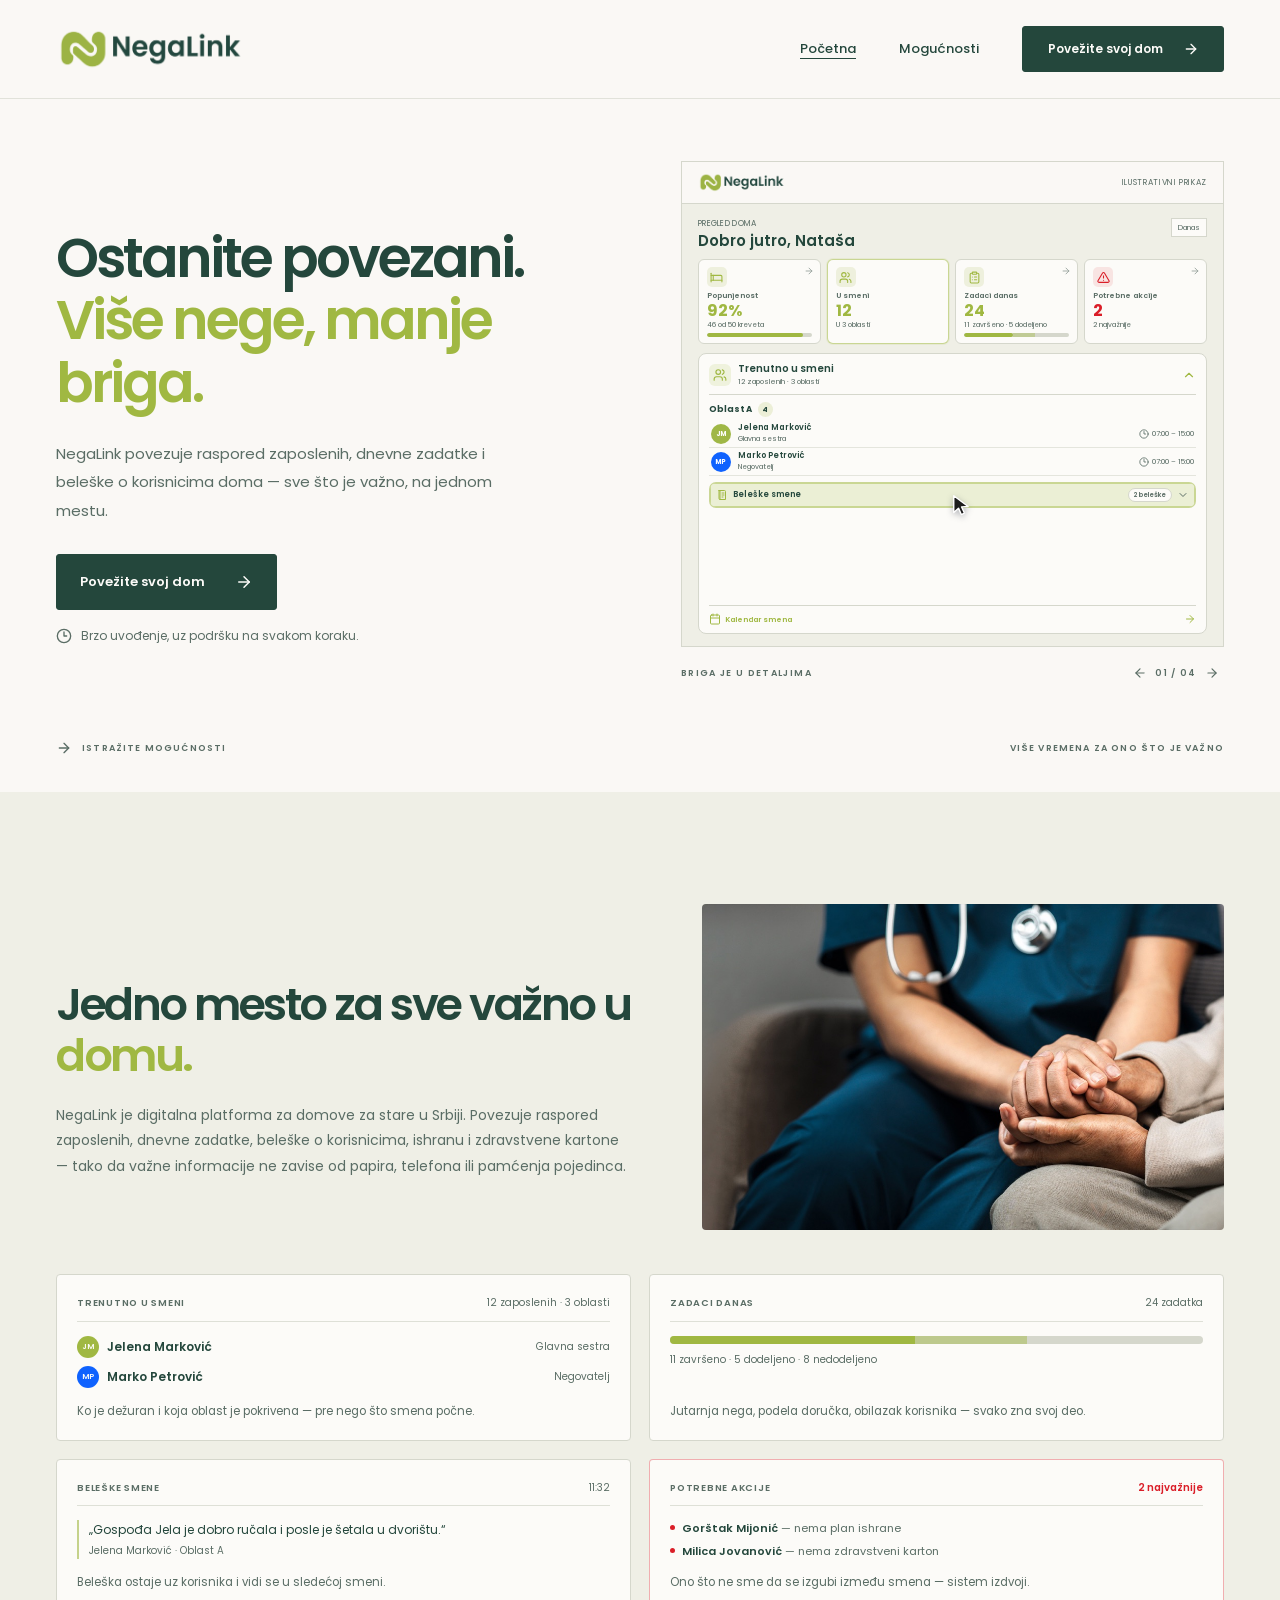
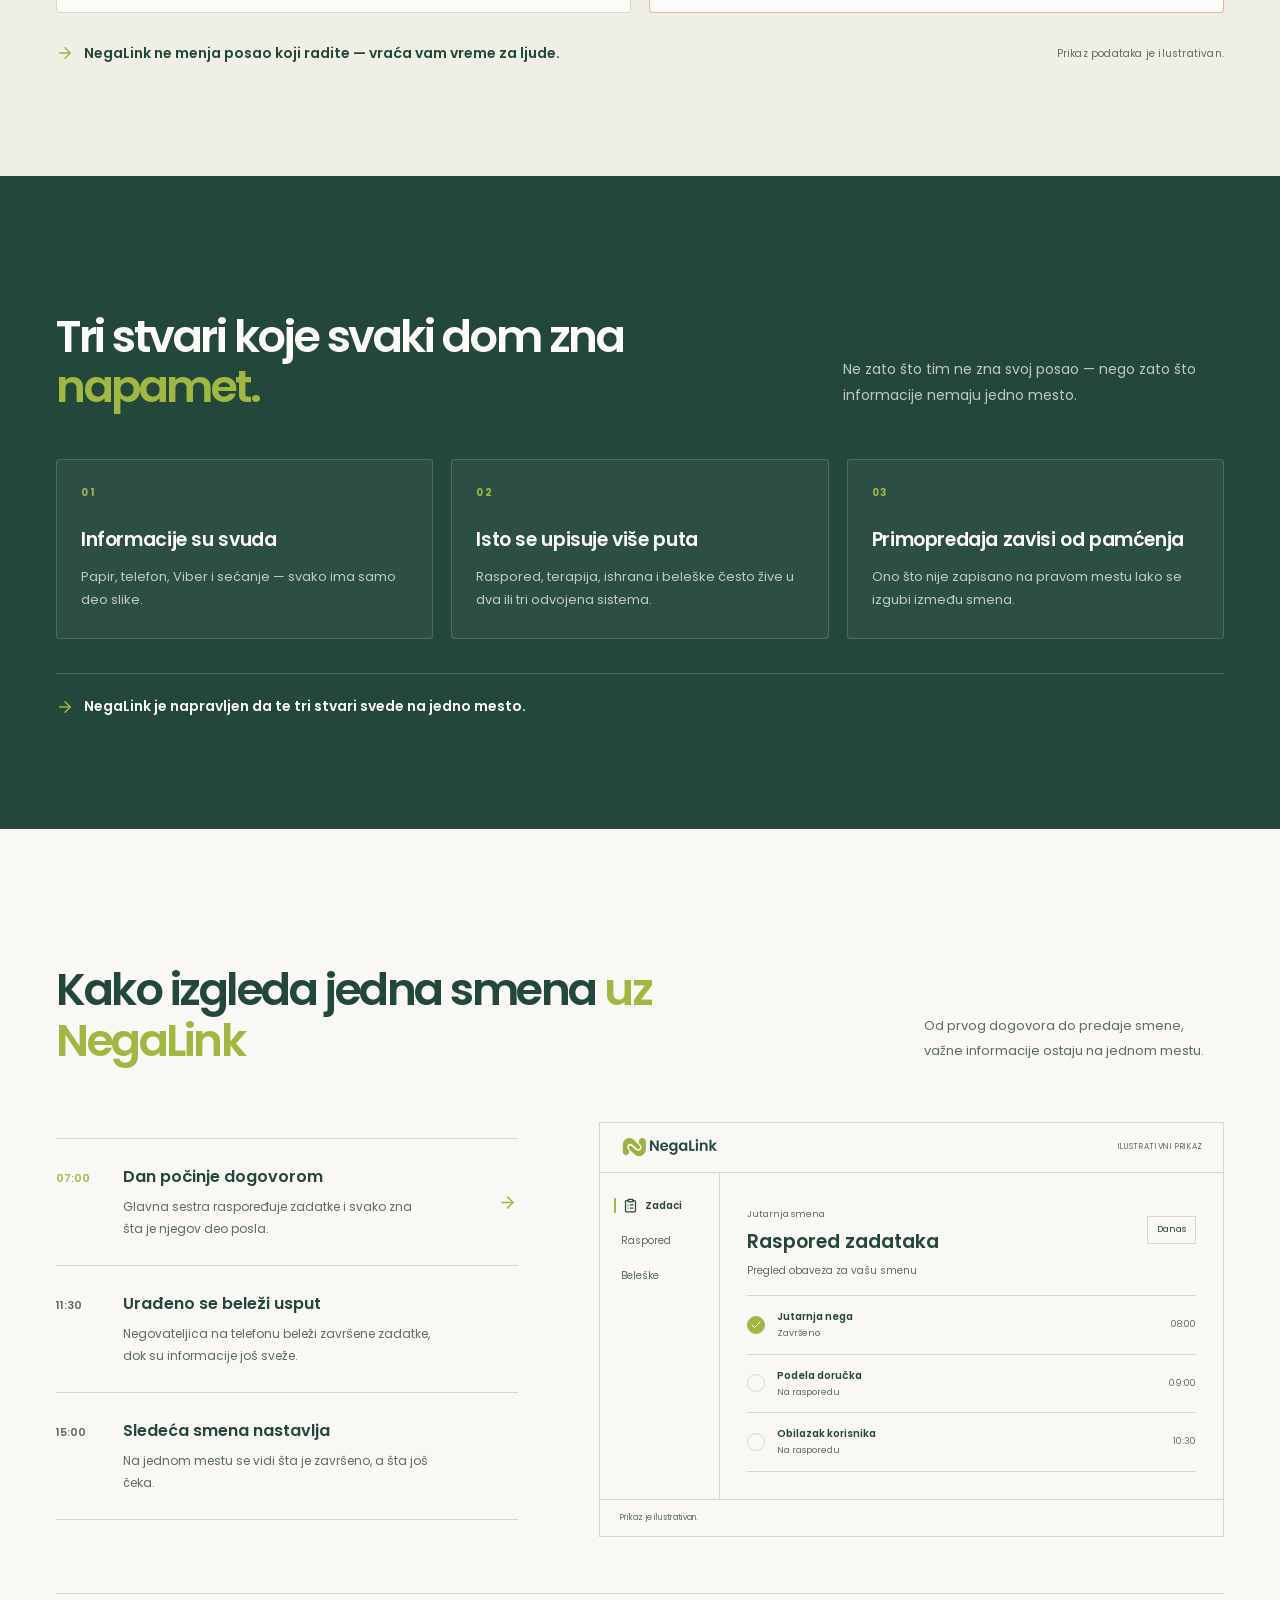
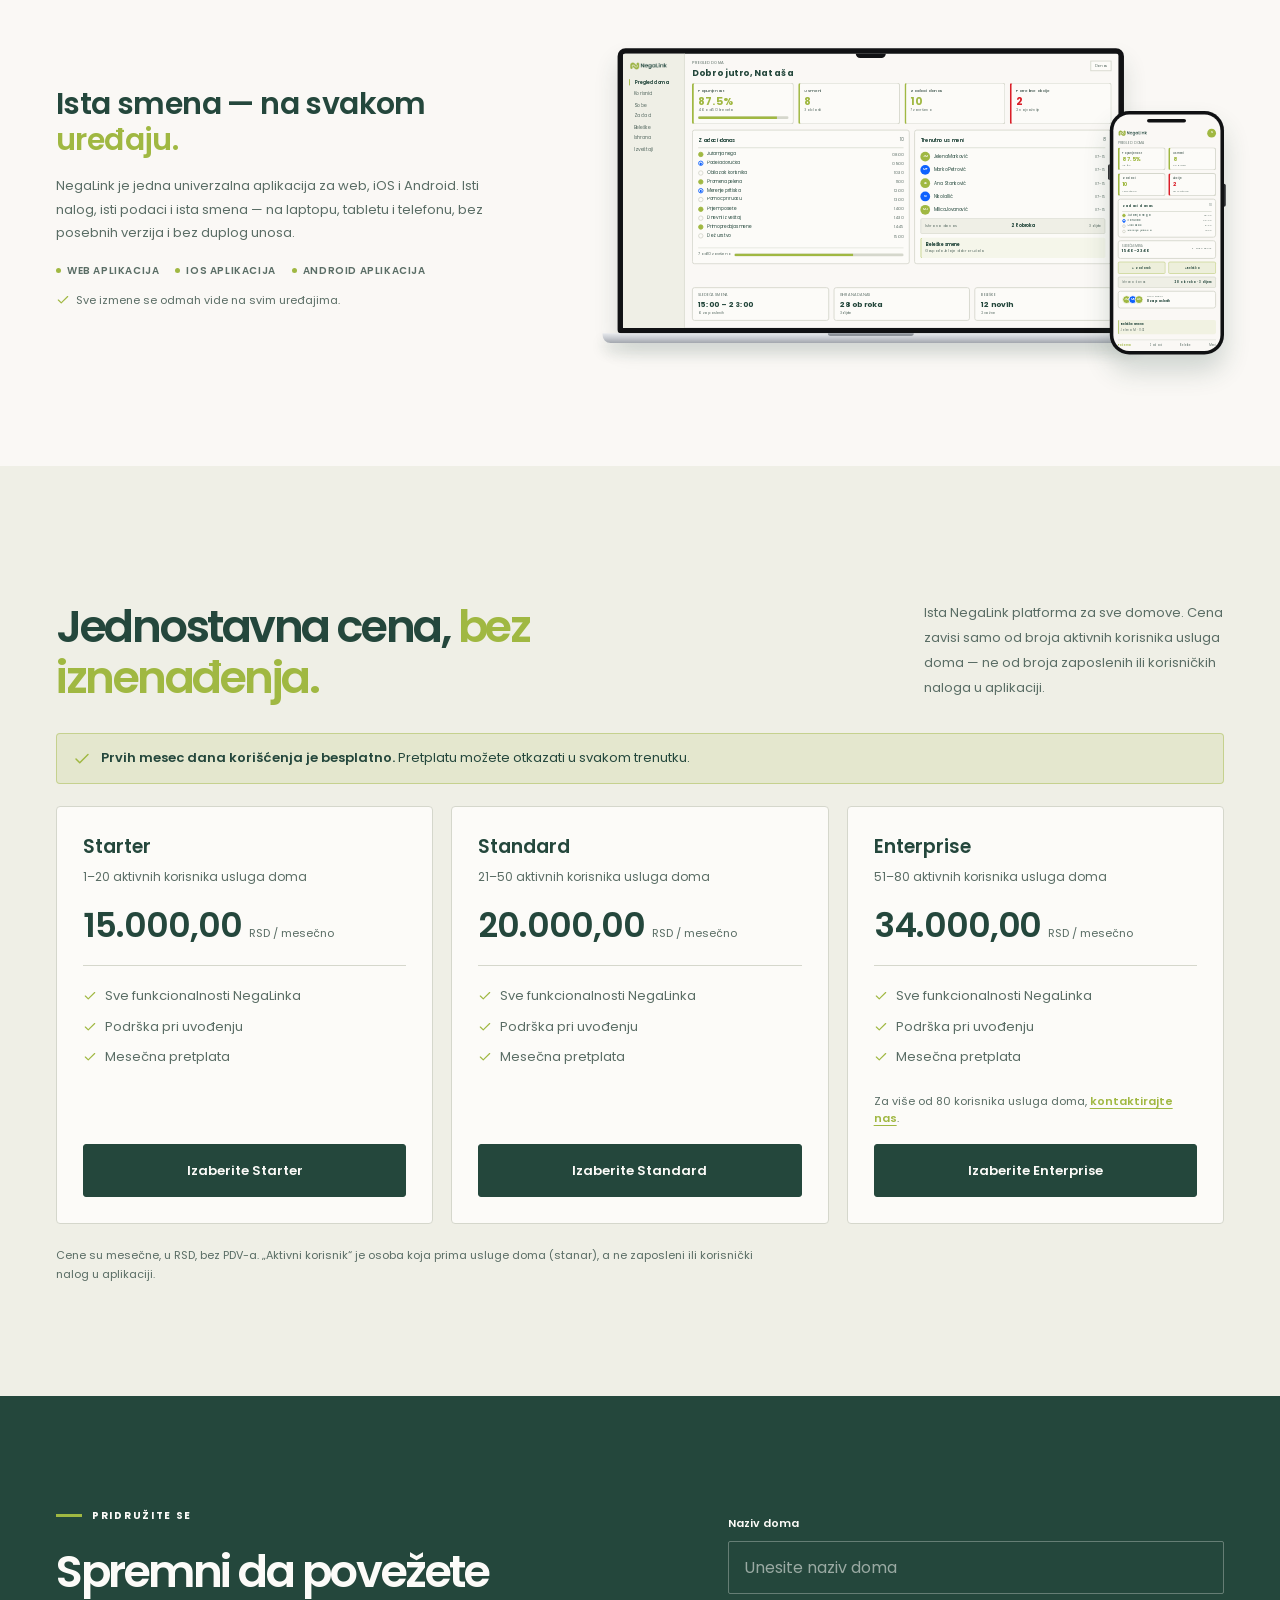
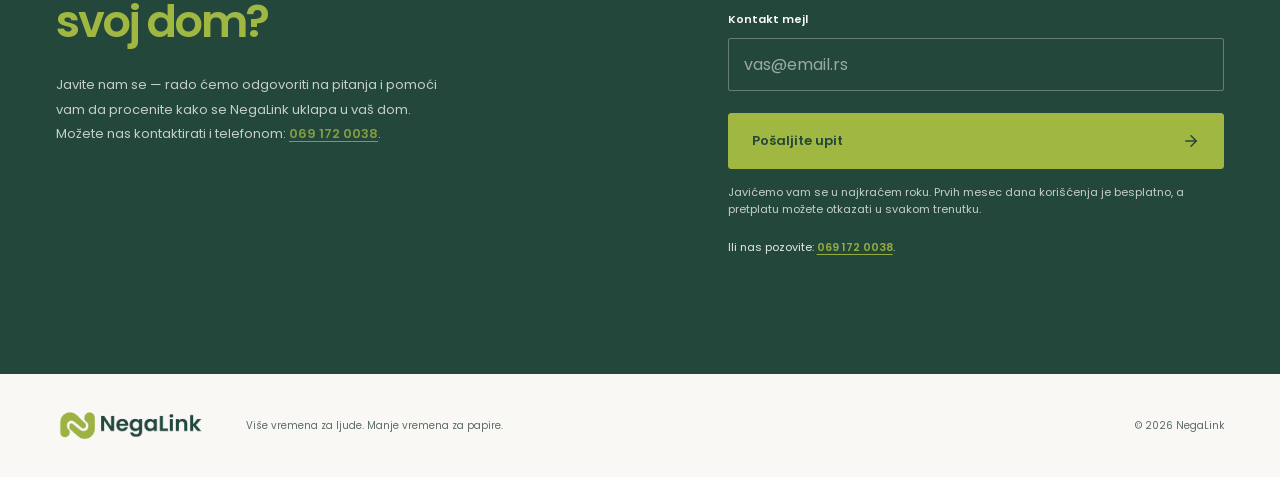
<file: index.html>
<!DOCTYPE html>
<html lang="sr-Latn">
  <head>
    <meta charset="utf-8" />
    <meta name="viewport" content="width=device-width, initial-scale=1" />
    <meta name="theme-color" content="#24473c" />
    <meta
      name="description"
      content="NegaLink povezuje raspored zaposlenih, dnevne zadatke i beleške o korisnicima doma na jednom mestu."
    />
    <meta name="robots" content="index, follow" />
    <link rel="canonical" href="https://negalink.rs/" />

    <link rel="icon" href="favicon.ico" />
    <link rel="apple-touch-icon" href="apple-touch-icon.png" />
    <link rel="manifest" href="manifest.json" />

    <meta property="og:type" content="website" />
    <meta property="og:locale" content="sr_RS" />
    <meta property="og:site_name" content="NegaLink" />
    <meta property="og:title" content="NegaLink | Više vremena za ljude" />
    <meta
      property="og:description"
      content="Organizacija rada u domovima za stare, na jednom mestu."
    />
    <meta property="og:url" content="https://negalink.rs/" />
    <meta property="og:image" content="https://negalink.rs/logo512.png" />
    <meta property="og:image:alt" content="NegaLink" />

    <meta name="twitter:card" content="summary" />
    <meta name="twitter:title" content="NegaLink | Više vremena za ljude" />
    <meta
      name="twitter:description"
      content="Organizacija rada u domovima za stare, na jednom mestu."
    />
    <meta name="twitter:image" content="https://negalink.rs/logo512.png" />

    <link rel="preconnect" href="https://fonts.googleapis.com" />
    <link rel="preconnect" href="https://fonts.gstatic.com" crossorigin />
    <link
      href="https://fonts.googleapis.com/css2?family=Poppins:wght@400;500;600;700&display=swap"
      rel="stylesheet"
    />
    <link rel="stylesheet" href="css/styles.css?v=25" />
    <link rel="stylesheet" href="css/pricing.css?v=2" />
    <link rel="stylesheet" href="css/hero-demo.css?v=3" />
    <link rel="stylesheet" href="css/admin-demo.css?v=2" />
    <link rel="stylesheet" href="css/ckiti-demo.css?v=10" />
    <link rel="stylesheet" href="css/mogucnosti.css?v=5" />

    <title>NegaLink | Više vremena za ljude</title>
  </head>
  <body>
    <!-- SVG ikone (sprite) -->
    <svg class="icon-sprite" xmlns="http://www.w3.org/2000/svg" aria-hidden="true" focusable="false">
      <symbol id="icon-arrow-right" viewBox="0 0 24 24">
        <path d="M5 12h14"></path>
        <path d="m12 5 7 7-7 7"></path>
      </symbol>
      <symbol id="icon-arrow-down" viewBox="0 0 24 24">
        <path d="M12 5v14"></path>
        <path d="m19 12-7 7-7-7"></path>
      </symbol>
      <symbol id="icon-check" viewBox="0 0 24 24">
        <path d="M20 6 9 17l-5-5"></path>
      </symbol>
      <symbol id="icon-clock" viewBox="0 0 24 24">
        <path d="M12 6v6h4"></path>
        <circle cx="12" cy="12" r="10"></circle>
      </symbol>
      <symbol id="icon-image" viewBox="0 0 24 24">
        <rect width="18" height="18" x="3" y="3" rx="2" ry="2"></rect>
        <circle cx="9" cy="9" r="2"></circle>
        <path d="m21 15-3.086-3.086a2 2 0 0 0-2.828 0L6 21"></path>
      </symbol>
      <symbol id="icon-clipboard-list" viewBox="0 0 24 24">
        <rect width="8" height="4" x="8" y="2" rx="1" ry="1"></rect>
        <path d="M16 4h2a2 2 0 0 1 2 2v14a2 2 0 0 1-2 2H6a2 2 0 0 1-2-2V6a2 2 0 0 1 2-2h2"></path>
        <path d="M12 11h4"></path>
        <path d="M12 16h4"></path>
        <path d="M8 11h.01"></path>
        <path d="M8 16h.01"></path>
      </symbol>
      <symbol id="icon-notebook" viewBox="0 0 24 24">
        <path d="M6 3h11a2 2 0 0 1 2 2v16H8a2 2 0 0 1-2-2V3Z"></path>
        <path d="M8 3v18"></path>
        <path d="M12 8h4"></path>
        <path d="M12 12h4"></path>
        <path d="M12 16h2"></path>
      </symbol>
      <symbol id="icon-users" viewBox="0 0 24 24">
        <path d="M16 21v-2a4 4 0 0 0-4-4H6a4 4 0 0 0-4 4v2"></path>
        <circle cx="9" cy="7" r="4"></circle>
        <path d="M22 21v-2a4 4 0 0 0-3-3.87"></path>
        <path d="M16 3.13a4 4 0 0 1 0 7.75"></path>
      </symbol>
      <symbol id="icon-warning" viewBox="0 0 24 24">
        <path d="M10.29 3.86 1.82 18a2 2 0 0 0 1.71 3h16.94a2 2 0 0 0 1.71-3L13.71 3.86a2 2 0 0 0-3.42 0Z"></path>
        <path d="M12 9v4"></path>
        <path d="M12 17h.01"></path>
      </symbol>
      <symbol id="icon-bed" viewBox="0 0 24 24">
        <path d="M2 4v16"></path>
        <path d="M2 8h18a2 2 0 0 1 2 2v10"></path>
        <path d="M2 17h20"></path>
        <path d="M6 8v9"></path>
      </symbol>
      <symbol id="icon-chevron-down" viewBox="0 0 24 24">
        <path d="m6 9 6 6 6-6"></path>
      </symbol>
      <symbol id="icon-calendar" viewBox="0 0 24 24">
        <rect width="18" height="18" x="3" y="4" rx="2" ry="2"></rect>
        <path d="M16 2v4"></path>
        <path d="M8 2v4"></path>
        <path d="M3 10h18"></path>
      </symbol>
      <symbol id="icon-chart-line" viewBox="0 0 24 24">
        <path d="M3 3v18h18"></path>
        <path d="m7 15 4-4 3 3 5-6"></path>
      </symbol>
      <symbol id="icon-user" viewBox="0 0 24 24">
        <path d="M19 21v-2a4 4 0 0 0-4-4H9a4 4 0 0 0-4 4v2"></path>
        <circle cx="12" cy="7" r="4"></circle>
      </symbol>
    </svg>

    <a class="skip-link" href="#main">Preskoči na sadržaj</a>

    <div class="site-shell" id="pocetak">
      <header class="site-header">
        <div class="container header-inner">
          <a class="header-brand" href="index.html" aria-label="NegaLink — početna">
            <img
              class="brand-logo logo"
              src="assets/negalink-logo.png"
              alt=""
              width="190"
              height="45"
              decoding="async"
            />
          </a>

          <nav class="header-nav" aria-label="Glavna navigacija">
            <a class="nav-link" href="index.html" aria-current="page">Početna</a>
            <a class="nav-link" href="mogucnosti.html">Mogućnosti</a>
            <a class="button button-small" href="index.html#prijava">
              Povežite svoj dom
              <svg class="icon" width="16" height="16" aria-hidden="true">
                <use href="#icon-arrow-right"></use>
              </svg>
            </a>
            <button
              class="menu-toggle"
              type="button"
              aria-label="Otvori meni"
              aria-expanded="false"
              aria-controls="mobile-nav"
            >
              <span class="menu-toggle__line"></span>
              <span class="menu-toggle__line"></span>
              <span class="menu-toggle__line"></span>
            </button>
          </nav>
        </div>

        <nav class="mobile-menu" id="mobile-nav" aria-label="Mobilna navigacija" hidden>
          <div class="container">
            <a class="mobile-menu__link" href="index.html" aria-current="page">Početna</a>
            <a class="mobile-menu__link" href="mogucnosti.html">Mogućnosti</a>
            <a class="button mobile-menu__cta" href="index.html#prijava">
              Povežite svoj dom
              <svg class="icon" width="16" height="16" aria-hidden="true">
                <use href="#icon-arrow-right"></use>
              </svg>
            </a>
          </div>
        </nav>
      </header>

      <main id="main" tabindex="-1">
        <section class="hero container" aria-labelledby="hero-title">
          <div class="hero-copy">
            <h1 id="hero-title">
              Ostanite povezani. <em>Više nege, manje briga.</em>
            </h1>

            <p class="hero-lead">
              NegaLink povezuje raspored zaposlenih, dnevne zadatke i beleške o
              korisnicima doma — sve što je važno, na jednom mestu.
            </p>

            <a class="button hero-button" href="#prijava">
              Povežite svoj dom
              <svg class="icon" width="18" height="18" aria-hidden="true">
                <use href="#icon-arrow-right"></use>
              </svg>
            </a>

            <p class="hero-note">
              <svg class="icon" width="16" height="16" aria-hidden="true">
                <use href="#icon-clock"></use>
              </svg>
              Brzo uvođenje, uz podršku na svakom koraku.
            </p>
          </div>

          <div class="hero-media">
            <div
              class="hero-carousel"
              role="region"
              aria-roledescription="carousel"
              aria-label="Ckiti — ilustrativni prikazi NegaLinka"
              data-hero-carousel
            >
              <div
                class="hero-slide is-active"
                data-hero-slide="admin"
                data-hero-label="Pregled doma"
              >
                <div
                  class="hero-demo hero-demo--admin"
                  role="group"
                  aria-label="Ilustrativni admin dashboard — pregled doma"
                  data-admin-demo
                >
                  <div class="hero-demo__bar">
                    <img
                      class="brand-logo demo-logo"
                      src="assets/negalink-logo.png"
                      alt=""
                      width="88"
                      height="21"
                      decoding="async"
                    />
                    <span>Ilustrativni prikaz</span>
                  </div>

                  <div class="admin-demo">
                    <div class="admin-demo__head">
                      <div>
                        <span class="admin-demo__eyebrow">Pregled doma</span>
                        <h3 class="admin-demo__title">Dobro jutro, Nataša</h3>
                      </div>
                      <span class="admin-demo__date">Danas</span>
                    </div>

                    <div class="admin-demo__kpis">
                      <button
                        type="button"
                        class="admin-demo__kpi admin-demo__kpi--action"
                        data-ckiti-target="stats"
                        aria-label="Prikaži statistiku doma"
                      >
                        <span class="admin-demo__kpi-icon">
                          <svg class="icon" width="13" height="13" aria-hidden="true">
                            <use href="#icon-bed"></use>
                          </svg>
                        </span>
                        <span class="admin-demo__kpi-label">Popunjenost</span>
                        <strong class="admin-demo__kpi-value">92%</strong>
                        <span class="admin-demo__kpi-sub">46 od 50 kreveta</span>
                        <span class="admin-demo__progress"><span style="width: 92%"></span></span>
                        <svg class="icon admin-demo__kpi-arrow" width="10" height="10" aria-hidden="true">
                          <use href="#icon-arrow-right"></use>
                        </svg>
                      </button>

                      <div class="admin-demo__kpi admin-demo__kpi--accent">
                        <span class="admin-demo__kpi-icon">
                          <svg class="icon" width="13" height="13" aria-hidden="true">
                            <use href="#icon-users"></use>
                          </svg>
                        </span>
                        <span class="admin-demo__kpi-label">U smeni</span>
                        <strong class="admin-demo__kpi-value">12</strong>
                        <span class="admin-demo__kpi-sub">U 3 oblasti</span>
                      </div>

                      <button
                        type="button"
                        class="admin-demo__kpi admin-demo__kpi--action"
                        data-ckiti-target="tasks"
                        aria-label="Prikaži zadatke za danas"
                      >
                        <span class="admin-demo__kpi-icon">
                          <svg class="icon" width="13" height="13" aria-hidden="true">
                            <use href="#icon-clipboard-list"></use>
                          </svg>
                        </span>
                        <span class="admin-demo__kpi-label">Zadaci danas</span>
                        <strong class="admin-demo__kpi-value">24</strong>
                        <span class="admin-demo__kpi-sub">11 završeno · 5 dodeljeno</span>
                        <span class="admin-demo__split">
                          <span class="admin-demo__split-done" style="width: 46%"></span>
                          <span class="admin-demo__split-assigned" style="width: 21%"></span>
                        </span>
                        <svg class="icon admin-demo__kpi-arrow" width="10" height="10" aria-hidden="true">
                          <use href="#icon-arrow-right"></use>
                        </svg>
                      </button>

                      <button
                        type="button"
                        class="admin-demo__kpi admin-demo__kpi--alert admin-demo__kpi--action"
                        data-ckiti-target="actions"
                        aria-label="Prikaži potrebne akcije"
                      >
                        <span class="admin-demo__kpi-icon">
                          <svg class="icon" width="13" height="13" aria-hidden="true">
                            <use href="#icon-warning"></use>
                          </svg>
                        </span>
                        <span class="admin-demo__kpi-label">Potrebne akcije</span>
                        <strong class="admin-demo__kpi-value">2</strong>
                        <span class="admin-demo__kpi-sub">2 najvažnije</span>
                        <svg class="icon admin-demo__kpi-arrow" width="10" height="10" aria-hidden="true">
                          <use href="#icon-arrow-right"></use>
                        </svg>
                      </button>
                    </div>

                    <div class="admin-demo__panel">
                      <div class="admin-demo__panel-head">
                        <span class="admin-demo__panel-icon">
                          <svg class="icon" width="14" height="14" aria-hidden="true">
                            <use href="#icon-users"></use>
                          </svg>
                        </span>
                        <div class="admin-demo__panel-title">
                          <strong>Trenutno u smeni</strong>
                          <small>12 zaposlenih · 3 oblasti</small>
                        </div>
                        <svg
                          class="icon admin-demo__chevron is-expanded"
                          width="14"
                          height="14"
                          aria-hidden="true"
                        >
                          <use href="#icon-chevron-down"></use>
                        </svg>
                      </div>

                      <div class="admin-demo__area">
                        <div class="admin-demo__area-head">
                          <strong>Oblast A</strong>
                          <span class="admin-demo__area-count">4</span>
                        </div>

                        <div class="admin-demo__employee">
                          <span class="admin-demo__avatar admin-demo__avatar--green">JM</span>
                          <span class="admin-demo__employee-text">
                            <strong>Jelena Marković</strong>
                            <small>Glavna sestra</small>
                          </span>
                          <span class="admin-demo__employee-time">
                            <svg class="icon" width="10" height="10" aria-hidden="true">
                              <use href="#icon-clock"></use>
                            </svg>
                            07:00 – 15:00
                          </span>
                        </div>

                        <div class="admin-demo__employee admin-demo__employee--secondary">
                          <span class="admin-demo__avatar admin-demo__avatar--blue">MP</span>
                          <span class="admin-demo__employee-text">
                            <strong>Marko Petrović</strong>
                            <small>Negovatelj</small>
                          </span>
                          <span class="admin-demo__employee-time">
                            <svg class="icon" width="10" height="10" aria-hidden="true">
                              <use href="#icon-clock"></use>
                            </svg>
                            07:00 – 15:00
                          </span>
                        </div>

                        <div class="admin-demo__notes" data-admin-notes>
                          <div class="admin-demo__notes-head" data-admin-notes-toggle>
                            <span class="admin-demo__notes-icon">
                              <svg class="icon" width="12" height="12" aria-hidden="true">
                                <use href="#icon-notebook"></use>
                              </svg>
                            </span>
                            <strong>Beleške smene</strong>
                            <span class="admin-demo__notes-count">2 beleške</span>
                            <svg
                              class="icon admin-demo__chevron"
                              width="12"
                              height="12"
                              aria-hidden="true"
                            >
                              <use href="#icon-chevron-down"></use>
                            </svg>
                          </div>

                          <div class="admin-demo__notes-body">
                            <div class="admin-demo__skeleton" data-admin-skeleton>
                              <span></span>
                              <span></span>
                            </div>
                            <div class="admin-demo__notes-list" data-admin-notes-list>
                              <article class="admin-demo__note" data-admin-note>
                                <div class="admin-demo__note-meta">
                                  <strong>Jelena Marković</strong>
                                  <time datetime="11:32">11:32</time>
                                </div>
                                <div class="admin-demo__note-tags">
                                  <span class="admin-demo__tag admin-demo__tag--blue">Važno</span>
                                  <span class="admin-demo__tag admin-demo__tag--resident">
                                    <svg class="icon" width="9" height="9" aria-hidden="true">
                                      <use href="#icon-user"></use>
                                    </svg>
                                    Jela M.
                                  </span>
                                </div>
                                <p>Gospođa Jela je dobro ručala i posle je šetala u dvorištu.</p>
                              </article>

                              <article class="admin-demo__note admin-demo__note--secondary">
                                <div class="admin-demo__note-meta">
                                  <strong>Marko Petrović</strong>
                                  <time datetime="09:12">09:12</time>
                                </div>
                                <div class="admin-demo__note-tags">
                                  <span class="admin-demo__tag admin-demo__tag--gray">Normalno</span>
                                </div>
                                <p>Jutarnja nega je završena, sve je u redu.</p>
                              </article>
                            </div>
                          </div>
                        </div>
                      </div>

                      <div class="admin-demo__panel-link">
                        <span>
                          <svg class="icon" width="12" height="12" aria-hidden="true">
                            <use href="#icon-calendar"></use>
                          </svg>
                          Kalendar smena
                        </span>
                        <svg class="icon" width="12" height="12" aria-hidden="true">
                          <use href="#icon-arrow-right"></use>
                        </svg>
                      </div>
                    </div>
                  </div>
                </div>
              </div>

              <div
                class="hero-slide"
                data-hero-slide="stats"
                data-hero-label="Statistika doma"
                hidden
              >
                <div
                  class="hero-demo hero-demo--ckiti"
                  role="group"
                  aria-label="Ilustrativni prikaz statistike doma"
                >
                  <div class="hero-demo__bar">
                    <img
                      class="brand-logo demo-logo"
                      src="assets/negalink-logo.png"
                      alt=""
                      width="88"
                      height="21"
                      decoding="async"
                    />
                    <span>Ilustrativni prikaz</span>
                  </div>

                  <div class="ckiti">
                    <div class="ckiti__head">
                      <div>
                        <span class="ckiti__eyebrow">Pregled doma · Statistika</span>
                        <h3 class="ckiti__title">Statistika doma</h3>
                      </div>
                      <button
                        type="button"
                        class="ckiti__back"
                        data-ckiti-target="admin"
                        aria-label="Nazad na pregled doma"
                      >
                        <svg class="icon ckiti__back-icon" width="12" height="12" aria-hidden="true">
                          <use href="#icon-arrow-right"></use>
                        </svg>
                        Pregled doma
                      </button>
                    </div>

                    <div class="ckiti-stats">
                      <div class="ckiti-rstats__hero">
                        <div class="ckiti-rstats__hero-main">
                          <span class="ckiti-rstats__hero-number">92%</span>
                          <div class="ckiti-rstats__hero-text">
                            <span class="ckiti-rstats__hero-title">Popunjenost doma</span>
                            <span class="ckiti-rstats__hero-sub">46 od 50 kreveta zauzeto</span>
                          </div>
                        </div>
                        <svg class="icon ckiti-rstats__hero-chevron" width="14" height="14" aria-hidden="true">
                          <use href="#icon-chevron-down"></use>
                        </svg>
                      </div>

                      <div class="ckiti-rstats__cards">
                        <div class="ckiti-rstats__card" style="--ckiti-delay: 0.05s">
                          <span class="ckiti-rstats__card-value">46</span>
                          <span class="ckiti-rstats__card-label">Ukupno stanara</span>
                        </div>
                        <div class="ckiti-rstats__card" style="--ckiti-delay: 0.1s">
                          <span class="ckiti-rstats__card-value">50</span>
                          <span class="ckiti-rstats__card-label">Ukupno kreveta</span>
                        </div>
                        <div class="ckiti-rstats__card" style="--ckiti-delay: 0.15s">
                          <span class="ckiti-rstats__card-value">46</span>
                          <span class="ckiti-rstats__card-label">Zauzeti kreveti</span>
                        </div>
                        <div class="ckiti-rstats__card" style="--ckiti-delay: 0.2s">
                          <span class="ckiti-rstats__card-value">4</span>
                          <span class="ckiti-rstats__card-label">Slobodni kreveti</span>
                        </div>
                      </div>

                      <div class="ckiti-rstats__charts">
                        <div class="ckiti-rstats__chart">
                          <span class="ckiti-rstats__chart-title">Popunjenost kreveta</span>
                          <div class="ckiti-rstats__donut" role="img" aria-label="Zauzeto je 46, slobodno 4 od 50 kreveta">
                            <svg viewBox="0 0 42 42" class="ckiti-rstats__donut-svg" aria-hidden="true">
                              <circle
                                class="ckiti-rstats__donut-track"
                                cx="21"
                                cy="21"
                                r="15.9155"
                                fill="none"
                                stroke-width="6.3"
                              ></circle>
                              <circle
                                class="ckiti-rstats__donut-occupied"
                                cx="21"
                                cy="21"
                                r="15.9155"
                                fill="none"
                                stroke-width="6.3"
                                pathLength="100"
                                stroke-dasharray="92 8"
                                stroke-dashoffset="0"
                                transform="rotate(-90 21 21)"
                              ></circle>
                              <circle
                                class="ckiti-rstats__donut-free"
                                cx="21"
                                cy="21"
                                r="15.9155"
                                fill="none"
                                stroke-width="6.3"
                                pathLength="100"
                                stroke-dasharray="8 92"
                                stroke-dashoffset="-92"
                                transform="rotate(-90 21 21)"
                              ></circle>
                              <text x="21" y="20.4" text-anchor="middle" class="ckiti-rstats__donut-value">92%</text>
                              <text x="21" y="24.1" text-anchor="middle" class="ckiti-rstats__donut-label">popunjeno</text>
                            </svg>
                            <ul class="ckiti-rstats__legend">
                              <li class="ckiti-rstats__legend-item">
                                <span class="ckiti-rstats__legend-dot ckiti-rstats__legend-dot--occupied"></span>
                                <span class="ckiti-rstats__legend-label">Zauzeti</span>
                                <span class="ckiti-rstats__legend-value">46 <small>(92%)</small></span>
                              </li>
                              <li class="ckiti-rstats__legend-item">
                                <span class="ckiti-rstats__legend-dot ckiti-rstats__legend-dot--free"></span>
                                <span class="ckiti-rstats__legend-label">Slobodni</span>
                                <span class="ckiti-rstats__legend-value">4 <small>(8%)</small></span>
                              </li>
                            </ul>
                          </div>
                        </div>

                        <div class="ckiti-rstats__chart ckiti-rstats__chart--mobility">
                          <span class="ckiti-rstats__chart-title">
                            Pokretljivost stanara <span class="ckiti-rstats__chart-sub">(46)</span>
                          </span>
                          <div
                            class="ckiti-rstats__columns"
                            role="img"
                            aria-label="Pokretni 30, otežano pokretni 10, nepokretni 6"
                          >
                            <div class="ckiti-rstats__column">
                              <span class="ckiti-rstats__column-value">30</span>
                              <div class="ckiti-rstats__column-track">
                                <div
                                  class="ckiti-rstats__column-bar ckiti-rstats__column-bar--green"
                                  style="--ckiti-h: 1; --ckiti-delay: 0s"
                                ></div>
                              </div>
                              <span class="ckiti-rstats__column-label">Pokretni</span>
                            </div>
                            <div class="ckiti-rstats__column">
                              <span class="ckiti-rstats__column-value">10</span>
                              <div class="ckiti-rstats__column-track">
                                <div
                                  class="ckiti-rstats__column-bar ckiti-rstats__column-bar--amber"
                                  style="--ckiti-h: 0.333; --ckiti-delay: 0.08s"
                                ></div>
                              </div>
                              <span class="ckiti-rstats__column-label">Otežano pokretni</span>
                            </div>
                            <div class="ckiti-rstats__column">
                              <span class="ckiti-rstats__column-value">6</span>
                              <div class="ckiti-rstats__column-track">
                                <div
                                  class="ckiti-rstats__column-bar ckiti-rstats__column-bar--red"
                                  style="--ckiti-h: 0.2; --ckiti-delay: 0.16s"
                                ></div>
                              </div>
                              <span class="ckiti-rstats__column-label">Nepokretni</span>
                            </div>
                          </div>
                        </div>
                      </div>

                      <div class="ckiti-rstats__more">
                        <span class="ckiti-rstats__more-label">
                          <svg class="icon" width="12" height="12" aria-hidden="true">
                            <use href="#icon-chart-line"></use>
                          </svg>
                          Statistika doma
                        </span>
                        <svg class="icon" width="12" height="12" aria-hidden="true">
                          <use href="#icon-arrow-right"></use>
                        </svg>
                      </div>
                    </div>
                  </div>
                </div>
              </div>

              <div
                class="hero-slide"
                data-hero-slide="tasks"
                data-hero-label="Zadaci danas"
                hidden
              >
                <div
                  class="hero-demo hero-demo--ckiti"
                  role="group"
                  aria-label="Ilustrativni prikaz zadataka za danas"
                >
                  <div class="hero-demo__bar">
                    <img
                      class="brand-logo demo-logo"
                      src="assets/negalink-logo.png"
                      alt=""
                      width="88"
                      height="21"
                      decoding="async"
                    />
                    <span>Ilustrativni prikaz</span>
                  </div>

                  <div class="ckiti">
                    <div class="ckiti__head">
                      <div>
                        <span class="ckiti__eyebrow">Pregled doma · Zadaci</span>
                        <h3 class="ckiti__title">Zadaci danas</h3>
                      </div>
                      <button
                        type="button"
                        class="ckiti__back"
                        data-ckiti-target="admin"
                        aria-label="Nazad na pregled doma"
                      >
                        <svg class="icon ckiti__back-icon" width="12" height="12" aria-hidden="true">
                          <use href="#icon-arrow-right"></use>
                        </svg>
                        Pregled doma
                      </button>
                    </div>

                    <div class="ckiti-tasks">
                      <div class="ckiti-tasks__summary">
                        <strong>24 zadatka</strong>
                        <span>11 završeno · 5 dodeljeno · 8 nedodeljeno</span>
                      </div>

                      <div
                        class="ckiti-tasks__bar"
                        role="img"
                        aria-label="11 završeno, 5 dodeljeno i 8 nedodeljeno od 24 zadatka"
                      >
                        <span
                          class="ckiti-tasks__seg ckiti-tasks__seg--done"
                          style="--ckiti-value: 46%; --ckiti-delay: 0s"
                        ></span>
                        <span
                          class="ckiti-tasks__seg ckiti-tasks__seg--assigned"
                          style="--ckiti-value: 21%; --ckiti-delay: 0.1s"
                        ></span>
                        <span
                          class="ckiti-tasks__seg ckiti-tasks__seg--unassigned"
                          style="--ckiti-value: 33%; --ckiti-delay: 0.2s"
                        ></span>
                      </div>

                      <div class="ckiti-tasks__legend">
                        <span><i class="ckiti-dot ckiti-dot--done"></i> Završeno 11</span>
                        <span><i class="ckiti-dot ckiti-dot--assigned"></i> Dodeljeno 5</span>
                        <span><i class="ckiti-dot ckiti-dot--unassigned"></i> Nedodeljeno 8</span>
                      </div>

                      <div class="ckiti-tasks__areas">
                        <div class="ckiti-task-area">
                          <span class="ckiti-task-area__name">Oblast A</span>
                          <span class="ckiti-task-area__track">
                            <span
                              class="ckiti-task-area__fill"
                              style="--ckiti-value: 60%; --ckiti-delay: 0.05s"
                            ></span>
                          </span>
                          <span class="ckiti-task-area__value">6 / 10</span>
                        </div>
                        <div class="ckiti-task-area">
                          <span class="ckiti-task-area__name">Oblast B</span>
                          <span class="ckiti-task-area__track">
                            <span
                              class="ckiti-task-area__fill"
                              style="--ckiti-value: 38%; --ckiti-delay: 0.15s"
                            ></span>
                          </span>
                          <span class="ckiti-task-area__value">3 / 8</span>
                        </div>
                        <div class="ckiti-task-area">
                          <span class="ckiti-task-area__name">Oblast C</span>
                          <span class="ckiti-task-area__track">
                            <span
                              class="ckiti-task-area__fill"
                              style="--ckiti-value: 33%; --ckiti-delay: 0.25s"
                            ></span>
                          </span>
                          <span class="ckiti-task-area__value">2 / 6</span>
                        </div>
                      </div>

                      <ul class="ckiti-tasks__list">
                        <li class="ckiti-task" style="--ckiti-delay: 0.05s">
                          <span class="ckiti-task__check ckiti-task__check--done">
                            <svg class="icon" width="9" height="9" aria-hidden="true">
                              <use href="#icon-check"></use>
                            </svg>
                          </span>
                          <span class="ckiti-task__text">
                            <strong>Jutarnja nega</strong>
                            <small>Oblast A · 08:00</small>
                          </span>
                          <span class="ckiti-task__status ckiti-task__status--done">Završeno</span>
                        </li>
                        <li class="ckiti-task" style="--ckiti-delay: 0.15s">
                          <span class="ckiti-task__check ckiti-task__check--progress"></span>
                          <span class="ckiti-task__text">
                            <strong>Podela doručka</strong>
                            <small>Oblast B · 09:00</small>
                          </span>
                          <span class="ckiti-task__status ckiti-task__status--progress">U toku</span>
                        </li>
                        <li class="ckiti-task" style="--ckiti-delay: 0.25s">
                          <span class="ckiti-task__check ckiti-task__check--scheduled"></span>
                          <span class="ckiti-task__text">
                            <strong>Obilazak korisnika</strong>
                            <small>Oblast A · 10:30</small>
                          </span>
                          <span class="ckiti-task__status ckiti-task__status--scheduled">Na rasporedu</span>
                        </li>
                        <li class="ckiti-task" style="--ckiti-delay: 0.35s">
                          <span class="ckiti-task__check ckiti-task__check--assigned"></span>
                          <span class="ckiti-task__text">
                            <strong>Unos beleške</strong>
                            <small>Oblast C · 11:30</small>
                          </span>
                          <span class="ckiti-task__status ckiti-task__status--assigned">Dodeljeno</span>
                        </li>
                      </ul>
                    </div>
                  </div>
                </div>
              </div>

              <div
                class="hero-slide"
                data-hero-slide="actions"
                data-hero-label="Potrebne akcije"
                hidden
              >
                <div
                  class="hero-demo hero-demo--ckiti"
                  role="group"
                  aria-label="Ilustrativni prikaz potrebnih akcija"
                >
                  <div class="hero-demo__bar">
                    <img
                      class="brand-logo demo-logo"
                      src="assets/negalink-logo.png"
                      alt=""
                      width="88"
                      height="21"
                      decoding="async"
                    />
                    <span>Ilustrativni prikaz</span>
                  </div>

                  <div class="ckiti">
                    <div class="ckiti__head">
                      <div>
                        <span class="ckiti__eyebrow">Pregled doma · Akcije</span>
                        <h3 class="ckiti__title">Potrebne akcije</h3>
                      </div>
                      <button
                        type="button"
                        class="ckiti__back"
                        data-ckiti-target="admin"
                        aria-label="Nazad na pregled doma"
                      >
                        <svg class="icon ckiti__back-icon" width="12" height="12" aria-hidden="true">
                          <use href="#icon-arrow-right"></use>
                        </svg>
                        Pregled doma
                      </button>
                    </div>

                    <div class="ckiti-actions">
                      <div class="ckiti-actions__summary">
                        <strong>2 akcije</strong>
                        <span>2 najvažnije</span>
                      </div>

                      <div class="ckiti-action ckiti-action--critical" style="--ckiti-delay: 0.05s">
                        <span class="ckiti-action__icon">
                          <svg class="icon" width="15" height="15" aria-hidden="true">
                            <use href="#icon-warning"></use>
                          </svg>
                        </span>
                        <div class="ckiti-action__body">
                          <div class="ckiti-action__top">
                            <strong>Dodeliti plan ishrane</strong>
                            <span class="ckiti-action__tag ckiti-action__tag--critical">Najvažnija</span>
                          </div>
                          <span class="ckiti-action__meta">
                            <svg class="icon" width="9" height="9" aria-hidden="true">
                              <use href="#icon-user"></use>
                            </svg>
                            Gorštak Mijonić
                          </span>
                          <span class="ckiti-action__reason">
                            Korisnik nema dodeljenu ishranu
                          </span>
                        </div>
                        <span class="ckiti-action__link">
                          Dodeli ishranu
                          <svg class="icon" width="10" height="10" aria-hidden="true">
                            <use href="#icon-arrow-right"></use>
                          </svg>
                        </span>
                      </div>

                      <div class="ckiti-action ckiti-action--critical" style="--ckiti-delay: 0.15s">
                        <span class="ckiti-action__icon">
                          <svg class="icon" width="15" height="15" aria-hidden="true">
                            <use href="#icon-notebook"></use>
                          </svg>
                        </span>
                        <div class="ckiti-action__body">
                          <div class="ckiti-action__top">
                            <strong>Kreirati zdravstveni karton</strong>
                            <span class="ckiti-action__tag ckiti-action__tag--critical">Najvažnija</span>
                          </div>
                          <span class="ckiti-action__meta">
                            <svg class="icon" width="9" height="9" aria-hidden="true">
                              <use href="#icon-user"></use>
                            </svg>
                            Milica Jovanović
                          </span>
                          <span class="ckiti-action__reason">
                            Korisnik nema napravljen zdravstveni karton
                          </span>
                        </div>
                        <span class="ckiti-action__link">
                          Kreiraj karton
                          <svg class="icon" width="10" height="10" aria-hidden="true">
                            <use href="#icon-arrow-right"></use>
                          </svg>
                        </span>
                      </div>
                    </div>
                  </div>
                </div>
              </div>

              <!-- Rezervni prikaz van Ckiti carousel-a: dodavanje beleške. -->
              <div class="hero-slide" hidden>
                <div
                  class="hero-demo"
                  role="img"
                  aria-label="Ilustrativni prikaz dodavanja beleške smene u aplikaciji NegaLink"
                  data-hero-demo
                >
              <div class="hero-demo__bar">
                <img
                  class="brand-logo demo-logo"
                  src="assets/negalink-logo.png"
                  alt=""
                  width="88"
                  height="21"
                  decoding="async"
                />
                <span>Ilustrativni prikaz</span>
              </div>

              <div class="hero-demo__body">
                <div class="hero-demo__side">
                  <span class="hero-demo__side-item">Zadaci</span>
                  <span class="hero-demo__side-item">Raspored</span>
                  <span class="hero-demo__side-item is-active">
                    <svg class="icon" width="14" height="14" aria-hidden="true">
                      <use href="#icon-notebook"></use>
                    </svg>
                    Beleške
                  </span>
                </div>

                <div class="hero-demo__main">
                  <div class="hero-demo__head">
                    <div>
                      <span class="hero-demo__eyebrow">Jutarnja smena · Oblast A</span>
                      <h3 class="hero-demo__title">
                        Beleške smene
                        <span class="hero-demo__count" data-note-count>1</span>
                      </h3>
                    </div>
                    <span class="hero-demo__clock">11:32</span>
                  </div>

                  <ul class="hero-demo__notes">
                    <li class="hero-demo__note hero-demo__note--new" data-new-note>
                      <span class="hero-demo__note-meta">
                        <strong>Jelena M.</strong>
                        <time datetime="11:32">11:32</time>
                      </span>
                      <span class="hero-demo__note-text" data-note-text>
                        Gospođa Jela je dobro ručala i posle je šetala u dvorištu.
                      </span>
                      <span class="hero-demo__tag">Normalno</span>
                    </li>
                    <li class="hero-demo__note hero-demo__note--existing">
                      <span class="hero-demo__note-meta">
                        <strong>Marko P.</strong>
                        <time datetime="09:12">09:12</time>
                      </span>
                      <span class="hero-demo__note-text">
                        Jutarnja nega je završena, sve je u redu.
                      </span>
                    </li>
                  </ul>

                  <div class="hero-demo__composer">
                    <div class="hero-demo__field">
                      <span class="hero-demo__placeholder">
                        Dodajte belešku za sledeću smenu…
                      </span>
                      <span class="hero-demo__typed" data-typed-text></span>
                      <span class="hero-demo__caret" aria-hidden="true"></span>
                    </div>
                    <div class="hero-demo__composer-row">
                      <span class="hero-demo__severity">Normalno</span>
                      <span class="hero-demo__send" data-send-button>
                        <span class="hero-demo__send-label">Dodaj belešku</span>
                        <span class="hero-demo__send-done">
                          <svg class="icon" width="10" height="10" aria-hidden="true">
                            <use href="#icon-check"></use>
                          </svg>
                          Dodato
                        </span>
                        <svg
                          class="icon hero-demo__send-arrow"
                          width="12"
                          height="12"
                          aria-hidden="true"
                        >
                          <use href="#icon-arrow-right"></use>
                        </svg>
                      </span>
                    </div>
                  </div>
                </div>
              </div>
            </div>
              </div>

              <div class="hero-caption">
                <span>Briga je u detaljima</span>
                <span class="hero-pager">
                  <button
                    type="button"
                    class="hero-pager__btn hero-pager__btn--prev"
                    data-hero-prev
                    aria-label="Prethodni prikaz"
                  >
                    <svg class="icon" width="14" height="14" aria-hidden="true">
                      <use href="#icon-arrow-right"></use>
                    </svg>
                  </button>
                  <span class="hero-pager__count" data-hero-counter>01 / 04</span>
                  <button
                    type="button"
                    class="hero-pager__btn"
                    data-hero-next
                    aria-label="Sledeći prikaz"
                  >
                    <svg class="icon" width="14" height="14" aria-hidden="true">
                      <use href="#icon-arrow-right"></use>
                    </svg>
                  </button>
                </span>
              </div>
              <div class="ckiti-cursor" data-ckiti-cursor aria-hidden="true">
                <svg
                  class="ckiti-cursor__arrow"
                  width="22"
                  height="22"
                  viewBox="0 0 22 22"
                  fill="none"
                  focusable="false"
                  aria-hidden="true"
                >
                  <path
                    d="M0.75 0.75 L0.75 17.6 L5.5 13.15 L8.35 19.55 L11.45 18.2 L8.6 11.9 L15.1 11.45 Z"
                    fill="#1c1c1c"
                    stroke="#ffffff"
                    stroke-width="1.4"
                    stroke-linejoin="round"
                  />
                </svg>
                <span class="ckiti-cursor__ring"></span>
              </div>
              <span class="visually-hidden" data-hero-live aria-live="polite"></span>
            </div>
          </div>
        </section>

        <div class="hero-bottom container">
          <a href="mogucnosti.html">
            <svg class="icon" width="16" height="16" aria-hidden="true">
              <use href="#icon-arrow-right"></use>
            </svg>
            Istražite mogućnosti
          </a>
          <span>Više vremena za ono što je važno</span>
        </div>

        <section id="sta-je-negalink" class="about section-pad" aria-labelledby="about-title">
          <div class="container">
            <div class="about__head">
              <div class="about__intro">
                <h2 class="section-title" id="about-title">
                  Jedno mesto za sve važno u <em>domu.</em>
                </h2>
                <p class="about__lead">
                  NegaLink je digitalna platforma za domove za stare u Srbiji.
                  Povezuje raspored zaposlenih, dnevne zadatke, beleške o
                  korisnicima, ishranu i zdravstvene kartone — tako da važne
                  informacije ne zavise od papira, telefona ili pamćenja
                  pojedinca.
                </p>
              </div>
              <figure class="about__media">
                <img
                  src="assets/nega-poverenje.jpg"
                  alt="Negovateljica drži ruke starije korisnice — nega i poverenje"
                  width="1600"
                  height="640"
                  loading="lazy"
                  decoding="async"
                />
              </figure>
            </div>

            <div class="about__grid">
              <article class="about-card">
                <div class="about-card__head">
                  <span class="about-card__label">Trenutno u smeni</span>
                  <span class="about-card__meta">12 zaposlenih · 3 oblasti</span>
                </div>
                <ul class="about-shift">
                  <li class="about-shift__row">
                    <span class="about-avatar about-avatar--green">JM</span>
                    <span class="about-shift__name">Jelena Marković</span>
                    <span class="about-shift__role">Glavna sestra</span>
                  </li>
                  <li class="about-shift__row">
                    <span class="about-avatar about-avatar--blue">MP</span>
                    <span class="about-shift__name">Marko Petrović</span>
                    <span class="about-shift__role">Negovatelj</span>
                  </li>
                </ul>
                <p class="about-card__note">
                  Ko je dežuran i koja oblast je pokrivena — pre nego što smena
                  počne.
                </p>
              </article>

              <article class="about-card">
                <div class="about-card__head">
                  <span class="about-card__label">Zadaci danas</span>
                  <span class="about-card__meta">24 zadatka</span>
                </div>
                <div class="about-tasks">
                  <span class="about-tasks__bar" aria-hidden="true">
                    <span class="about-tasks__done" style="width: 46%"></span>
                    <span class="about-tasks__assigned" style="width: 21%"></span>
                  </span>
                  <span class="about-tasks__legend">
                    11 završeno · 5 dodeljeno · 8 nedodeljeno
                  </span>
                </div>
                <p class="about-card__note">
                  Jutarnja nega, podela doručka, obilazak korisnika — svako zna
                  svoj deo.
                </p>
              </article>

              <article class="about-card">
                <div class="about-card__head">
                  <span class="about-card__label">Beleške smene</span>
                  <span class="about-card__meta">11:32</span>
                </div>
                <blockquote class="about-note">
                  „Gospođa Jela je dobro ručala i posle je šetala u dvorištu.“
                  <cite>Jelena Marković · Oblast A</cite>
                </blockquote>
                <p class="about-card__note">
                  Beleška ostaje uz korisnika i vidi se u sledećoj smeni.
                </p>
              </article>

              <article class="about-card about-card--alert">
                <div class="about-card__head">
                  <span class="about-card__label">Potrebne akcije</span>
                  <span class="about-card__meta about-card__meta--alert">
                    2 najvažnije
                  </span>
                </div>
                <ul class="about-actions">
                  <li>
                    <strong>Gorštak Mijonić</strong> — nema plan ishrane
                  </li>
                  <li>
                    <strong>Milica Jovanović</strong> — nema zdravstveni karton
                  </li>
                </ul>
                <p class="about-card__note">
                  Ono što ne sme da se izgubi između smena — sistem izdvoji.
                </p>
              </article>
            </div>

            <div class="about__foot">
              <p class="about__closing">
                <svg class="icon" width="18" height="18" aria-hidden="true">
                  <use href="#icon-arrow-right"></use>
                </svg>
                <span>
                  NegaLink ne menja posao koji radite — vraća vam vreme za ljude.
                </span>
              </p>
              <span class="about__disclaimer">Prikaz podataka je ilustrativan.</span>
            </div>
          </div>
        </section>

        <section id="pre-negalinka" class="friction section-pad" aria-labelledby="friction-title">
          <div class="container">
            <div class="friction__head">
              <div>
                <h2 class="section-title" id="friction-title">
                  Tri stvari koje svaki dom zna <em>napamet.</em>
                </h2>
              </div>
              <p class="friction__lead">
                Ne zato što tim ne zna svoj posao — nego zato što informacije
                nemaju jedno mesto.
              </p>
            </div>

            <div class="friction__grid">
              <article class="friction-card">
                <span class="friction-card__number" aria-hidden="true">01</span>
                <h3>Informacije su svuda</h3>
                <p>
                  Papir, telefon, Viber i sećanje — svako ima samo deo slike.
                </p>
              </article>

              <article class="friction-card">
                <span class="friction-card__number" aria-hidden="true">02</span>
                <h3>Isto se upisuje više puta</h3>
                <p>
                  Raspored, terapija, ishrana i beleške često žive u dva ili tri
                  odvojena sistema.
                </p>
              </article>

              <article class="friction-card">
                <span class="friction-card__number" aria-hidden="true">03</span>
                <h3>Primopredaja zavisi od pamćenja</h3>
                <p>
                  Ono što nije zapisano na pravom mestu lako se izgubi između
                  smena.
                </p>
              </article>
            </div>

            <p class="friction__closing">
              <svg class="icon" width="18" height="18" aria-hidden="true">
                <use href="#icon-arrow-right"></use>
              </svg>
              <span>
                NegaLink je napravljen da te tri stvari svede na jedno mesto.
              </span>
            </p>
          </div>
        </section>

        <section
          id="kako-funkcionise"
          class="shift section-pad"
          aria-labelledby="shift-title"
        >
          <div class="container">
            <div class="section-intro">
              <div>
                <h2 class="section-title" id="shift-title">
                  Kako izgleda jedna smena <em>uz NegaLink</em>
                </h2>
              </div>
              <p>
                Od prvog dogovora do predaje smene, važne informacije ostaju na
                jednom mestu.
              </p>
            </div>

            <div class="shift-layout">
              <div class="moments">
                <div class="moment-wrap">
                  <button
                    type="button"
                    class="moment is-active"
                    data-demo="dogovor"
                    aria-pressed="true"
                  >
                    <span class="moment-time">07:00</span>
                    <span class="moment-copy">
                      <strong>Dan počinje dogovorom</strong>
                      <span>
                        Glavna sestra raspoređuje zadatke i svako zna šta je
                        njegov deo posla.
                      </span>
                    </span>
                    <svg class="icon moment-arrow" width="19" height="19" aria-hidden="true">
                      <use href="#icon-arrow-right"></use>
                    </svg>
                  </button>

                  <div class="mobile-demo">
                    <div
                      class="demo-screen"
                      role="group"
                      aria-label="Ilustrativni prikaz: Raspored zadataka"
                    >
                      <div class="demo-bar">
                        <img
                          class="brand-logo demo-logo"
                          src="assets/negalink-logo.png"
                          alt=""
                          width="100"
                          height="24"
                          decoding="async"
                        />
                        <span>Ilustrativni prikaz</span>
                      </div>

                      <div class="demo-content">
                        <div class="demo-side">
                          <span class="demo-side-active">
                            <svg class="icon" width="15" height="15" aria-hidden="true">
                              <use href="#icon-clipboard-list"></use>
                            </svg>
                            Zadaci
                          </span>
                          <span>Raspored</span>
                          <span>Beleške</span>
                        </div>

                        <div class="demo-main">
                          <div class="demo-top">
                            <div>
                              <span class="demo-eyebrow">Jutarnja smena</span>
                              <h3>Raspored zadataka</h3>
                            </div>
                            <span class="demo-date">Danas</span>
                          </div>

                          <p class="demo-subtitle">
                            Pregled obaveza za vašu smenu
                          </p>

                          <div class="demo-list">
                            <div class="demo-task">
                              <span class="demo-check checked">
                                <svg class="icon" width="12" height="12" aria-hidden="true">
                                  <use href="#icon-check"></use>
                                </svg>
                              </span>
                              <span>
                                <strong>Jutarnja nega</strong>
                                <small>Završeno</small>
                              </span>
                              <span class="task-time">08:00</span>
                            </div>

                            <div class="demo-task">
                              <span class="demo-check"></span>
                              <span>
                                <strong>Podela doručka</strong>
                                <small>Na rasporedu</small>
                              </span>
                              <span class="task-time">09:00</span>
                            </div>

                            <div class="demo-task">
                              <span class="demo-check"></span>
                              <span>
                                <strong>Obilazak korisnika</strong>
                                <small>Na rasporedu</small>
                              </span>
                              <span class="task-time">10:30</span>
                            </div>
                          </div>
                        </div>
                      </div>

                      <div class="demo-disclaimer">
                        Prikaz je ilustrativan.
                      </div>
                    </div>
                  </div>
                </div>
                <div class="moment-wrap">
                  <button
                    type="button"
                    class="moment"
                    data-demo="belezenje"
                    aria-pressed="false"
                  >
                    <span class="moment-time">11:30</span>
                    <span class="moment-copy">
                      <strong>Urađeno se beleži usput</strong>
                      <span>
                        Negovateljica na telefonu beleži završene zadatke, dok su
                        informacije još sveže.
                      </span>
                    </span>
                    <svg class="icon moment-arrow" width="19" height="19" aria-hidden="true">
                      <use href="#icon-arrow-right"></use>
                    </svg>
                  </button>

                  <div class="mobile-demo">
                    <div
                      class="demo-screen"
                      role="group"
                      aria-label="Ilustrativni prikaz: Moji zadaci"
                    >
                      <div class="demo-bar">
                        <img
                          class="brand-logo demo-logo"
                          src="assets/negalink-logo.png"
                          alt=""
                          width="100"
                          height="24"
                          decoding="async"
                        />
                        <span>Ilustrativni prikaz</span>
                      </div>

                      <div class="demo-content">
                        <div class="demo-side demo-side--tabs" role="group" aria-label="Prikazi unutar smene">
                          <button type="button" class="demo-side-item is-active" data-shift-view="zadaci" aria-pressed="true">
                            <svg class="icon" width="15" height="15" aria-hidden="true">
                              <use href="#icon-clipboard-list"></use>
                            </svg>
                            <span>Zadaci</span>
                          </button>
                          <button type="button" class="demo-side-item" data-shift-view="raspored" aria-pressed="false">
                            <svg class="icon" width="15" height="15" aria-hidden="true">
                              <use href="#icon-calendar"></use>
                            </svg>
                            <span>Raspored</span>
                          </button>
                          <button type="button" class="demo-side-item" data-shift-view="beleske" aria-pressed="false">
                            <svg class="icon" width="15" height="15" aria-hidden="true">
                              <use href="#icon-notebook"></use>
                            </svg>
                            <span>Beleške</span>
                          </button>
                        </div>

                        <div class="demo-main">
                        <div class="demo-view is-active" data-shift-panel="zadaci">
                          <div class="demo-top">
                            <div>
                              <span class="demo-eyebrow">Danas</span>
                              <h3>Moji zadaci</h3>
                            </div>
                            <span class="demo-date">Danas</span>
                          </div>

                          <p class="demo-subtitle">
                            Pregled obaveza za vašu smenu
                          </p>

                          <div class="demo-list">
                            <div class="demo-task">
                              <span class="demo-check checked">
                                <svg class="icon" width="12" height="12" aria-hidden="true">
                                  <use href="#icon-check"></use>
                                </svg>
                              </span>
                              <span>
                                <strong>Jutarnja nega</strong>
                                <small>Završeno</small>
                              </span>
                              <span class="task-time">08:00</span>
                            </div>

                            <div class="demo-task">
                              <span class="demo-check"></span>
                              <span>
                                <strong>Podela doručka</strong>
                                <small>Na rasporedu</small>
                              </span>
                              <span class="task-time">09:00</span>
                            </div>

                            <div class="demo-task">
                              <span class="demo-check"></span>
                              <span>
                                <strong>Uneti belešku</strong>
                                <small>Na rasporedu</small>
                              </span>
                              <span class="task-time">10:30</span>
                            </div>
                          </div>
                        </div>

                        <div class="demo-view" data-shift-panel="raspored" hidden>
                          <div class="demo-top">
                            <div>
                              <span class="demo-eyebrow">Moj raspored</span>
                              <h3>Novembar 2026</h3>
                            </div>
                            <span class="demo-date">Danas</span>
                          </div>

                          <div class="demo-cal" aria-label="Kalendar smena za novembar 2026">
                            <div class="demo-cal__weekdays" aria-hidden="true">
                              <span>Pon</span>
                              <span>Uto</span>
                              <span>Sre</span>
                              <span>Čet</span>
                              <span>Pet</span>
                              <span>Sub</span>
                              <span>Ned</span>
                            </div>
                            <div class="demo-cal__grid" aria-hidden="true">
                              <span class="demo-cal__day is-empty"></span>
                              <span class="demo-cal__day is-empty"></span>
                              <span class="demo-cal__day is-empty"></span>
                              <span class="demo-cal__day is-empty"></span>
                              <span class="demo-cal__day is-empty"></span>
                              <span class="demo-cal__day is-empty"></span>
                              <span class="demo-cal__day">1</span>
                              <span class="demo-cal__day">2</span>
                              <span class="demo-cal__day is-shift">3</span>
                              <span class="demo-cal__day">4</span>
                              <span class="demo-cal__day">5</span>
                              <span class="demo-cal__day">6</span>
                              <span class="demo-cal__day is-shift">7</span>
                              <span class="demo-cal__day">8</span>
                              <span class="demo-cal__day">9</span>
                              <span class="demo-cal__day">10</span>
                              <span class="demo-cal__day is-shift">11</span>
                              <span class="demo-cal__day">12</span>
                              <span class="demo-cal__day">13</span>
                              <span class="demo-cal__day is-shift">14</span>
                              <span class="demo-cal__day">15</span>
                              <span class="demo-cal__day">16</span>
                              <span class="demo-cal__day">17</span>
                              <span class="demo-cal__day is-shift">18</span>
                              <span class="demo-cal__day">19</span>
                              <span class="demo-cal__day">20</span>
                              <span class="demo-cal__day is-shift">21</span>
                              <span class="demo-cal__day">22</span>
                              <span class="demo-cal__day">23</span>
                              <span class="demo-cal__day is-shift is-today">24</span>
                              <span class="demo-cal__day">25</span>
                              <span class="demo-cal__day">26</span>
                              <span class="demo-cal__day">27</span>
                              <span class="demo-cal__day is-shift">28</span>
                              <span class="demo-cal__day">29</span>
                              <span class="demo-cal__day">30</span>
                            </div>
                          </div>

                          <div class="demo-cal__legend">
                            <span><span class="demo-cal__dot"></span>Radni dan</span>
                            <span><span class="demo-cal__ring"></span>Danas</span>
                          </div>
                          <p class="demo-cal__info">24.11. · 07:00–15:00 · Oblast A</p>
                        </div>

                        <div class="demo-view" data-shift-panel="beleske" hidden>
                          <div class="demo-top">
                            <div>
                              <span class="demo-eyebrow">Danas</span>
                              <h3>Beleške smene</h3>
                            </div>
                            <span class="demo-date">2 beleške</span>
                          </div>

                          <p class="demo-subtitle">Zabeleženo tokom smene</p>

                          <div class="demo-notes">
                            <article class="demo-note">
                              <div class="demo-note__head">
                                <strong>Jelena Marković</strong>
                                <span>11:12</span>
                              </div>
                              <div class="demo-note__tags">
                                <span class="demo-tag demo-tag--important">Važno</span>
                                <span class="demo-tag demo-tag--resident">Jelena M.</span>
                              </div>
                              <p>Gospođa je dobro raspoložena i popila je svu terapiju.</p>
                            </article>

                            <article class="demo-note">
                              <div class="demo-note__head">
                                <strong>Marko Petrović</strong>
                                <span>09:12</span>
                              </div>
                              <div class="demo-note__tags">
                                <span class="demo-tag demo-tag--normal">Normalno</span>
                                <span class="demo-tag demo-tag--resident">Marko P.</span>
                              </div>
                              <p>Jutarnja nega je završena, sve je u redu.</p>
                            </article>
                          </div>
                        </div>
                      </div>
                      </div>

                      <div class="demo-disclaimer">
                        Prikaz je ilustrativan.
                      </div>
                    </div>
                  </div>
                </div>
                <div class="moment-wrap">
                  <button
                    type="button"
                    class="moment"
                    data-demo="primopredaja"
                    aria-pressed="false"
                  >
                    <span class="moment-time">15:00</span>
                    <span class="moment-copy">
                      <strong>Sledeća smena nastavlja</strong>
                      <span>
                        Na jednom mestu se vidi šta je završeno, a šta još čeka.
                      </span>
                    </span>
                    <svg class="icon moment-arrow" width="19" height="19" aria-hidden="true">
                      <use href="#icon-arrow-right"></use>
                    </svg>
                  </button>

                  <div class="mobile-demo">
                    <div
                      class="demo-screen"
                      role="group"
                      aria-label="Ilustrativni prikaz: Primopredaja smene"
                    >
                      <div class="demo-bar">
                        <img
                          class="brand-logo demo-logo"
                          src="assets/negalink-logo.png"
                          alt=""
                          width="100"
                          height="24"
                          decoding="async"
                        />
                        <span>Ilustrativni prikaz</span>
                      </div>

                      <div class="demo-content">
                        <div class="demo-side">
                          <span class="demo-side-active">
                            <svg class="icon" width="15" height="15" aria-hidden="true">
                              <use href="#icon-clipboard-list"></use>
                            </svg>
                            Zadaci
                          </span>
                          <span>Raspored</span>
                          <span>Beleške</span>
                        </div>

                        <div class="demo-main">
                          <div class="demo-top">
                            <div>
                              <span class="demo-eyebrow">Popodnevna smena</span>
                              <h3>Primopredaja smene</h3>
                            </div>
                            <span class="demo-date">Danas</span>
                          </div>

                          <p class="demo-subtitle">
                            Pregled obaveza za vašu smenu
                          </p>

                          <div class="demo-list">
                            <div class="demo-task">
                              <span class="demo-check checked">
                                <svg class="icon" width="12" height="12" aria-hidden="true">
                                  <use href="#icon-check"></use>
                                </svg>
                              </span>
                              <span>
                                <strong>Jutarnja nega</strong>
                                <small>Završeno</small>
                              </span>
                              <span class="task-time">08:00</span>
                            </div>

                            <div class="demo-task">
                              <span class="demo-check checked">
                                <svg class="icon" width="12" height="12" aria-hidden="true">
                                  <use href="#icon-check"></use>
                                </svg>
                              </span>
                              <span>
                                <strong>Beleška za sledeću smenu</strong>
                                <small>Zabeleženo</small>
                              </span>
                              <span class="task-time">09:00</span>
                            </div>

                            <div class="demo-task">
                              <span class="demo-check"></span>
                              <span>
                                <strong>Popodnevni obilazak</strong>
                                <small>Na rasporedu</small>
                              </span>
                              <span class="task-time">10:30</span>
                            </div>
                          </div>
                        </div>
                      </div>

                      <div class="demo-disclaimer">
                        Prikaz je ilustrativan.
                      </div>
                    </div>
                  </div>
                </div>
              </div>

              <div class="desktop-demo" id="shift-demo" aria-live="polite">
                <div
                  class="demo-screen"
                  role="group"
                  aria-label="Ilustrativni prikaz: Raspored zadataka"
                >
                  <div class="demo-bar">
                    <img
                      class="brand-logo demo-logo"
                      src="assets/negalink-logo.png"
                      alt=""
                      width="100"
                      height="24"
                      decoding="async"
                    />
                    <span>Ilustrativni prikaz</span>
                  </div>

                  <div class="demo-content">
                    <div class="demo-side">
                      <span class="demo-side-active">
                        <svg class="icon" width="15" height="15" aria-hidden="true">
                          <use href="#icon-clipboard-list"></use>
                        </svg>
                        Zadaci
                      </span>
                      <span>Raspored</span>
                      <span>Beleške</span>
                    </div>

                    <div class="demo-main">
                      <div class="demo-top">
                        <div>
                          <span class="demo-eyebrow">Jutarnja smena</span>
                          <h3>Raspored zadataka</h3>
                        </div>
                        <span class="demo-date">Danas</span>
                      </div>

                      <p class="demo-subtitle">Pregled obaveza za vašu smenu</p>

                      <div class="demo-list">
                        <div class="demo-task">
                          <span class="demo-check checked">
                            <svg class="icon" width="12" height="12" aria-hidden="true">
                              <use href="#icon-check"></use>
                            </svg>
                          </span>
                          <span>
                            <strong>Jutarnja nega</strong>
                            <small>Završeno</small>
                          </span>
                          <span class="task-time">08:00</span>
                        </div>

                        <div class="demo-task">
                          <span class="demo-check"></span>
                          <span>
                            <strong>Podela doručka</strong>
                            <small>Na rasporedu</small>
                          </span>
                          <span class="task-time">09:00</span>
                        </div>

                        <div class="demo-task">
                          <span class="demo-check"></span>
                          <span>
                            <strong>Obilazak korisnika</strong>
                            <small>Na rasporedu</small>
                          </span>
                          <span class="task-time">10:30</span>
                        </div>
                      </div>
                    </div>
                  </div>

                  <div class="demo-disclaimer">
                    Prikaz je ilustrativan.
                  </div>
                </div>
              </div>
            </div>

            <div id="aplikacije" class="apps-showcase">
              <div class="apps-showcase__copy">
                <h3 class="apps-showcase__title">
                  Ista smena — na svakom <em>uređaju.</em>
                </h3>
                <p class="apps-showcase__lead">
                  NegaLink je jedna univerzalna aplikacija za web, iOS i Android.
                  Isti nalog, isti podaci i ista smena — na laptopu, tabletu i
                  telefonu, bez posebnih verzija i bez duplog unosa.
                </p>
                <ul class="apps-showcase__platforms" aria-label="Dostupne platforme">
                  <li>Web aplikacija</li>
                  <li>iOS aplikacija</li>
                  <li>Android aplikacija</li>
                </ul>
                <p class="apps-showcase__sync">
                  <svg class="icon" width="14" height="14" aria-hidden="true">
                    <use href="#icon-check"></use>
                  </svg>
                  <span>Sve izmene se odmah vide na svim uređajima.</span>
                </p>
              </div>

              <figure class="apps-showcase__media">
                <div
                  class="device-illustration"
                  role="img"
                  aria-label="Ilustracija NegaLink admin dashboard-a na MacBook laptopu i iPhone-u"
                >
                  <div class="device-illustration__stage" aria-hidden="true">
                    <div class="device-laptop" aria-hidden="true">
                    <div class="device-laptop__screen">
                      <span class="device-laptop__notch"></span>
                      <div class="mini-dash">
                        <aside class="mini-side">
                          <img
                            class="mini-logo"
                            src="assets/negalink-logo.png"
                            alt=""
                            width="42"
                            height="10"
                          />
                          <span class="mini-nav is-active">Pregled doma</span>
                          <span class="mini-nav">Korisnici</span>
                          <span class="mini-nav">Sobe</span>
                          <span class="mini-nav">Zadaci</span>
                          <span class="mini-nav">Beleške</span>
                          <span class="mini-nav">Ishrana</span>
                          <span class="mini-nav">Izveštaji</span>
                        </aside>

                        <div class="mini-main">
                          <div class="mini-head">
                            <div>
                              <span class="mini-eyebrow">Pregled doma</span>
                              <strong>Dobro jutro, Nataša</strong>
                            </div>
                            <span class="mini-date">Danas</span>
                          </div>

                          <div class="mini-kpis">
                            <div class="mini-kpi">
                              <span>Popunjenost</span>
                              <strong>87.5%</strong>
                              <small>46 od 50 kreveta</small>
                              <i class="mini-progress"><b style="width: 87.5%"></b></i>
                            </div>
                            <div class="mini-kpi">
                              <span>U smeni</span>
                              <strong>8</strong>
                              <small>3 oblasti</small>
                            </div>
                            <div class="mini-kpi">
                              <span>Zadaci danas</span>
                              <strong>10</strong>
                              <small>7 završeno</small>
                            </div>
                            <div class="mini-kpi mini-kpi--alert">
                              <span>Potrebne akcije</span>
                              <strong>2</strong>
                              <small>2 najvažnije</small>
                            </div>
                          </div>

                          <div class="mini-panels">
                            <div class="mini-panel">
                              <div class="mini-panel-head">
                                <strong>Zadaci danas</strong>
                                <span>10</span>
                              </div>
                              <div class="mini-task">
                                <i class="mini-check mini-check--done"></i>
                                <span>Jutarnja nega</span>
                                <time>08:00</time>
                              </div>
                              <div class="mini-task">
                                <i class="mini-check mini-check--progress"></i>
                                <span>Podela doručka</span>
                                <time>09:00</time>
                              </div>
                              <div class="mini-task">
                                <i class="mini-check"></i>
                                <span>Obilazak korisnika</span>
                                <time>10:30</time>
                              </div>
                              <div class="mini-task">
                                <i class="mini-check mini-check--done"></i>
                                <span>Promena pelena</span>
                                <time>11:00</time>
                              </div>
                              <div class="mini-task">
                                <i class="mini-check mini-check--progress"></i>
                                <span>Merenje pritiska</span>
                                <time>12:00</time>
                              </div>
                              <div class="mini-task">
                                <i class="mini-check"></i>
                                <span>Pomoć pri ručku</span>
                                <time>13:00</time>
                              </div>
                              <div class="mini-task">
                                <i class="mini-check mini-check--done"></i>
                                <span>Prijem posete</span>
                                <time>14:00</time>
                              </div>
                              <div class="mini-task">
                                <i class="mini-check"></i>
                                <span>Dnevni izveštaj</span>
                                <time>14:30</time>
                              </div>
                              <div class="mini-task">
                                <i class="mini-check mini-check--done"></i>
                                <span>Primopredaja smene</span>
                                <time>14:45</time>
                              </div>
                              <div class="mini-task">
                                <i class="mini-check"></i>
                                <span>Dežurstvo</span>
                                <time>15:00</time>
                              </div>
                              <div class="mini-panel-foot">
                                <span>7 od 10 završeno</span>
                                <i class="mini-progress"><b style="width: 70%"></b></i>
                              </div>
                            </div>

                            <div class="mini-panel">
                              <div class="mini-panel-head">
                                <strong>Trenutno u smeni</strong>
                                <span>8</span>
                              </div>
                              <div class="mini-person">
                                <span class="mini-avatar mini-avatar--green">JM</span>
                                <span>Jelena Marković</span>
                                <small>07–15</small>
                              </div>
                              <div class="mini-person">
                                <span class="mini-avatar mini-avatar--blue">MP</span>
                                <span>Marko Petrović</span>
                                <small>07–15</small>
                              </div>
                              <div class="mini-person">
                                <span class="mini-avatar mini-avatar--green">AS</span>
                                <span>Ana Stanković</span>
                                <small>07–15</small>
                              </div>
                              <div class="mini-person">
                                <span class="mini-avatar mini-avatar--blue">NI</span>
                                <span>Nikola Ilić</span>
                                <small>07–15</small>
                              </div>
                              <div class="mini-person">
                                <span class="mini-avatar mini-avatar--green">MJ</span>
                                <span>Milica Jovanović</span>
                                <small>07–15</small>
                              </div>
                              <div class="mini-meal">
                                <span>Ishrana danas</span>
                                <strong>28 obroka</strong>
                                <small>3 dijete</small>
                              </div>
                              <div class="mini-note">
                                <strong>Beleške smene</strong>
                                <span>Gospođa Jela je dobro ručala.</span>
                              </div>
                            </div>
                          </div>

                          <div class="mini-quick">
                            <div class="mini-quick-card">
                              <span>Sledeća smena</span>
                              <strong>15:00 – 23:00</strong>
                              <small>6 zaposlenih</small>
                            </div>
                            <div class="mini-quick-card">
                              <span>Ishrana danas</span>
                              <strong>28 obroka</strong>
                              <small>3 dijete</small>
                            </div>
                            <div class="mini-quick-card">
                              <span>Beleške</span>
                              <strong>12 novih</strong>
                              <small>2 važne</small>
                            </div>
                          </div>
                        </div>
                      </div>
                    </div>
                    <div class="device-laptop__base"></div>
                  </div>

                  <div class="device-phone" aria-hidden="true">
                    <span class="device-phone__island"></span>
                    <div class="mini-phone">
                      <div class="mini-phone-top">
                        <img
                          class="mini-logo"
                          src="assets/negalink-logo.png"
                          alt=""
                          width="32"
                          height="8"
                        />
                        <span class="mini-avatar mini-avatar--green">N</span>
                      </div>

                      <span class="mini-phone-eyebrow">Pregled doma</span>

                      <div class="mini-phone-kpis">
                        <div class="mini-kpi">
                          <span>Popunjenost</span>
                          <strong>87.5%</strong>
                          <small>46/50</small>
                        </div>
                        <div class="mini-kpi">
                          <span>U smeni</span>
                          <strong>8</strong>
                          <small>3 oblasti</small>
                        </div>
                        <div class="mini-kpi">
                          <span>Zadaci</span>
                          <strong>10</strong>
                          <small>7 završeno</small>
                        </div>
                        <div class="mini-kpi mini-kpi--alert">
                          <span>Akcije</span>
                          <strong>2</strong>
                          <small>najvažnije</small>
                        </div>
                      </div>

                      <div class="mini-phone-section">
                        <div class="mini-panel-head">
                          <strong>Zadaci danas</strong>
                          <span>10</span>
                        </div>
                        <div class="mini-task">
                          <i class="mini-check mini-check--done"></i>
                          <span>Jutarnja nega</span>
                          <time>08:00</time>
                        </div>
                        <div class="mini-task">
                          <i class="mini-check mini-check--progress"></i>
                          <span>Doručak</span>
                          <time>09:00</time>
                        </div>
                        <div class="mini-task">
                          <i class="mini-check"></i>
                          <span>Obilazak</span>
                          <time>10:30</time>
                        </div>
                        <div class="mini-task">
                          <i class="mini-check"></i>
                          <span>Merenje pritiska</span>
                          <time>12:00</time>
                        </div>
                      </div>

                      <div class="mini-phone-shift">
                        <div>
                          <span>Sledeća smena</span>
                          <strong>15:00 – 23:00</strong>
                        </div>
                        <small>6 zaposlenih</small>
                      </div>

                      <div class="mini-phone-actions">
                        <span>+ Zadatak</span>
                        <span>+ Beleška</span>
                      </div>

                      <div class="mini-phone-meal">
                        <span>Ishrana danas</span>
                        <strong>28 obroka · 3 dijete</strong>
                      </div>

                      <div class="mini-phone-team">
                        <div class="mini-phone-team-avatars">
                          <span class="mini-avatar mini-avatar--green">JM</span>
                          <span class="mini-avatar mini-avatar--blue">MP</span>
                          <span class="mini-avatar mini-avatar--green">AS</span>
                        </div>
                        <div>
                          <span>Tim u smeni</span>
                          <strong>8 zaposlenih</strong>
                        </div>
                      </div>

                      <div class="mini-phone-note">
                        <strong>Beleške smene</strong>
                        <span>Jelena M. · 11:32</span>
                      </div>

                      <div class="mini-phone-nav">
                        <span class="is-active">Početna</span>
                        <span>Zadaci</span>
                        <span>Beleške</span>
                        <span>Meni</span>
                      </div>
                    </div>
                  </div>
                  </div>
                </div>
              </figure>
            </div>
          </div>
        </section>

        <section id="paketi" class="pricing section-pad" aria-labelledby="pricing-title">
          <div class="container">
            <div class="section-intro">
              <div>
                <h2 class="section-title" id="pricing-title">
                  Jednostavna cena, <em>bez iznenađenja.</em>
                </h2>
              </div>
              <p>
                Ista NegaLink platforma za sve domove. Cena zavisi samo od broja
                aktivnih korisnika usluga doma — ne od broja zaposlenih ili
                korisničkih naloga u aplikaciji.
              </p>
            </div>

            <p class="pricing-trial">
              <svg class="icon" width="18" height="18" aria-hidden="true">
                <use href="#icon-check"></use>
              </svg>
              <span>
                <strong>Prvih mesec dana korišćenja je besplatno.</strong>
                Pretplatu možete otkazati u svakom trenutku.
              </span>
            </p>

            <div class="pricing-grid">
              <article class="price-card">
                <h3 class="price-card__name">Starter</h3>
                <p class="price-card__range">1–20 aktivnih korisnika usluga doma</p>
                <p class="price-card__price">
                  <strong>15.000,00</strong> <span>RSD / mesečno</span>
                </p>
                <ul class="price-card__features">
                  <li>
                    <svg class="icon" width="14" height="14" aria-hidden="true">
                      <use href="#icon-check"></use>
                    </svg>
                    Sve funkcionalnosti NegaLinka
                  </li>
                  <li>
                    <svg class="icon" width="14" height="14" aria-hidden="true">
                      <use href="#icon-check"></use>
                    </svg>
                    Podrška pri uvođenju
                  </li>
                  <li>
                    <svg class="icon" width="14" height="14" aria-hidden="true">
                      <use href="#icon-check"></use>
                    </svg>
                    Mesečna pretplata
                  </li>
                </ul>
                <a
                  class="button price-card__cta"
                  href="#prijava-form"
                  data-package="Starter"
                  data-package-price="15.000,00 RSD / mesečno"
                >Izaberite Starter</a>
              </article>

              <article class="price-card">
                <h3 class="price-card__name">Standard</h3>
                <p class="price-card__range">21–50 aktivnih korisnika usluga doma</p>
                <p class="price-card__price">
                  <strong>20.000,00</strong> <span>RSD / mesečno</span>
                </p>
                <ul class="price-card__features">
                  <li>
                    <svg class="icon" width="14" height="14" aria-hidden="true">
                      <use href="#icon-check"></use>
                    </svg>
                    Sve funkcionalnosti NegaLinka
                  </li>
                  <li>
                    <svg class="icon" width="14" height="14" aria-hidden="true">
                      <use href="#icon-check"></use>
                    </svg>
                    Podrška pri uvođenju
                  </li>
                  <li>
                    <svg class="icon" width="14" height="14" aria-hidden="true">
                      <use href="#icon-check"></use>
                    </svg>
                    Mesečna pretplata
                  </li>
                </ul>
                <a
                  class="button price-card__cta"
                  href="#prijava-form"
                  data-package="Standard"
                  data-package-price="20.000,00 RSD / mesečno"
                >Izaberite Standard</a>
              </article>

              <article class="price-card">
                <h3 class="price-card__name">Enterprise</h3>
                <p class="price-card__range">51–80 aktivnih korisnika usluga doma</p>
                <p class="price-card__price">
                  <strong>34.000,00</strong> <span>RSD / mesečno</span>
                </p>
                <ul class="price-card__features">
                  <li>
                    <svg class="icon" width="14" height="14" aria-hidden="true">
                      <use href="#icon-check"></use>
                    </svg>
                    Sve funkcionalnosti NegaLinka
                  </li>
                  <li>
                    <svg class="icon" width="14" height="14" aria-hidden="true">
                      <use href="#icon-check"></use>
                    </svg>
                    Podrška pri uvođenju
                  </li>
                  <li>
                    <svg class="icon" width="14" height="14" aria-hidden="true">
                      <use href="#icon-check"></use>
                    </svg>
                    Mesečna pretplata
                  </li>
                </ul>
                <p class="price-card__note">
                  Za više od 80 korisnika usluga doma,
                  <a href="#prijava">kontaktirajte nas</a>.
                </p>
                <a
                  class="button price-card__cta"
                  href="#prijava-form"
                  data-package="Enterprise"
                  data-package-price="34.000,00 RSD / mesečno"
                >Izaberite Enterprise</a>
              </article>
            </div>

            <p class="pricing-note">
              Cene su mesečne, u RSD, bez PDV-a. „Aktivni korisnik“ je osoba
              koja prima usluge doma (stanar), a ne zaposleni ili korisnički
              nalog u aplikaciji.
            </p>
          </div>
        </section>

        <section id="prijava" class="signup section-pad" aria-labelledby="contact-title">
          <div class="container signup-grid">
            <div class="signup-copy">
              <p class="eyebrow">
                <span aria-hidden="true"></span>
                Pridružite se
              </p>

              <h2 class="section-title" id="contact-title">
                Spremni da povežete <em>svoj dom?</em>
              </h2>

              <p>
                Javite nam se — rado ćemo odgovoriti na pitanja i pomoći vam da
                procenite kako se NegaLink uklapa u vaš dom. Možete nas
                kontaktirati i telefonom:
                <a href="tel:+381691720038">069 172 0038</a>.
              </p>
            </div>

            <form
              id="prijava-form"
              class="signup-form"
              data-contact-email="kontakt@negalink.rs"
              novalidate
            >
              <div class="form-success" role="status" hidden>
                <svg class="icon" width="18" height="18" aria-hidden="true">
                  <use href="#icon-check"></use>
                </svg>
                <div>
                  <strong>Upit je pripremljen.</strong>
                  <p>
                    Ako se vaš email klijent nije otvorio,
                    <a href="mailto:kontakt@negalink.rs">pošaljite upit ručno</a>.
                  </p>
                </div>
              </div>

              <div class="form-package" data-package-summary role="status" hidden>
                <span class="form-package__icon" aria-hidden="true">
                  <svg class="icon" width="16" height="16">
                    <use href="#icon-check"></use>
                  </svg>
                </span>
                <span class="form-package__text">
                  <span class="form-package__label">Izabran paket</span>
                  <strong data-package-name></strong>
                  <span class="form-package__price" data-package-price></span>
                </span>
                <button
                  type="button"
                  class="form-package__clear"
                  data-package-clear
                  aria-label="Ukloni izabrani paket"
                >
                  Ukloni
                </button>
              </div>
              <input type="hidden" name="package" value="" data-package-input />

              <label for="home-name">Naziv doma</label>
              <input
                id="home-name"
                name="homeName"
                type="text"
                placeholder="Unesite naziv doma"
                maxlength="200"
                required
                autocomplete="organization"
                aria-required="true"
                aria-invalid="false"
              />
              <p class="form-error" id="home-name-error" hidden></p>

              <label for="email">Kontakt mejl</label>
              <input
                id="email"
                name="email"
                type="email"
                placeholder="vas@email.rs"
                maxlength="254"
                required
                autocomplete="email"
                aria-required="true"
                aria-invalid="false"
              />
              <p class="form-error" id="email-error" hidden></p>

              <button type="submit" class="button form-button">
                Pošaljite upit
                <svg class="icon" width="18" height="18" aria-hidden="true">
                  <use href="#icon-arrow-right"></use>
                </svg>
              </button>

              <p>
                Javićemo vam se u najkraćem roku. Prvih mesec dana korišćenja je
                besplatno, a pretplatu možete otkazati u svakom trenutku.
              </p>

              <p class="form-phone">
                Ili nas pozovite:
                <a href="tel:+381691720038">069 172 0038</a>.
              </p>

              <noscript>
                <p>
                  Za kontakt pošaljite mejl na
                  <a href="mailto:kontakt@negalink.rs">kontakt@negalink.rs</a>
                  ili pozovite
                  <a href="tel:+381691720038">069 172 0038</a>.
                </p>
              </noscript>
            </form>
          </div>
        </section>
      </main>

      <footer class="site-footer">
        <div class="container footer-inner">
          <img
            class="brand-logo logo"
            src="assets/negalink-logo.png"
            alt="NegaLink"
            width="150"
            height="36"
            decoding="async"
          />
          <p>Više vremena za ljude. Manje vremena za papire.</p>
          <span>
            © <time data-current-year datetime="2026">2026</time> NegaLink
          </span>
        </div>
      </footer>
    </div>

    <script src="js/main.js?v=21"></script>
  </body>
</html>
</file>
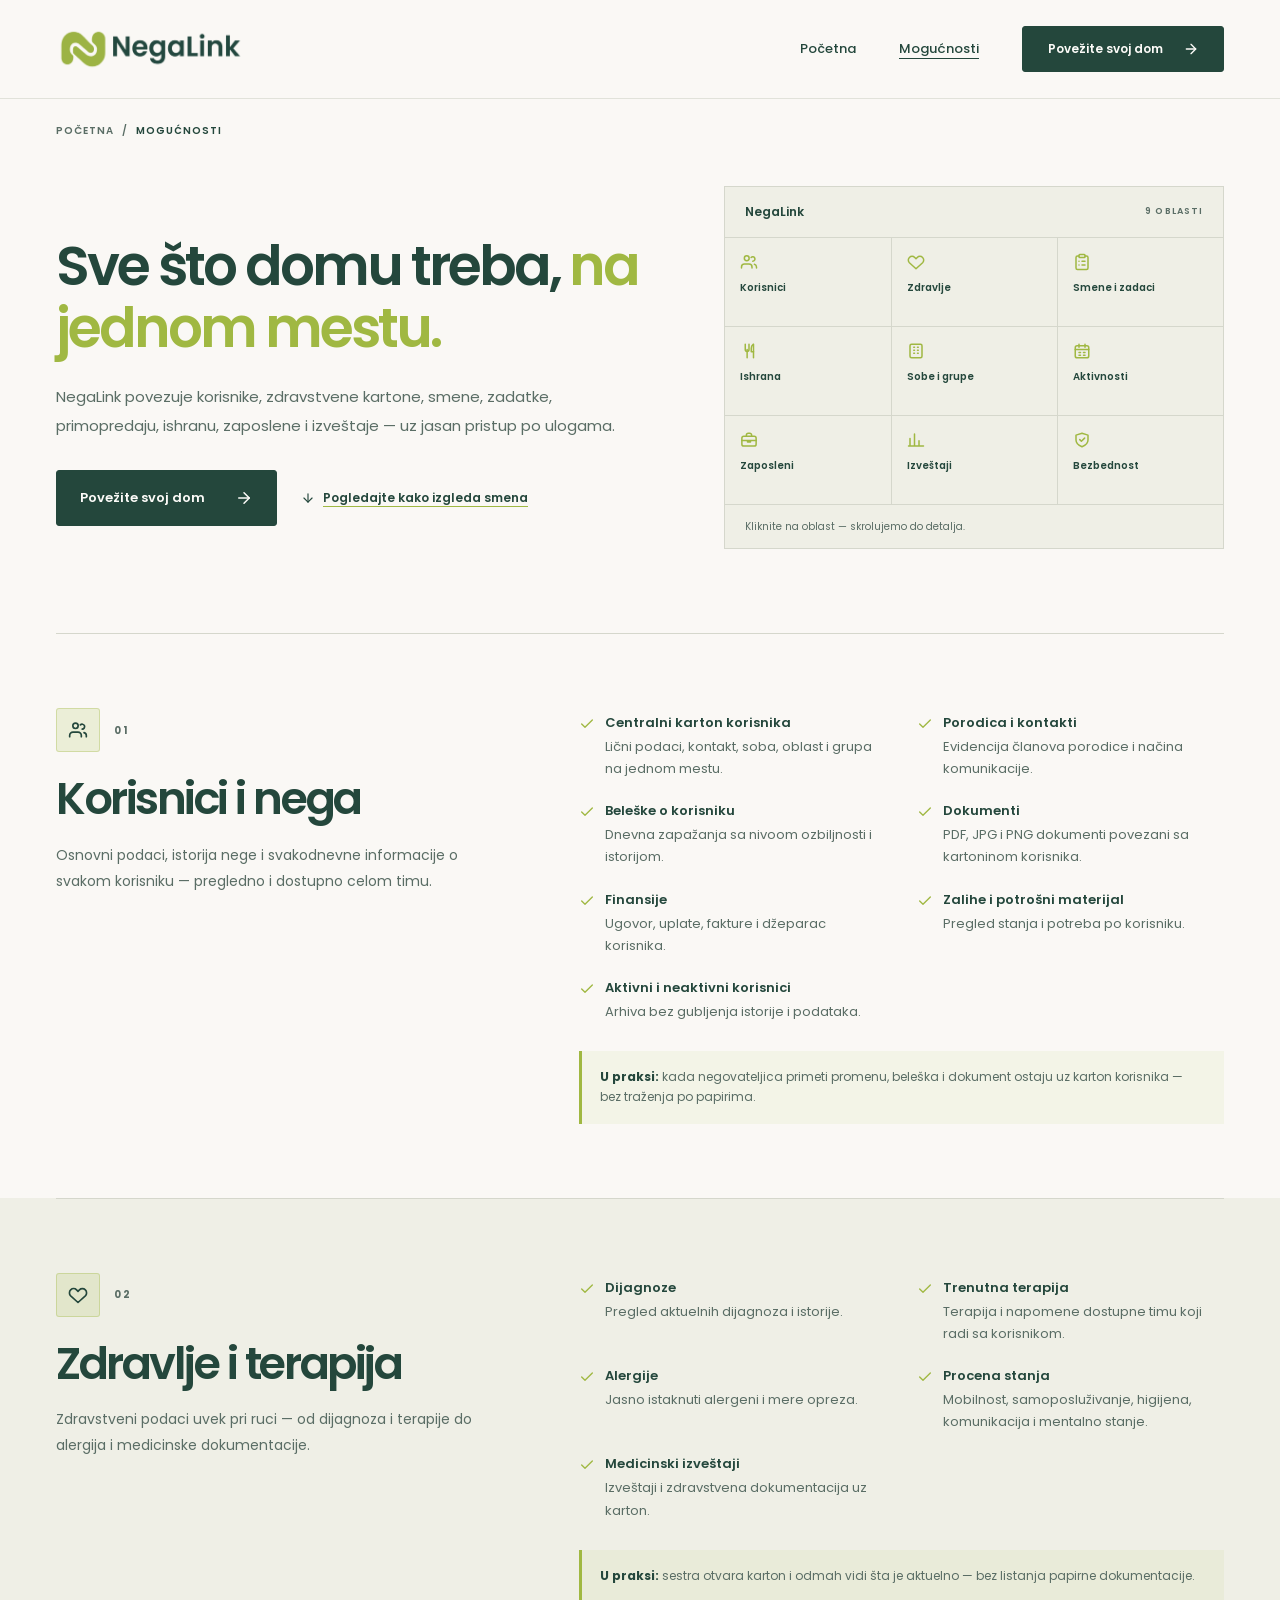
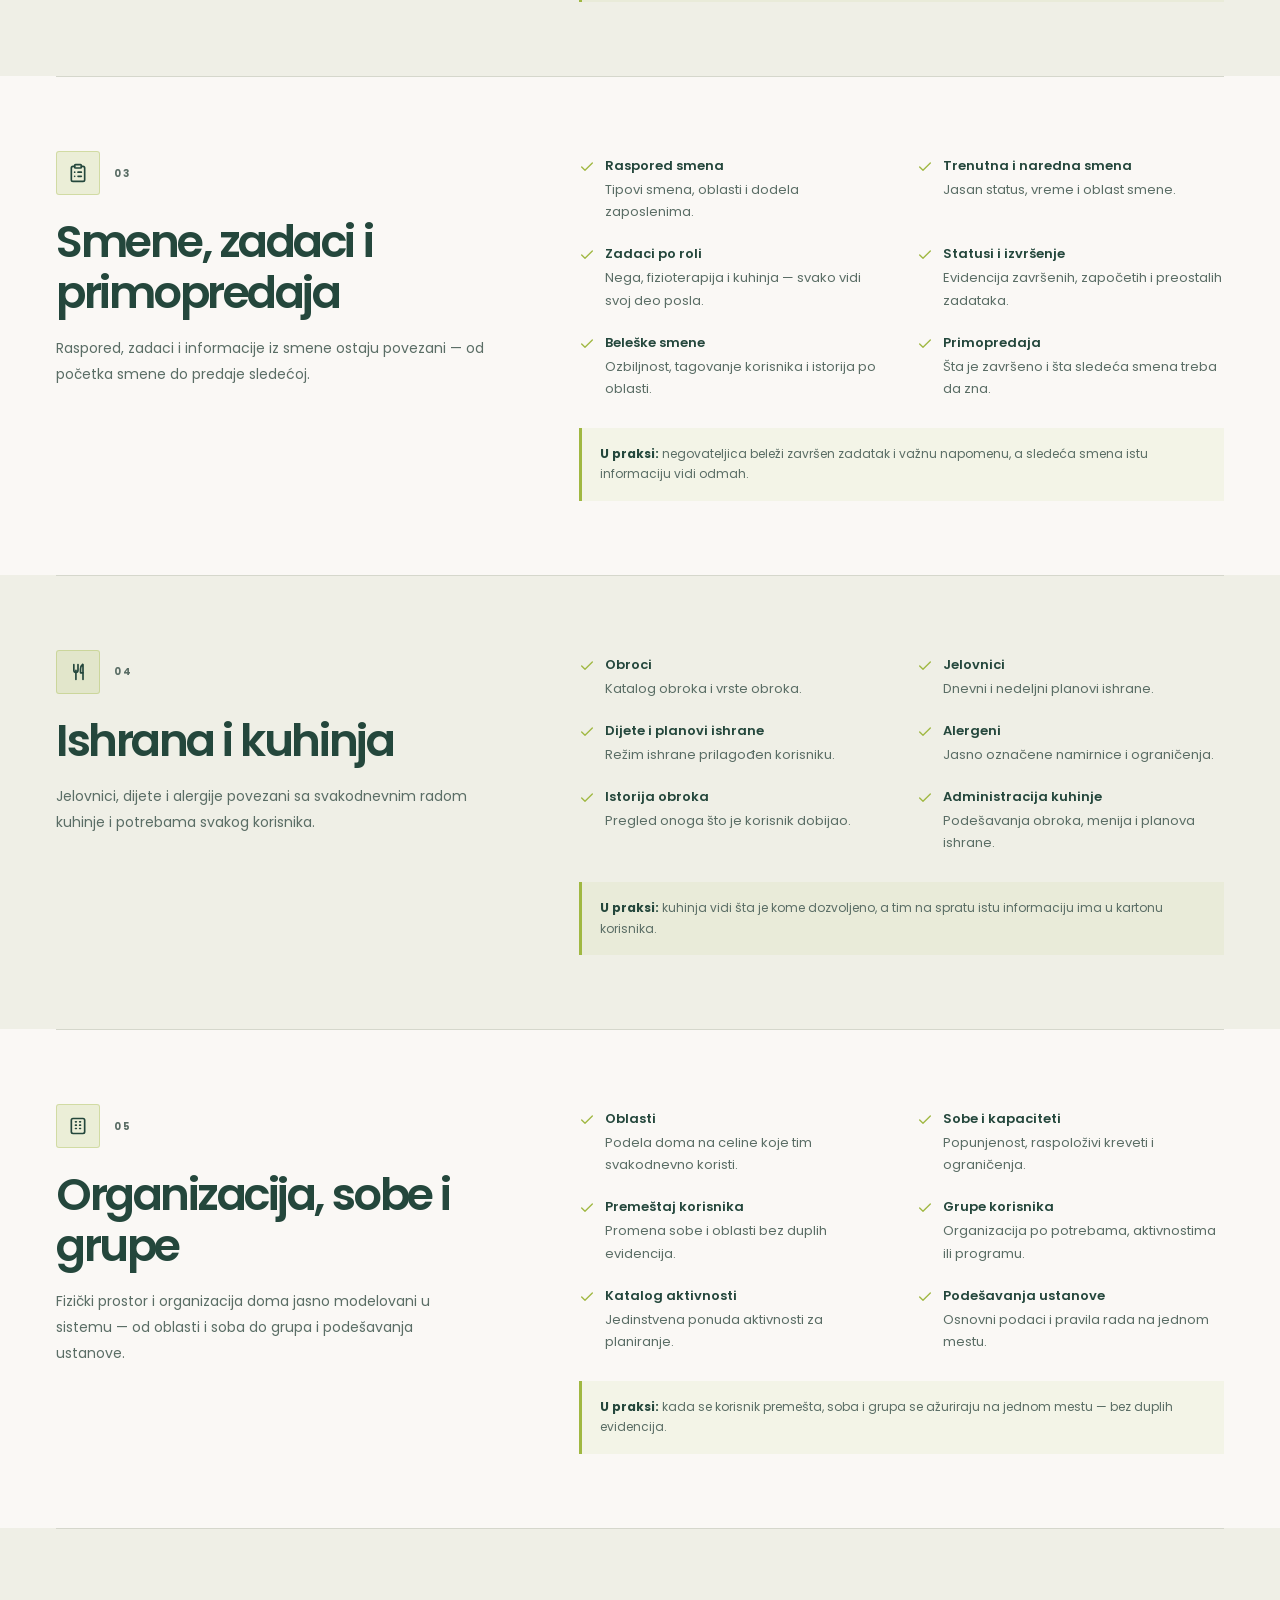
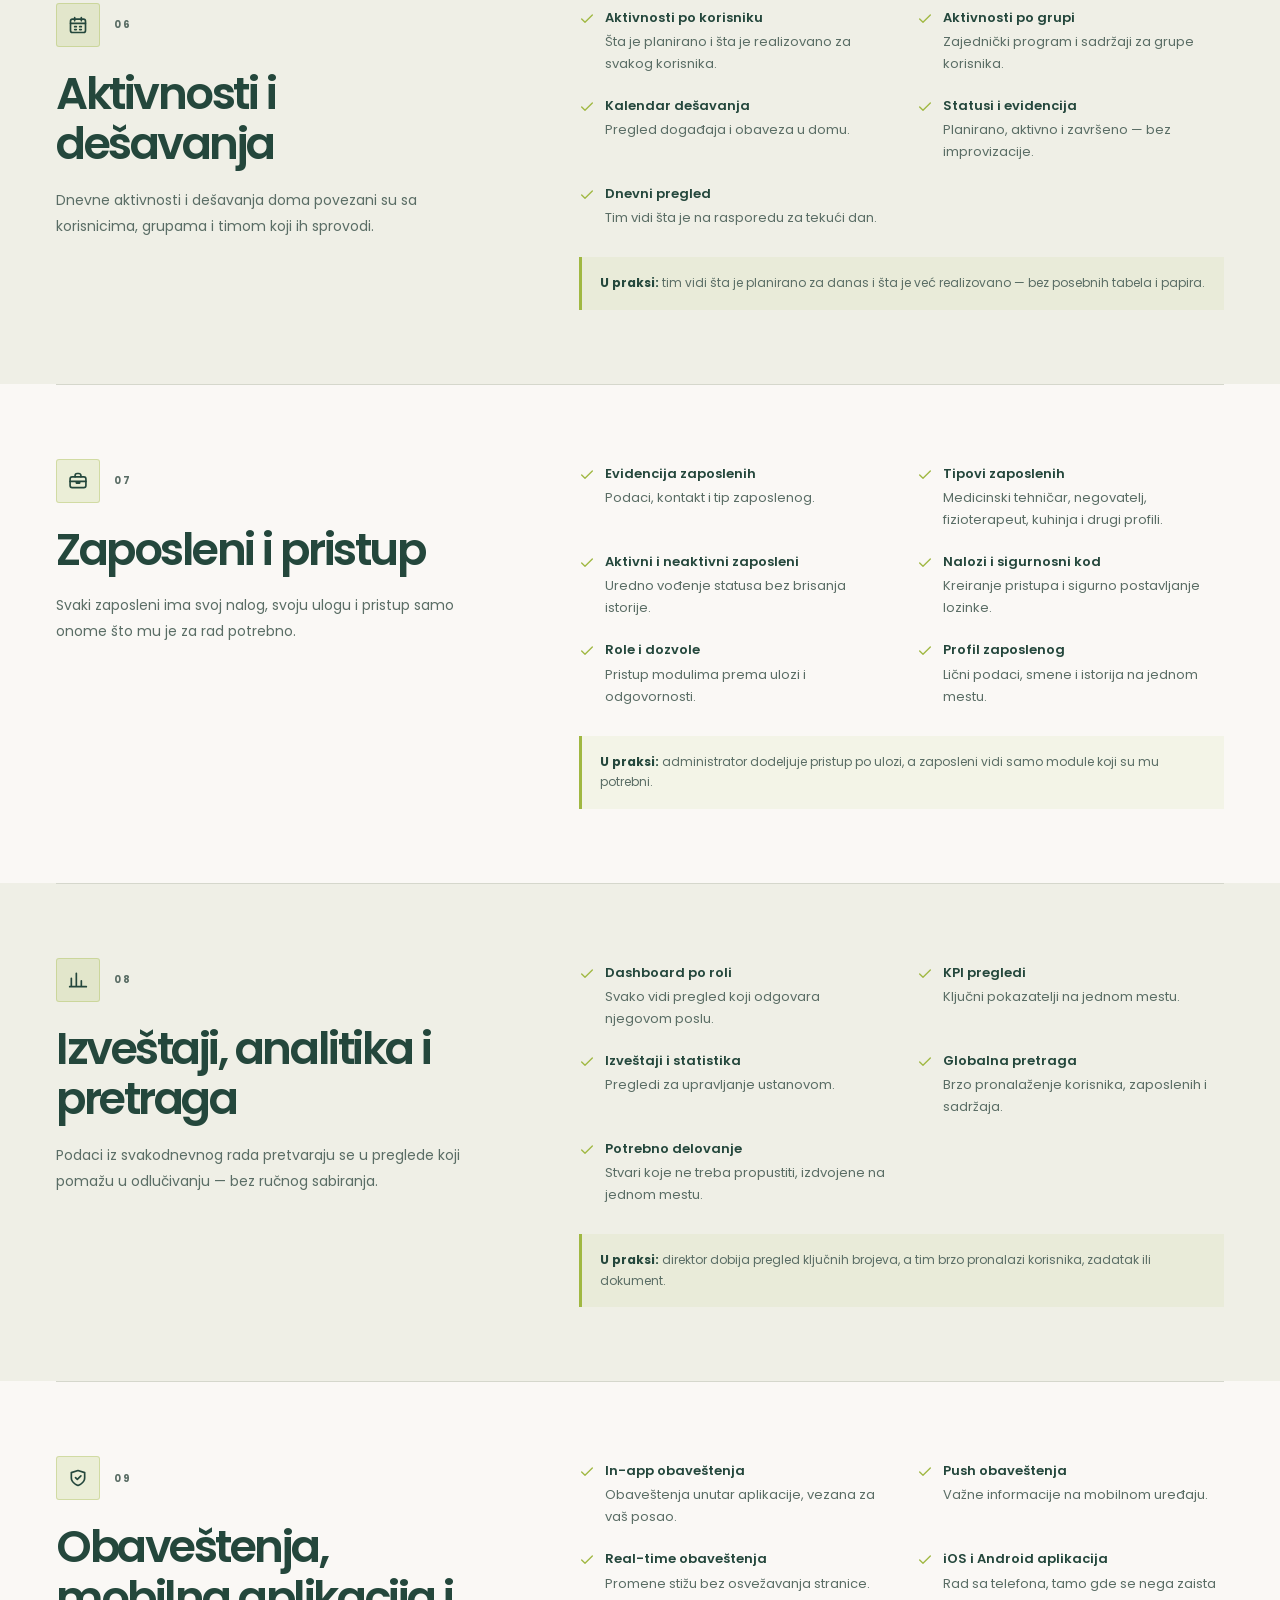
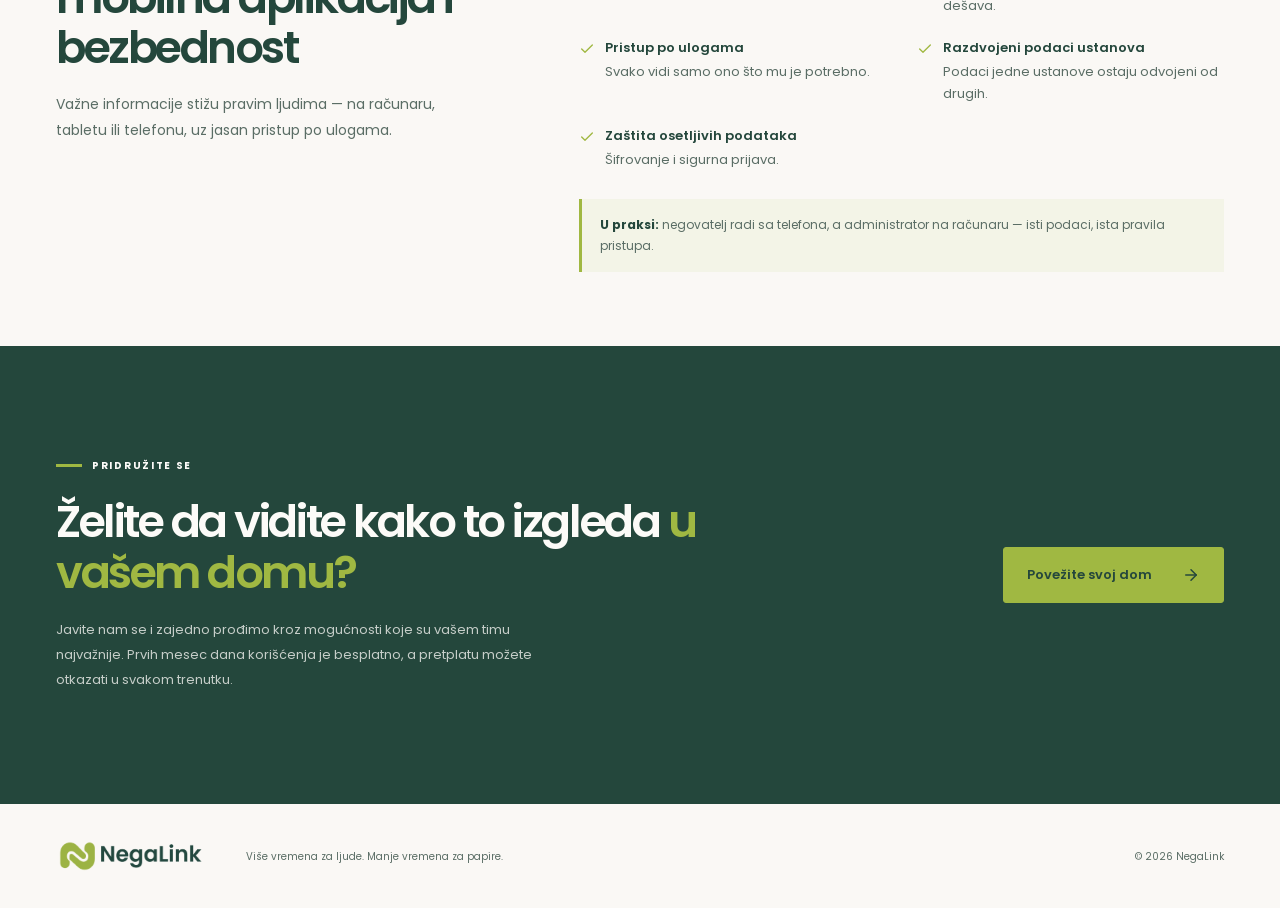
<file: mogucnosti.html>
<!DOCTYPE html>
<html lang="sr-Latn">
  <head>
    <meta charset="utf-8" />
    <meta name="viewport" content="width=device-width, initial-scale=1" />
    <meta name="theme-color" content="#24473c" />
    <meta
      name="description"
      content="Pregled mogućnosti NegaLinka: korisnici, zdravstveni kartoni, smene, zadaci, primopredaja, ishrana, izveštaji, obaveštenja i mobilna aplikacija."
    />
    <meta name="robots" content="index, follow" />
    <link rel="canonical" href="https://negalink.rs/mogucnosti.html" />

    <link rel="icon" href="favicon.ico" />
    <link rel="apple-touch-icon" href="apple-touch-icon.png" />
    <link rel="manifest" href="manifest.json" />

    <meta property="og:type" content="website" />
    <meta property="og:locale" content="sr_RS" />
    <meta property="og:site_name" content="NegaLink" />
    <meta property="og:title" content="Mogućnosti | NegaLink" />
    <meta
      property="og:description"
      content="Sve što domu treba na jednom mestu: korisnici, zdravlje, smene, zadaci, primopredaja, ishrana, izveštaji i mobilna aplikacija."
    />
    <meta property="og:url" content="https://negalink.rs/mogucnosti.html" />
    <meta property="og:image" content="https://negalink.rs/logo512.png" />
    <meta property="og:image:alt" content="NegaLink" />

    <meta name="twitter:card" content="summary" />
    <meta name="twitter:title" content="Mogućnosti | NegaLink" />
    <meta
      name="twitter:description"
      content="Sve što domu treba na jednom mestu: korisnici, zdravlje, smene, zadaci, primopredaja, ishrana, izveštaji i mobilna aplikacija."
    />
    <meta name="twitter:image" content="https://negalink.rs/logo512.png" />

    <link rel="preconnect" href="https://fonts.googleapis.com" />
    <link rel="preconnect" href="https://fonts.gstatic.com" crossorigin />
    <link
      href="https://fonts.googleapis.com/css2?family=Poppins:wght@400;500;600;700&display=swap"
      rel="stylesheet"
    />
    <link rel="stylesheet" href="css/styles.css?v=25" />
    <link rel="stylesheet" href="css/pricing.css?v=2" />
    <link rel="stylesheet" href="css/hero-demo.css?v=3" />
    <link rel="stylesheet" href="css/admin-demo.css?v=2" />
    <link rel="stylesheet" href="css/ckiti-demo.css?v=10" />
    <link rel="stylesheet" href="css/mogucnosti.css?v=5" />

    <title>Mogućnosti | NegaLink</title>
  </head>
  <body>
    <svg class="icon-sprite" xmlns="http://www.w3.org/2000/svg" aria-hidden="true" focusable="false">
      <symbol id="icon-arrow-right" viewBox="0 0 24 24">
        <path d="M5 12h14"></path>
        <path d="m12 5 7 7-7 7"></path>
      </symbol>
      <symbol id="icon-arrow-down" viewBox="0 0 24 24">
        <path d="M12 5v14"></path>
        <path d="m19 12-7 7-7-7"></path>
      </symbol>
      <symbol id="icon-check" viewBox="0 0 24 24">
        <path d="M20 6 9 17l-5-5"></path>
      </symbol>
      <symbol id="icon-users" viewBox="0 0 24 24">
        <path d="M16 20v-1.5a4 4 0 0 0-4-4H6a4 4 0 0 0-4 4V20"></path>
        <circle cx="9" cy="7" r="3.2"></circle>
        <path d="M17 11a3 3 0 1 0-2.2-5.1"></path>
        <path d="M22 20v-1.4a3.6 3.6 0 0 0-2.8-3.5"></path>
      </symbol>
      <symbol id="icon-heart" viewBox="0 0 24 24">
        <path d="M20.8 5.9a5 5 0 0 0-7.1 0L12 7.6l-1.7-1.7a5 5 0 1 0-7.1 7.1L12 21l8.8-8a5 5 0 0 0 0-7.1Z"></path>
      </symbol>
      <symbol id="icon-clipboard-list" viewBox="0 0 24 24">
        <rect width="8" height="4" x="8" y="2" rx="1" ry="1"></rect>
        <path d="M16 4h2a2 2 0 0 1 2 2v14a2 2 0 0 1-2 2H6a2 2 0 0 1-2-2V6a2 2 0 0 1 2-2h2"></path>
        <path d="M12 11h4"></path>
        <path d="M12 16h4"></path>
        <path d="M8 11h.01"></path>
        <path d="M8 16h.01"></path>
      </symbol>
      <symbol id="icon-utensils" viewBox="0 0 24 24">
        <path d="M7 3v7a2.5 2.5 0 0 0 5 0V3"></path>
        <path d="M9.5 10v11"></path>
        <path d="M17.5 3c-1.6 1.2-2.5 3.1-2.5 5.4V13h3V3"></path>
        <path d="M18 13v8"></path>
      </symbol>
      <symbol id="icon-building" viewBox="0 0 24 24">
        <rect x="4" y="3" width="16" height="18" rx="2"></rect>
        <path d="M9 7h1M14 7h1M9 11h1M14 11h1M9 15h1M14 15h1"></path>
      </symbol>
      <symbol id="icon-calendar" viewBox="0 0 24 24">
        <rect x="3" y="5" width="18" height="16" rx="2.5"></rect>
        <path d="M8 3v4M16 3v4M3 10h18"></path>
        <path d="M8 14h2M14 14h2M8 17.5h2M14 17.5h2"></path>
      </symbol>
      <symbol id="icon-briefcase" viewBox="0 0 24 24">
        <rect x="2.5" y="7" width="19" height="13" rx="2.5"></rect>
        <path d="M8.5 7V5.5A2.5 2.5 0 0 1 11 3h2a2.5 2.5 0 0 1 2.5 2.5V7"></path>
        <path d="M2.5 12.5h19M10 12.5v2h4v-2"></path>
      </symbol>
      <symbol id="icon-chart" viewBox="0 0 24 24">
        <path d="M4 20V10M10 20V4M16 20v-7M22 20H2"></path>
      </symbol>
      <symbol id="icon-shield" viewBox="0 0 24 24">
        <path d="M12 21s8-3.2 8-9V5.5L12 3 4 5.5V12c0 5.8 8 9 8 9Z"></path>
        <path d="m9 11.5 2.2 2.2L15.5 9.5"></path>
      </symbol>
    </svg>

    <a class="skip-link" href="#main">Preskoči na sadržaj</a>

    <div class="site-shell" id="pocetak">
      <header class="site-header">
        <div class="container header-inner">
          <a class="header-brand" href="index.html" aria-label="NegaLink — početna">
            <img
              class="brand-logo logo"
              src="assets/negalink-logo.png"
              alt=""
              width="190"
              height="45"
              decoding="async"
            />
          </a>

          <nav class="header-nav" aria-label="Glavna navigacija">
            <a class="nav-link" href="index.html">Početna</a>
            <a class="nav-link" href="mogucnosti.html" aria-current="page">Mogućnosti</a>
            <a class="button button-small" href="index.html#prijava">
              Povežite svoj dom
              <svg class="icon" width="16" height="16" aria-hidden="true">
                <use href="#icon-arrow-right"></use>
              </svg>
            </a>
            <button
              class="menu-toggle"
              type="button"
              aria-label="Otvori meni"
              aria-expanded="false"
              aria-controls="mobile-nav"
            >
              <span class="menu-toggle__line"></span>
              <span class="menu-toggle__line"></span>
              <span class="menu-toggle__line"></span>
            </button>
          </nav>
        </div>

        <nav class="mobile-menu" id="mobile-nav" aria-label="Mobilna navigacija" hidden>
          <div class="container">
            <a class="mobile-menu__link" href="index.html">Početna</a>
            <a class="mobile-menu__link" href="mogucnosti.html" aria-current="page">Mogućnosti</a>
            <a class="button mobile-menu__cta" href="index.html#prijava">
              Povežite svoj dom
              <svg class="icon" width="16" height="16" aria-hidden="true">
                <use href="#icon-arrow-right"></use>
              </svg>
            </a>
          </div>
        </nav>
      </header>
      <main id="main" tabindex="-1">
        <nav class="container cap-breadcrumb" aria-label="Putanja">
          <a href="index.html">Početna</a>
          <span aria-hidden="true">/</span>
          <span aria-current="page">Mogućnosti</span>
        </nav>

        <section class="cap-hero" aria-labelledby="cap-title">
          <div class="container cap-hero__inner">
            <div class="cap-hero__copy">
              <h1 id="cap-title">
                Sve što domu treba, <em>na jednom mestu.</em>
              </h1>

              <p class="cap-hero__lead">
                NegaLink povezuje korisnike, zdravstvene kartone, smene, zadatke,
                primopredaju, ishranu, zaposlene i izveštaje — uz jasan pristup
                po ulogama.
              </p>

              <div class="cap-hero__actions">
                <a class="button" href="index.html#prijava">
                  Povežite svoj dom
                  <svg class="icon" width="18" height="18" aria-hidden="true">
                    <use href="#icon-arrow-right"></use>
                  </svg>
                </a>
                <a class="cap-hero__secondary" href="index.html#kako-funkcionise">
                  <svg class="icon" width="14" height="14" aria-hidden="true">
                    <use href="#icon-arrow-down"></use>
                  </svg>
                  Pogledajte kako izgleda smena
                </a>
              </div>
            </div>

            <aside class="cap-map" aria-label="Pregled oblasti u aplikaciji">
              <div class="cap-map__head">
                <span>NegaLink</span>
                <span>9 oblasti</span>
              </div>

              <ul class="cap-map__grid">
                <li>
                  <a class="cap-map__link" href="#korisnici">
                    <svg class="icon" width="18" height="18" aria-hidden="true">
                      <use href="#icon-users"></use>
                    </svg>
                    <span>Korisnici</span>
                  </a>
                </li>
                <li>
                  <a class="cap-map__link" href="#zdravlje">
                    <svg class="icon" width="18" height="18" aria-hidden="true">
                      <use href="#icon-heart"></use>
                    </svg>
                    <span>Zdravlje</span>
                  </a>
                </li>
                <li>
                  <a class="cap-map__link" href="#smene">
                    <svg class="icon" width="18" height="18" aria-hidden="true">
                      <use href="#icon-clipboard-list"></use>
                    </svg>
                    <span>Smene i zadaci</span>
                  </a>
                </li>
                <li>
                  <a class="cap-map__link" href="#ishrana">
                    <svg class="icon" width="18" height="18" aria-hidden="true">
                      <use href="#icon-utensils"></use>
                    </svg>
                    <span>Ishrana</span>
                  </a>
                </li>
                <li>
                  <a class="cap-map__link" href="#organizacija">
                    <svg class="icon" width="18" height="18" aria-hidden="true">
                      <use href="#icon-building"></use>
                    </svg>
                    <span>Sobe i grupe</span>
                  </a>
                </li>
                <li>
                  <a class="cap-map__link" href="#aktivnosti">
                    <svg class="icon" width="18" height="18" aria-hidden="true">
                      <use href="#icon-calendar"></use>
                    </svg>
                    <span>Aktivnosti</span>
                  </a>
                </li>
                <li>
                  <a class="cap-map__link" href="#zaposleni">
                    <svg class="icon" width="18" height="18" aria-hidden="true">
                      <use href="#icon-briefcase"></use>
                    </svg>
                    <span>Zaposleni</span>
                  </a>
                </li>
                <li>
                  <a class="cap-map__link" href="#izvestaji">
                    <svg class="icon" width="18" height="18" aria-hidden="true">
                      <use href="#icon-chart"></use>
                    </svg>
                    <span>Izveštaji</span>
                  </a>
                </li>
                <li>
                  <a class="cap-map__link" href="#bezbednost">
                    <svg class="icon" width="18" height="18" aria-hidden="true">
                      <use href="#icon-shield"></use>
                    </svg>
                    <span>Bezbednost</span>
                  </a>
                </li>
              </ul>

              <p class="cap-map__foot">Kliknite na oblast — skrolujemo do detalja.</p>
            </aside>
          </div>
        </section>
        <section class="cap-section" id="korisnici" aria-labelledby="cap-korisnici">
          <div class="container cap-section__inner">
            <div class="cap-section__intro">
              <div class="cap-kicker">
                <span class="cap-icon">
                  <svg class="icon" width="20" height="20" aria-hidden="true">
                    <use href="#icon-users"></use>
                  </svg>
                </span>
                <span class="cap-number" aria-hidden="true">01</span>
              </div>
              <h2 class="section-title" id="cap-korisnici">Korisnici i nega</h2>
              <p class="cap-lead">
                Osnovni podaci, istorija nege i svakodnevne informacije o svakom
                korisniku — pregledno i dostupno celom timu.
              </p>
            </div>

            <div class="cap-section__body">
              <ul class="cap-list">
                <li>
                  <svg class="icon" width="16" height="16" aria-hidden="true">
                    <use href="#icon-check"></use>
                  </svg>
                  <span>
                    <strong>Centralni karton korisnika</strong>
                    Lični podaci, kontakt, soba, oblast i grupa na jednom mestu.
                  </span>
                </li>
                <li>
                  <svg class="icon" width="16" height="16" aria-hidden="true">
                    <use href="#icon-check"></use>
                  </svg>
                  <span>
                    <strong>Porodica i kontakti</strong>
                    Evidencija članova porodice i načina komunikacije.
                  </span>
                </li>
                <li>
                  <svg class="icon" width="16" height="16" aria-hidden="true">
                    <use href="#icon-check"></use>
                  </svg>
                  <span>
                    <strong>Beleške o korisniku</strong>
                    Dnevna zapažanja sa nivoom ozbiljnosti i istorijom.
                  </span>
                </li>
                <li>
                  <svg class="icon" width="16" height="16" aria-hidden="true">
                    <use href="#icon-check"></use>
                  </svg>
                  <span>
                    <strong>Dokumenti</strong>
                    PDF, JPG i PNG dokumenti povezani sa kartoninom korisnika.
                  </span>
                </li>
                <li>
                  <svg class="icon" width="16" height="16" aria-hidden="true">
                    <use href="#icon-check"></use>
                  </svg>
                  <span>
                    <strong>Finansije</strong>
                    Ugovor, uplate, fakture i džeparac korisnika.
                  </span>
                </li>
                <li>
                  <svg class="icon" width="16" height="16" aria-hidden="true">
                    <use href="#icon-check"></use>
                  </svg>
                  <span>
                    <strong>Zalihe i potrošni materijal</strong>
                    Pregled stanja i potreba po korisniku.
                  </span>
                </li>
                <li>
                  <svg class="icon" width="16" height="16" aria-hidden="true">
                    <use href="#icon-check"></use>
                  </svg>
                  <span>
                    <strong>Aktivni i neaktivni korisnici</strong>
                    Arhiva bez gubljenja istorije i podataka.
                  </span>
                </li>
              </ul>

              <p class="cap-practice">
                <strong>U praksi:</strong> kada negovateljica primeti promenu,
                beleška i dokument ostaju uz karton korisnika — bez traženja po
                papirima.
              </p>
            </div>
          </div>
        </section>
        <section
          class="cap-section cap-section--soft"
          id="zdravlje"
          aria-labelledby="cap-zdravlje">
          <div class="container cap-section__inner">
            <div class="cap-section__intro">
              <div class="cap-kicker">
                <span class="cap-icon">
                  <svg class="icon" width="20" height="20" aria-hidden="true">
                    <use href="#icon-heart"></use>
                  </svg>
                </span>
                <span class="cap-number" aria-hidden="true">02</span>
              </div>
              <h2 class="section-title" id="cap-zdravlje">Zdravlje i terapija</h2>
              <p class="cap-lead">
                Zdravstveni podaci uvek pri ruci — od dijagnoza i terapije do
                alergija i medicinske dokumentacije.
              </p>
            </div>

            <div class="cap-section__body">
              <ul class="cap-list">
                <li>
                  <svg class="icon" width="16" height="16" aria-hidden="true">
                    <use href="#icon-check"></use>
                  </svg>
                  <span>
                    <strong>Dijagnoze</strong>
                    Pregled aktuelnih dijagnoza i istorije.
                  </span>
                </li>
                <li>
                  <svg class="icon" width="16" height="16" aria-hidden="true">
                    <use href="#icon-check"></use>
                  </svg>
                  <span>
                    <strong>Trenutna terapija</strong>
                    Terapija i napomene dostupne timu koji radi sa korisnikom.
                  </span>
                </li>
                <li>
                  <svg class="icon" width="16" height="16" aria-hidden="true">
                    <use href="#icon-check"></use>
                  </svg>
                  <span>
                    <strong>Alergije</strong>
                    Jasno istaknuti alergeni i mere opreza.
                  </span>
                </li>
                <li>
                  <svg class="icon" width="16" height="16" aria-hidden="true">
                    <use href="#icon-check"></use>
                  </svg>
                  <span>
                    <strong>Procena stanja</strong>
                    Mobilnost, samoposluživanje, higijena, komunikacija i
                    mentalno stanje.
                  </span>
                </li>
                <li>
                  <svg class="icon" width="16" height="16" aria-hidden="true">
                    <use href="#icon-check"></use>
                  </svg>
                  <span>
                    <strong>Medicinski izveštaji</strong>
                    Izveštaji i zdravstvena dokumentacija uz karton.
                  </span>
                </li>
              </ul>

              <p class="cap-practice">
                <strong>U praksi:</strong> sestra otvara karton i odmah vidi šta
                je aktuelno — bez listanja papirne dokumentacije.
              </p>
            </div>
          </div>
        </section>
        <section class="cap-section" id="smene" aria-labelledby="cap-smene">
          <div class="container cap-section__inner">
            <div class="cap-section__intro">
              <div class="cap-kicker">
                <span class="cap-icon">
                  <svg class="icon" width="20" height="20" aria-hidden="true">
                    <use href="#icon-clipboard-list"></use>
                  </svg>
                </span>
                <span class="cap-number" aria-hidden="true">03</span>
              </div>
              <h2 class="section-title" id="cap-smene">
                Smene, zadaci i primopredaja
              </h2>
              <p class="cap-lead">
                Raspored, zadaci i informacije iz smene ostaju povezani — od
                početka smene do predaje sledećoj.
              </p>
            </div>

            <div class="cap-section__body">
              <ul class="cap-list">
                <li>
                  <svg class="icon" width="16" height="16" aria-hidden="true">
                    <use href="#icon-check"></use>
                  </svg>
                  <span>
                    <strong>Raspored smena</strong>
                    Tipovi smena, oblasti i dodela zaposlenima.
                  </span>
                </li>
                <li>
                  <svg class="icon" width="16" height="16" aria-hidden="true">
                    <use href="#icon-check"></use>
                  </svg>
                  <span>
                    <strong>Trenutna i naredna smena</strong>
                    Jasan status, vreme i oblast smene.
                  </span>
                </li>
                <li>
                  <svg class="icon" width="16" height="16" aria-hidden="true">
                    <use href="#icon-check"></use>
                  </svg>
                  <span>
                    <strong>Zadaci po roli</strong>
                    Nega, fizioterapija i kuhinja — svako vidi svoj deo posla.
                  </span>
                </li>
                <li>
                  <svg class="icon" width="16" height="16" aria-hidden="true">
                    <use href="#icon-check"></use>
                  </svg>
                  <span>
                    <strong>Statusi i izvršenje</strong>
                    Evidencija završenih, započetih i preostalih zadataka.
                  </span>
                </li>
                <li>
                  <svg class="icon" width="16" height="16" aria-hidden="true">
                    <use href="#icon-check"></use>
                  </svg>
                  <span>
                    <strong>Beleške smene</strong>
                    Ozbiljnost, tagovanje korisnika i istorija po oblasti.
                  </span>
                </li>
                <li>
                  <svg class="icon" width="16" height="16" aria-hidden="true">
                    <use href="#icon-check"></use>
                  </svg>
                  <span>
                    <strong>Primopredaja</strong>
                    Šta je završeno i šta sledeća smena treba da zna.
                  </span>
                </li>
              </ul>

              <p class="cap-practice">
                <strong>U praksi:</strong> negovateljica beleži završen zadatak i
                važnu napomenu, a sledeća smena istu informaciju vidi odmah.
              </p>
            </div>
          </div>
        </section>
        <section
          class="cap-section cap-section--soft"
          id="ishrana"
          aria-labelledby="cap-ishrana">
          <div class="container cap-section__inner">
            <div class="cap-section__intro">
              <div class="cap-kicker">
                <span class="cap-icon">
                  <svg class="icon" width="20" height="20" aria-hidden="true">
                    <use href="#icon-utensils"></use>
                  </svg>
                </span>
                <span class="cap-number" aria-hidden="true">04</span>
              </div>
              <h2 class="section-title" id="cap-ishrana">Ishrana i kuhinja</h2>
              <p class="cap-lead">
                Jelovnici, dijete i alergije povezani sa svakodnevnim radom
                kuhinje i potrebama svakog korisnika.
              </p>
            </div>

            <div class="cap-section__body">
              <ul class="cap-list">
                <li>
                  <svg class="icon" width="16" height="16" aria-hidden="true">
                    <use href="#icon-check"></use>
                  </svg>
                  <span>
                    <strong>Obroci</strong>
                    Katalog obroka i vrste obroka.
                  </span>
                </li>
                <li>
                  <svg class="icon" width="16" height="16" aria-hidden="true">
                    <use href="#icon-check"></use>
                  </svg>
                  <span>
                    <strong>Jelovnici</strong>
                    Dnevni i nedeljni planovi ishrane.
                  </span>
                </li>
                <li>
                  <svg class="icon" width="16" height="16" aria-hidden="true">
                    <use href="#icon-check"></use>
                  </svg>
                  <span>
                    <strong>Dijete i planovi ishrane</strong>
                    Režim ishrane prilagođen korisniku.
                  </span>
                </li>
                <li>
                  <svg class="icon" width="16" height="16" aria-hidden="true">
                    <use href="#icon-check"></use>
                  </svg>
                  <span>
                    <strong>Alergeni</strong>
                    Jasno označene namirnice i ograničenja.
                  </span>
                </li>
                <li>
                  <svg class="icon" width="16" height="16" aria-hidden="true">
                    <use href="#icon-check"></use>
                  </svg>
                  <span>
                    <strong>Istorija obroka</strong>
                    Pregled onoga što je korisnik dobijao.
                  </span>
                </li>
                <li>
                  <svg class="icon" width="16" height="16" aria-hidden="true">
                    <use href="#icon-check"></use>
                  </svg>
                  <span>
                    <strong>Administracija kuhinje</strong>
                    Podešavanja obroka, menija i planova ishrane.
                  </span>
                </li>
              </ul>

              <p class="cap-practice">
                <strong>U praksi:</strong> kuhinja vidi šta je kome dozvoljeno, a
                tim na spratu istu informaciju ima u kartonu korisnika.
              </p>
            </div>
          </div>
        </section>
        <section
          class="cap-section"
          id="organizacija"
          aria-labelledby="cap-organizacija">
          <div class="container cap-section__inner">
            <div class="cap-section__intro">
              <div class="cap-kicker">
                <span class="cap-icon">
                  <svg class="icon" width="20" height="20" aria-hidden="true">
                    <use href="#icon-building"></use>
                  </svg>
                </span>
                <span class="cap-number" aria-hidden="true">05</span>
              </div>
              <h2 class="section-title" id="cap-organizacija">
                Organizacija, sobe i grupe
              </h2>
              <p class="cap-lead">
                Fizički prostor i organizacija doma jasno modelovani u sistemu —
                od oblasti i soba do grupa i podešavanja ustanove.
              </p>
            </div>

            <div class="cap-section__body">
              <ul class="cap-list">
                <li>
                  <svg class="icon" width="16" height="16" aria-hidden="true">
                    <use href="#icon-check"></use>
                  </svg>
                  <span>
                    <strong>Oblasti</strong>
                    Podela doma na celine koje tim svakodnevno koristi.
                  </span>
                </li>
                <li>
                  <svg class="icon" width="16" height="16" aria-hidden="true">
                    <use href="#icon-check"></use>
                  </svg>
                  <span>
                    <strong>Sobe i kapaciteti</strong>
                    Popunjenost, raspoloživi kreveti i ograničenja.
                  </span>
                </li>
                <li>
                  <svg class="icon" width="16" height="16" aria-hidden="true">
                    <use href="#icon-check"></use>
                  </svg>
                  <span>
                    <strong>Premeštaj korisnika</strong>
                    Promena sobe i oblasti bez duplih evidencija.
                  </span>
                </li>
                <li>
                  <svg class="icon" width="16" height="16" aria-hidden="true">
                    <use href="#icon-check"></use>
                  </svg>
                  <span>
                    <strong>Grupe korisnika</strong>
                    Organizacija po potrebama, aktivnostima ili programu.
                  </span>
                </li>
                <li>
                  <svg class="icon" width="16" height="16" aria-hidden="true">
                    <use href="#icon-check"></use>
                  </svg>
                  <span>
                    <strong>Katalog aktivnosti</strong>
                    Jedinstvena ponuda aktivnosti za planiranje.
                  </span>
                </li>
                <li>
                  <svg class="icon" width="16" height="16" aria-hidden="true">
                    <use href="#icon-check"></use>
                  </svg>
                  <span>
                    <strong>Podešavanja ustanove</strong>
                    Osnovni podaci i pravila rada na jednom mestu.
                  </span>
                </li>
              </ul>

              <p class="cap-practice">
                <strong>U praksi:</strong> kada se korisnik premešta, soba i grupa
                se ažuriraju na jednom mestu — bez duplih evidencija.
              </p>
            </div>
          </div>
        </section>
        <section
          class="cap-section cap-section--soft"
          id="aktivnosti"
          aria-labelledby="cap-aktivnosti">
          <div class="container cap-section__inner">
            <div class="cap-section__intro">
              <div class="cap-kicker">
                <span class="cap-icon">
                  <svg class="icon" width="20" height="20" aria-hidden="true">
                    <use href="#icon-calendar"></use>
                  </svg>
                </span>
                <span class="cap-number" aria-hidden="true">06</span>
              </div>
              <h2 class="section-title" id="cap-aktivnosti">
                Aktivnosti i dešavanja
              </h2>
              <p class="cap-lead">
                Dnevne aktivnosti i dešavanja doma povezani su sa korisnicima,
                grupama i timom koji ih sprovodi.
              </p>
            </div>

            <div class="cap-section__body">
              <ul class="cap-list">
                <li>
                  <svg class="icon" width="16" height="16" aria-hidden="true">
                    <use href="#icon-check"></use>
                  </svg>
                  <span>
                    <strong>Aktivnosti po korisniku</strong>
                    Šta je planirano i šta je realizovano za svakog korisnika.
                  </span>
                </li>
                <li>
                  <svg class="icon" width="16" height="16" aria-hidden="true">
                    <use href="#icon-check"></use>
                  </svg>
                  <span>
                    <strong>Aktivnosti po grupi</strong>
                    Zajednički program i sadržaji za grupe korisnika.
                  </span>
                </li>
                <li>
                  <svg class="icon" width="16" height="16" aria-hidden="true">
                    <use href="#icon-check"></use>
                  </svg>
                  <span>
                    <strong>Kalendar dešavanja</strong>
                    Pregled događaja i obaveza u domu.
                  </span>
                </li>
                <li>
                  <svg class="icon" width="16" height="16" aria-hidden="true">
                    <use href="#icon-check"></use>
                  </svg>
                  <span>
                    <strong>Statusi i evidencija</strong>
                    Planirano, aktivno i završeno — bez improvizacije.
                  </span>
                </li>
                <li>
                  <svg class="icon" width="16" height="16" aria-hidden="true">
                    <use href="#icon-check"></use>
                  </svg>
                  <span>
                    <strong>Dnevni pregled</strong>
                    Tim vidi šta je na rasporedu za tekući dan.
                  </span>
                </li>
              </ul>

              <p class="cap-practice">
                <strong>U praksi:</strong> tim vidi šta je planirano za danas i
                šta je već realizovano — bez posebnih tabela i papira.
              </p>
            </div>
          </div>
        </section>
        <section
          class="cap-section"
          id="zaposleni"
          aria-labelledby="cap-zaposleni">
          <div class="container cap-section__inner">
            <div class="cap-section__intro">
              <div class="cap-kicker">
                <span class="cap-icon">
                  <svg class="icon" width="20" height="20" aria-hidden="true">
                    <use href="#icon-briefcase"></use>
                  </svg>
                </span>
                <span class="cap-number" aria-hidden="true">07</span>
              </div>
              <h2 class="section-title" id="cap-zaposleni">
                Zaposleni i pristup
              </h2>
              <p class="cap-lead">
                Svaki zaposleni ima svoj nalog, svoju ulogu i pristup samo onome
                što mu je za rad potrebno.
              </p>
            </div>

            <div class="cap-section__body">
              <ul class="cap-list">
                <li>
                  <svg class="icon" width="16" height="16" aria-hidden="true">
                    <use href="#icon-check"></use>
                  </svg>
                  <span>
                    <strong>Evidencija zaposlenih</strong>
                    Podaci, kontakt i tip zaposlenog.
                  </span>
                </li>
                <li>
                  <svg class="icon" width="16" height="16" aria-hidden="true">
                    <use href="#icon-check"></use>
                  </svg>
                  <span>
                    <strong>Tipovi zaposlenih</strong>
                    Medicinski tehničar, negovatelj, fizioterapeut, kuhinja i
                    drugi profili.
                  </span>
                </li>
                <li>
                  <svg class="icon" width="16" height="16" aria-hidden="true">
                    <use href="#icon-check"></use>
                  </svg>
                  <span>
                    <strong>Aktivni i neaktivni zaposleni</strong>
                    Uredno vođenje statusa bez brisanja istorije.
                  </span>
                </li>
                <li>
                  <svg class="icon" width="16" height="16" aria-hidden="true">
                    <use href="#icon-check"></use>
                  </svg>
                  <span>
                    <strong>Nalozi i sigurnosni kod</strong>
                    Kreiranje pristupa i sigurno postavljanje lozinke.
                  </span>
                </li>
                <li>
                  <svg class="icon" width="16" height="16" aria-hidden="true">
                    <use href="#icon-check"></use>
                  </svg>
                  <span>
                    <strong>Role i dozvole</strong>
                    Pristup modulima prema ulozi i odgovornosti.
                  </span>
                </li>
                <li>
                  <svg class="icon" width="16" height="16" aria-hidden="true">
                    <use href="#icon-check"></use>
                  </svg>
                  <span>
                    <strong>Profil zaposlenog</strong>
                    Lični podaci, smene i istorija na jednom mestu.
                  </span>
                </li>
              </ul>

              <p class="cap-practice">
                <strong>U praksi:</strong> administrator dodeljuje pristup po
                ulozi, a zaposleni vidi samo module koji su mu potrebni.
              </p>
            </div>
          </div>
        </section>
        <section
          class="cap-section cap-section--soft"
          id="izvestaji"
          aria-labelledby="cap-izvestaji">
          <div class="container cap-section__inner">
            <div class="cap-section__intro">
              <div class="cap-kicker">
                <span class="cap-icon">
                  <svg class="icon" width="20" height="20" aria-hidden="true">
                    <use href="#icon-chart"></use>
                  </svg>
                </span>
                <span class="cap-number" aria-hidden="true">08</span>
              </div>
              <h2 class="section-title" id="cap-izvestaji">
                Izveštaji, analitika i pretraga
              </h2>
              <p class="cap-lead">
                Podaci iz svakodnevnog rada pretvaraju se u preglede koji pomažu
                u odlučivanju — bez ručnog sabiranja.
              </p>
            </div>

            <div class="cap-section__body">
              <ul class="cap-list">
                <li>
                  <svg class="icon" width="16" height="16" aria-hidden="true">
                    <use href="#icon-check"></use>
                  </svg>
                  <span>
                    <strong>Dashboard po roli</strong>
                    Svako vidi pregled koji odgovara njegovom poslu.
                  </span>
                </li>
                <li>
                  <svg class="icon" width="16" height="16" aria-hidden="true">
                    <use href="#icon-check"></use>
                  </svg>
                  <span>
                    <strong>KPI pregledi</strong>
                    Ključni pokazatelji na jednom mestu.
                  </span>
                </li>
                <li>
                  <svg class="icon" width="16" height="16" aria-hidden="true">
                    <use href="#icon-check"></use>
                  </svg>
                  <span>
                    <strong>Izveštaji i statistika</strong>
                    Pregledi za upravljanje ustanovom.
                  </span>
                </li>
                <li>
                  <svg class="icon" width="16" height="16" aria-hidden="true">
                    <use href="#icon-check"></use>
                  </svg>
                  <span>
                    <strong>Globalna pretraga</strong>
                    Brzo pronalaženje korisnika, zaposlenih i sadržaja.
                  </span>
                </li>
                <li>
                  <svg class="icon" width="16" height="16" aria-hidden="true">
                    <use href="#icon-check"></use>
                  </svg>
                  <span>
                    <strong>Potrebno delovanje</strong>
                    Stvari koje ne treba propustiti, izdvojene na jednom mestu.
                  </span>
                </li>
              </ul>

              <p class="cap-practice">
                <strong>U praksi:</strong> direktor dobija pregled ključnih brojeva,
                a tim brzo pronalazi korisnika, zadatak ili dokument.
              </p>
            </div>
          </div>
        </section>
        <section
          class="cap-section"
          id="bezbednost"
          aria-labelledby="cap-bezbednost">
          <div class="container cap-section__inner">
            <div class="cap-section__intro">
              <div class="cap-kicker">
                <span class="cap-icon">
                  <svg class="icon" width="20" height="20" aria-hidden="true">
                    <use href="#icon-shield"></use>
                  </svg>
                </span>
                <span class="cap-number" aria-hidden="true">09</span>
              </div>
              <h2 class="section-title" id="cap-bezbednost">
                Obaveštenja, mobilna aplikacija i bezbednost
              </h2>
              <p class="cap-lead">
                Važne informacije stižu pravim ljudima — na računaru, tabletu ili
                telefonu, uz jasan pristup po ulogama.
              </p>
            </div>

            <div class="cap-section__body">
              <ul class="cap-list">
                <li>
                  <svg class="icon" width="16" height="16" aria-hidden="true">
                    <use href="#icon-check"></use>
                  </svg>
                  <span>
                    <strong>In-app obaveštenja</strong>
                    Obaveštenja unutar aplikacije, vezana za vaš posao.
                  </span>
                </li>
                <li>
                  <svg class="icon" width="16" height="16" aria-hidden="true">
                    <use href="#icon-check"></use>
                  </svg>
                  <span>
                    <strong>Push obaveštenja</strong>
                    Važne informacije na mobilnom uređaju.
                  </span>
                </li>
                <li>
                  <svg class="icon" width="16" height="16" aria-hidden="true">
                    <use href="#icon-check"></use>
                  </svg>
                  <span>
                    <strong>Real-time obaveštenja</strong>
                    Promene stižu bez osvežavanja stranice.
                  </span>
                </li>
                <li>
                  <svg class="icon" width="16" height="16" aria-hidden="true">
                    <use href="#icon-check"></use>
                  </svg>
                  <span>
                    <strong>iOS i Android aplikacija</strong>
                    Rad sa telefona, tamo gde se nega zaista dešava.
                  </span>
                </li>
                <li>
                  <svg class="icon" width="16" height="16" aria-hidden="true">
                    <use href="#icon-check"></use>
                  </svg>
                  <span>
                    <strong>Pristup po ulogama</strong>
                    Svako vidi samo ono što mu je potrebno.
                  </span>
                </li>
                <li>
                  <svg class="icon" width="16" height="16" aria-hidden="true">
                    <use href="#icon-check"></use>
                  </svg>
                  <span>
                    <strong>Razdvojeni podaci ustanova</strong>
                    Podaci jedne ustanove ostaju odvojeni od drugih.
                  </span>
                </li>
                <li>
                  <svg class="icon" width="16" height="16" aria-hidden="true">
                    <use href="#icon-check"></use>
                  </svg>
                  <span>
                    <strong>Zaštita osetljivih podataka</strong>
                    Šifrovanje i sigurna prijava.
                  </span>
                </li>
              </ul>

              <p class="cap-practice">
                <strong>U praksi:</strong> negovatelj radi sa telefona, a
                administrator na računaru — isti podaci, ista pravila pristupa.
              </p>
            </div>
          </div>
        </section>
        <section class="cap-cta section-pad" aria-labelledby="cap-cta-title">
          <div class="container cap-cta__inner">
            <div>
              <p class="eyebrow">
                <span aria-hidden="true"></span>
                Pridružite se
              </p>
              <h2 class="section-title" id="cap-cta-title">
                Želite da vidite kako to izgleda <em>u vašem domu?</em>
              </h2>
              <p>
                Javite nam se i zajedno prođimo kroz mogućnosti koje su vašem
                timu najvažnije. Prvih mesec dana korišćenja je besplatno, a
                pretplatu možete otkazati u svakom trenutku.
              </p>
            </div>

            <a class="button cap-cta__button" href="index.html#prijava">
              Povežite svoj dom
              <svg class="icon" width="18" height="18" aria-hidden="true">
                <use href="#icon-arrow-right"></use>
              </svg>
            </a>
          </div>
        </section>
      </main>

      <footer class="site-footer">
        <div class="container footer-inner">
          <img
            class="brand-logo logo"
            src="assets/negalink-logo.png"
            alt="NegaLink"
            width="150"
            height="36"
            decoding="async"
          />
          <p>Više vremena za ljude. Manje vremena za papire.</p>
          <span>
            © <time data-current-year datetime="2026">2026</time> NegaLink
          </span>
        </div>
      </footer>
    </div>

    <script src="js/main.js?v=21"></script>
  </body>
</html>
</file>
<file: css/styles.css>
:root {
  /* Brend — HSL kanali. Koristi se kao hsl(var(--token)). */
  --nl-bg: 42 35% 97%;
  --nl-fg: 162 32% 21%;
  --nl-primary: 162 32% 21%;
  --nl-primary-fg: 45 40% 98%;
  --nl-accent: 72 47% 49%;
  --nl-accent-fg: 162 32% 21%;
  --nl-muted: 42 19% 91%;
  --nl-muted-fg: 155 10% 39%;
  --nl-border: 70 12% 82%;
  --nl-shift-bg: 65 23% 92%;
  --nl-photo-hero: 75 16% 84%;
  --nl-danger: 0 62% 79%;

  /* Geometrija i tipografija */
  --nl-radius: 0.25rem;
  --nl-container: 1320px;
  --nl-header-height: 98px;
  --nl-font: 'Poppins', 'Helvetica Neue', Arial, sans-serif;
}

*,
*::before,
*::after {
  box-sizing: border-box;
}

html {
  -webkit-text-size-adjust: 100%;
  /* Smooth skrol se primenjuje samo na klikove unutar iste stranice (vidi
     js/main.js). Tako prelazak na drugu stranicu sa #hash-om ne animira
     skrol i ne "trese" sticky header. */
  scroll-behavior: auto;
  /* Sticky header ne sme da prekrije cilj anchor linkova. */
  scroll-padding-top: calc(var(--nl-header-height) + 1rem);
}

body {
  margin: 0;
  color: hsl(var(--nl-fg));
  font-family: var(--nl-font);
  font-size: 16px;
  line-height: 1.5;
  background-color: hsl(var(--nl-bg));
  -webkit-font-smoothing: antialiased;
  -moz-osx-font-smoothing: grayscale;
}

img,
svg {
  display: block;
  max-width: 100%;
}

.brand-logo {
  width: auto;
  height: auto;
}

a {
  color: inherit;
  text-decoration: none;
}

button,
input,
textarea,
select {
  font: inherit;
}

button {
  cursor: pointer;
}

button,
a {
  -webkit-tap-highlight-color: transparent;
}

h1,
h2,
h3,
h4,
p {
  overflow-wrap: break-word;
}

::selection {
  color: hsl(var(--nl-fg));
  background: hsl(var(--nl-accent) / 0.45);
}

:focus-visible {
  outline: 3px solid hsl(var(--nl-accent));
  outline-offset: 3px;
}

/* iOS: sprečava auto-zoom pri fokusu na polje */
@media (max-width: 768px) {
  input,
  textarea,
  select {
    font-size: 16px;
  }
}

@media (prefers-reduced-motion: reduce) {
  html {
    scroll-behavior: auto;
  }

  *,
  *::before,
  *::after {
    animation-duration: 0.01ms !important;
    animation-iteration-count: 1 !important;
    transition-duration: 0.01ms !important;
    scroll-behavior: auto !important;
  }
}
/* ==========================================================================
   Zajednički layout i komponente landing strane
   ========================================================================== */

.site-shell {
  position: relative;
  overflow-x: clip;
}

.container {
  width: min(var(--nl-container), calc(100% - 112px));
  margin-inline: auto;
}

.section-pad {
  padding-block: 112px;
}

/* Eyebrow — akcentna linija + mali naslov iznad sekcije ------------------- */
.eyebrow {
  display: flex;
  align-items: center;
  gap: 10px;
  margin: 0;
  font-size: 10px;
  font-weight: 700;
  letter-spacing: 0.17em;
  text-transform: uppercase;
}

.eyebrow > span {
  display: block;
  flex: 0 0 auto;
  width: 26px;
  height: 3px;
  background: hsl(var(--nl-accent));
}

.section-title {
  max-width: 650px;
  margin: 24px 0 0;
  color: inherit;
  font-size: clamp(35px, 3.5vw, 52px);
  font-weight: 600;
  line-height: 1.13;
  letter-spacing: -0.055em;
}

.section-title em {
  font-style: normal;
  color: hsl(var(--nl-accent));
}

/* Dugmad ------------------------------------------------------------------ */
.button {
  display: inline-flex;
  align-items: center;
  justify-content: center;
  gap: 30px;
  padding: 18px 23px;
  color: hsl(var(--nl-primary-fg));
  font-size: 13px;
  font-weight: 600;
  line-height: 1.2;
  background: hsl(var(--nl-primary));
  border: 1px solid hsl(var(--nl-primary));
  border-radius: 3px;
  transition: background-color 0.2s ease, border-color 0.2s ease;
}

.button:hover {
  background: hsl(162 32% 28%);
  border-color: hsl(162 32% 28%);
}

.button:active {
  background: hsl(162 32% 18%);
  border-color: hsl(162 32% 18%);
}

.button svg {
  flex: 0 0 auto;
}

/* Pristupačnost ----------------------------------------------------------- */
.skip-link {
  position: absolute;
  top: -100px;
  left: 1rem;
  z-index: 200;
  padding: 0.75rem 1.1rem;
  color: hsl(var(--nl-primary-fg));
  font-size: 0.9rem;
  font-weight: 600;
  background: hsl(var(--nl-primary));
  border-radius: 0.5rem;
  transition: top 0.15s ease;
}

.skip-link:focus {
  top: 0.75rem;
}

.visually-hidden {
  position: absolute;
  width: 1px;
  height: 1px;
  padding: 0;
  margin: -1px;
  overflow: hidden;
  clip: rect(0, 0, 0, 0);
  white-space: nowrap;
  border: 0;
}

@media (max-width: 800px) {
  .container {
    width: min(calc(100% - 40px), 600px);
  }

  .section-pad {
    padding-block: 76px;
  }

  .section-title {
    font-size: 38px;
  }
}

/* Header je sticky i ostaje iznad sadržaja; animira se samo <main>. */
.site-header {
  position: sticky;
  top: 0;
  z-index: 100;
  background-color: hsl(var(--nl-bg));
  border-bottom: 1px solid hsl(var(--nl-border) / 0.65);
}

.header-inner {
  display: flex;
  align-items: center;
  justify-content: space-between;
  gap: 1.5rem;
  height: var(--nl-header-height);
}

.header-brand {
  display: inline-flex;
  flex: 0 0 auto;
  align-items: center;
}

.site-header .brand-logo {
  width: 190px;
}

.header-nav {
  display: flex;
  align-items: center;
  gap: 43px;
}

.nav-link {
  font-size: 13px;
  font-weight: 500;
}

.nav-link:hover {
  text-decoration: underline;
  text-underline-offset: 5px;
}

.header-nav .button-small {
  gap: 20px;
  /* Fiksna minimalna širina: CTA ne sme da "diše" dok se Poppins zamenjuje
     fallback fontom (font-display: swap) pri učitavanju stranice. */
  min-width: 202px;
  padding: 14px 18px;
  font-size: 12px;
  white-space: nowrap;
}

.menu-toggle {
  display: none;
  flex: 0 0 auto;
  align-items: center;
  justify-content: center;
  flex-direction: column;
  gap: 4px;
  width: 40px;
  height: 40px;
  padding: 0;
  color: hsl(var(--nl-fg));
  background: transparent;
  border: 1px solid hsl(var(--nl-border));
  border-radius: 3px;
  transition: background-color 0.2s ease, border-color 0.2s ease;
}

.menu-toggle:hover {
  background: hsl(var(--nl-accent) / 0.12);
  border-color: hsl(var(--nl-accent) / 0.45);
}

.menu-toggle[aria-expanded='true'] {
  background: hsl(var(--nl-accent) / 0.12);
  border-color: hsl(var(--nl-accent) / 0.45);
}

.menu-toggle__line {
  width: 18px;
  height: 1.5px;
  background: currentColor;
  transition: transform 0.2s ease, opacity 0.2s ease;
}

.menu-toggle[aria-expanded='true'] .menu-toggle__line:nth-child(1) {
  transform: translateY(5.5px) rotate(45deg);
}

.menu-toggle[aria-expanded='true'] .menu-toggle__line:nth-child(2) {
  opacity: 0;
}

.menu-toggle[aria-expanded='true'] .menu-toggle__line:nth-child(3) {
  transform: translateY(-5.5px) rotate(-45deg);
}

.mobile-menu {
  display: none;
}

@media (max-width: 800px) {
  html {
    /* Na mobilnom je header niži (76px). */
    scroll-padding-top: calc(76px + 1rem);
  }

  .header-inner {
    height: 76px;
    gap: 12px;
  }

  .site-header .brand-logo {
    width: 140px;
  }

  .header-nav {
    gap: 12px;
  }

  .nav-link {
    display: none;
  }

  .header-nav .button-small {
    display: none;
  }

  .menu-toggle {
    display: inline-flex;
  }

  .mobile-menu__cta {
    width: 100%;
    margin: 12px 0 6px;
    justify-content: space-between;
  }

  .mobile-menu:not([hidden]) {
    position: absolute;
    top: 100%;
    left: 0;
    width: 100%;
    display: block;
    background: hsl(var(--nl-bg));
    border-top: 1px solid hsl(var(--nl-border));
    border-bottom: 1px solid hsl(var(--nl-border));
    box-shadow: 0 16px 30px hsl(var(--nl-fg) / 0.08);
  }

  .mobile-menu .container {
    padding-block: 6px;
  }

  .mobile-menu__link {
    display: flex;
    align-items: center;
    justify-content: space-between;
    padding: 15px 0;
    font-size: 14px;
    font-weight: 500;
    border-bottom: 1px solid hsl(var(--nl-border));
  }

  .mobile-menu__link:last-child {
    border-bottom: 0;
  }

  .mobile-menu__link:hover {
    color: hsl(var(--nl-accent));
  }

  .mobile-menu__link[aria-current='page'] {
    color: hsl(var(--nl-accent));
    font-weight: 600;
  }

  .mobile-menu__link[aria-current='page']::after {
    content: '→';
    color: hsl(var(--nl-accent));
  }
}

@media (max-width: 420px) {
  .site-header .brand-logo {
    width: 120px;
  }

  .header-nav .button-small {
    min-width: 133px;
  }

  .menu-toggle {
    width: 36px;
    height: 36px;
  }
}

@media (max-width: 360px) {
  .header-inner {
    gap: 8px;
  }

  .header-nav {
    gap: 6px;
  }

  .site-header .brand-logo {
    width: 104px;
  }

  .header-nav .button-small {
    min-width: 112px;
    padding: 11px 10px;
  }

  .menu-toggle {
    width: 34px;
    height: 34px;
  }
}

@media (max-width: 380px) {
  .header-nav .button-small svg {
    display: none;
  }
}
.hero {
  display: grid;
  grid-template-columns: 1fr 1fr;
  gap: 7%;
  align-items: center;
  padding-top: 62px;
  padding-bottom: 55px;
}

.hero-copy {
  padding: 25px 0;
}

.hero h1 {
  margin: 26px 0;
  color: inherit;
  font-size: clamp(42px, 4.3vw, 65px);
  font-weight: 600;
  line-height: 1.13;
  letter-spacing: -0.055em;
}

.hero h1 em {
  font-style: normal;
  color: hsl(var(--nl-accent));
}

.hero-lead {
  max-width: 480px;
  margin: 0 0 29px;
  color: hsl(var(--nl-muted-fg));
  font-size: 15px;
  line-height: 1.9;
}

.hero-note {
  display: flex;
  align-items: center;
  gap: 9px;
  margin: 17px 0 0;
  color: hsl(var(--nl-muted-fg));
  font-size: 12px;
}

.hero-note svg {
  flex: 0 0 auto;
}

.hero-media {
  min-width: 0;
}

.photo-placeholder {
  height: clamp(390px, 38vw, 540px);
  background: hsl(var(--nl-photo-hero));
}

.hero-caption {
  display: flex;
  justify-content: space-between;
  margin-top: 14px;
  color: hsl(var(--nl-muted-fg));
  font-size: 9px;
  font-weight: 600;
  letter-spacing: 0.15em;
  text-transform: uppercase;
}

.hero-bottom {
  display: flex;
  align-items: center;
  justify-content: space-between;
  padding-bottom: 36px;
  color: hsl(var(--nl-muted-fg));
  font-size: 9px;
  font-weight: 600;
  letter-spacing: 0.13em;
  text-transform: uppercase;
}

.hero-bottom a {
  display: flex;
  align-items: center;
  gap: 10px;
  transition: color 0.2s ease;
}

.hero-bottom a:hover {
  color: hsl(var(--nl-fg));
}

.hero-bottom svg {
  flex: 0 0 auto;
}

@media (max-width: 800px) {
  .hero {
    grid-template-columns: 1fr;
    gap: 22px;
    padding-top: 40px;
    padding-bottom: 28px;
  }

  .hero-copy {
    padding: 0;
  }

  .hero h1 {
    margin: 20px 0;
    font-size: clamp(39px, 10vw, 58px);
  }

  .hero-lead {
    font-size: 14px;
    line-height: 1.8;
  }

  .photo-placeholder {
    height: 350px;
  }

  .hero-bottom {
    padding-bottom: 28px;
  }

  .hero-bottom > span {
    display: none;
  }
}

@media (max-width: 380px) {
  .hero h1 {
    font-size: 38px;
  }

  .photo-placeholder {
    height: 290px;
  }
}
.shift {
  background: hsl(var(--nl-bg));
}

.section-intro {
  display: flex;
  align-items: flex-end;
  justify-content: space-between;
  gap: 40px;
  margin-bottom: 55px;
}

.section-intro > p {
  max-width: 300px;
  margin: 0 0 3px;
  color: hsl(var(--nl-muted-fg));
  font-size: 13px;
  line-height: 1.9;
}

.shift-layout {
  display: grid;
  grid-template-columns: 0.85fr 1.15fr;
  gap: 7%;
  align-items: center;
}

/* Web / iOS / Android showcase ispod prikaza smene ----------------------- */
.apps-showcase {
  display: grid;
  grid-template-columns: minmax(0, 0.85fr) minmax(0, 1.15fr);
  gap: 7%;
  align-items: center;
  margin-top: 56px;
  padding-top: 48px;
  border-top: 1px solid hsl(var(--nl-border));
}

.apps-showcase__copy {
  max-width: 480px;
}

.apps-showcase__title {
  margin: 0;
  color: hsl(var(--nl-fg));
  font-size: clamp(24px, 2.4vw, 30px);
  font-weight: 600;
  line-height: 1.2;
  letter-spacing: -0.02em;
}

.apps-showcase__title em {
  color: hsl(var(--nl-accent));
  font-style: normal;
}

.apps-showcase__lead {
  margin: 16px 0 0;
  color: hsl(var(--nl-muted-fg));
  font-size: 13px;
  line-height: 1.8;
}

.apps-showcase__platforms {
  display: flex;
  flex-wrap: wrap;
  gap: 8px 16px;
  margin: 18px 0 0;
  padding: 0;
  list-style: none;
}

.apps-showcase__platforms li {
  display: inline-flex;
  align-items: center;
  gap: 6px;
  color: hsl(var(--nl-muted-fg));
  font-size: 10px;
  font-weight: 600;
  letter-spacing: 0.06em;
  text-transform: uppercase;
}

.apps-showcase__platforms li::before {
  content: '';
  flex: 0 0 auto;
  width: 5px;
  height: 5px;
  background: hsl(var(--nl-accent));
  border-radius: 50%;
}

.apps-showcase__sync {
  display: flex;
  align-items: flex-start;
  gap: 6px;
  margin: 14px 0 0;
  color: hsl(var(--nl-muted-fg));
  font-size: 11px;
  font-weight: 400;
  line-height: 1.6;
}

.apps-showcase__sync svg {
  flex: 0 0 auto;
  margin-top: 1px;
  color: hsl(var(--nl-accent));
}

.apps-showcase__media {
  min-width: 0;
  margin: 0;
}

.device-illustration {
  position: relative;
  width: 100%;
  aspect-ratio: 2 / 1;
}

.device-illustration__stage {
  position: absolute;
  top: 0;
  left: 0;
  width: 706px;
  height: 353px;
  transform: scale(var(--device-scale, 1));
  transform-origin: top left;
}

.device-laptop {
  position: absolute;
  top: 2%;
  left: 3%;
  width: 81%;
  z-index: 1;
}

.device-laptop__screen {
  position: relative;
  width: 100%;
  aspect-ratio: 16 / 9;
  overflow: hidden;
  background: #111214;
  border: 6px solid #111214;
  border-radius: 9px 9px 4px 4px;
  box-shadow: 0 16px 26px hsl(var(--nl-primary) / 0.16);
}

.device-laptop__notch {
  position: absolute;
  top: 0;
  left: 50%;
  z-index: 3;
  width: 34px;
  height: 5px;
  transform: translateX(-50%);
  background: #111214;
  border-radius: 0 0 5px 5px;
}

.device-laptop__base {
  position: relative;
  width: 106%;
  height: 11px;
  margin-left: -3%;
  background: linear-gradient(180deg, #e7e9ec 0%, #c7cad0 50%, #a3a7ae 100%);
  border-radius: 0 0 9px 9px;
  box-shadow: 0 10px 16px hsl(var(--nl-primary) / 0.14);
}

.device-laptop__base::before {
  content: '';
  position: absolute;
  top: 0;
  left: 50%;
  width: 16%;
  height: 3px;
  transform: translateX(-50%);
  background: #8d9299;
  border-radius: 0 0 4px 4px;
}

.mini-dash {
  display: grid;
  grid-template-columns: 70px minmax(0, 1fr);
  height: 100%;
  color: hsl(var(--nl-fg));
  background: hsl(var(--nl-bg));
  font-family: var(--nl-font);
}

.mini-side {
  display: flex;
  flex-direction: column;
  gap: 6px;
  padding: 9px 7px;
  background: hsl(var(--nl-shift-bg));
  border-right: 1px solid hsl(var(--nl-border) / 0.7);
}

.mini-logo {
  width: 44px;
  height: auto;
  margin-bottom: 4px;
}

.mini-nav {
  padding-left: 5px;
  color: hsl(var(--nl-muted-fg));
  font-size: 5.5px;
  line-height: 1.2;
  white-space: nowrap;
}

.mini-nav.is-active {
  color: hsl(var(--nl-primary));
  font-weight: 600;
  border-left: 1.5px solid hsl(var(--nl-accent));
}

.mini-main {
  display: flex;
  flex-direction: column;
  gap: 6px;
  min-width: 0;
  padding: 8px;
}

.mini-head {
  display: flex;
  align-items: flex-start;
  justify-content: space-between;
  gap: 6px;
}

.mini-eyebrow {
  display: block;
  color: hsl(var(--nl-muted-fg));
  font-size: 4.5px;
  letter-spacing: 0.04em;
  text-transform: uppercase;
}

.mini-head strong {
  display: block;
  margin-top: 1.5px;
  font-size: 10px;
  line-height: 1.1;
}

.mini-date {
  flex: 0 0 auto;
  padding: 1.5px 4px;
  color: hsl(var(--nl-muted-fg));
  font-size: 4.5px;
  background: hsl(var(--nl-primary-fg));
  border: 1px solid hsl(var(--nl-border));
}

.mini-kpis {
  display: grid;
  grid-template-columns: repeat(4, minmax(0, 1fr));
  gap: 5px;
}

.mini-kpi {
  display: flex;
  flex-direction: column;
  gap: 1.5px;
  min-width: 0;
  padding: 5px;
  background: hsl(var(--nl-primary-fg));
  border: 1px solid hsl(var(--nl-border));
  border-left: 2.5px solid hsl(var(--nl-accent));
  border-radius: 3px;
}

.mini-kpi > span:first-child {
  overflow: hidden;
  color: hsl(var(--nl-muted-fg));
  font-size: 4.6px;
  font-weight: 600;
  white-space: nowrap;
  text-overflow: ellipsis;
}

.mini-kpi strong {
  color: hsl(var(--nl-accent));
  font-size: 12px;
  line-height: 1;
}

.mini-kpi small {
  overflow: hidden;
  color: hsl(var(--nl-muted-fg));
  font-size: 4.1px;
  white-space: nowrap;
  text-overflow: ellipsis;
}

.mini-kpi--alert {
  border-left-color: #da1e28;
}

.mini-kpi--alert strong {
  color: #da1e28;
}

.mini-progress {
  display: block;
  height: 2.5px;
  margin-top: 2.5px;
  overflow: hidden;
  background: hsl(var(--nl-border));
  border-radius: 2px;
}

.mini-progress b {
  display: block;
  height: 100%;
  background: hsl(var(--nl-accent));
}

.mini-panels {
  display: grid;
  flex: 0 0 auto;
  grid-template-columns: 1.05fr 0.95fr;
  gap: 5px;
  min-height: 0;
}

.mini-panel {
  display: flex;
  flex-direction: column;
  gap: 4px;
  min-width: 0;
  min-height: 0;
  padding: 6px;
  background: hsl(var(--nl-primary-fg));
  border: 1px solid hsl(var(--nl-border));
  border-radius: 3px;
}

.mini-panel-head {
  display: flex;
  align-items: center;
  justify-content: space-between;
  gap: 5px;
  padding-bottom: 4px;
  border-bottom: 1px solid hsl(var(--nl-border) / 0.7);
}

.mini-panel-head strong {
  overflow: hidden;
  font-size: 6.2px;
  font-weight: 600;
  white-space: nowrap;
  text-overflow: ellipsis;
}

.mini-panel-head span {
  color: hsl(var(--nl-muted-fg));
  font-size: 4.8px;
  white-space: nowrap;
}

.mini-task {
  display: flex;
  align-items: center;
  gap: 4px;
  min-width: 0;
  color: hsl(var(--nl-fg));
  font-size: 5.2px;
  line-height: 1.2;
}

.mini-task span {
  overflow: hidden;
  flex: 1 1 auto;
  white-space: nowrap;
  text-overflow: ellipsis;
}

.mini-task time {
  color: hsl(var(--nl-muted-fg));
  font-size: 4.4px;
  white-space: nowrap;
}

.mini-check {
  flex: 0 0 auto;
  width: 6px;
  height: 6px;
  border: 1px solid hsl(var(--nl-border));
  border-radius: 50%;
}

.mini-check--done {
  background: hsl(var(--nl-accent));
  border-color: hsl(var(--nl-accent));
}

.mini-check--progress {
  border-color: #0f62fe;
}

.mini-check--progress::after {
  content: '';
  display: block;
  width: 2.5px;
  height: 2.5px;
  margin: 1px auto;
  background: #0f62fe;
  border-radius: 50%;
}

.mini-person {
  display: flex;
  align-items: center;
  gap: 4px;
  min-width: 0;
  font-size: 5.2px;
}

.mini-person > span:nth-child(2) {
  overflow: hidden;
  flex: 1 1 auto;
  white-space: nowrap;
  text-overflow: ellipsis;
}

.mini-person small {
  color: hsl(var(--nl-muted-fg));
  font-size: 4px;
  white-space: nowrap;
}

.mini-avatar {
  display: inline-flex;
  flex: 0 0 auto;
  align-items: center;
  justify-content: center;
  width: 11px;
  height: 11px;
  color: hsl(var(--nl-primary-fg));
  font-size: 3.3px;
  font-weight: 600;
  background: hsl(var(--nl-accent));
  border-radius: 50%;
}

.mini-avatar--blue {
  background: #0f62fe;
}

.mini-note {
  margin-top: auto;
  padding: 4px;
  background: hsl(var(--nl-accent) / 0.08);
  border-left: 1.5px solid hsl(var(--nl-accent));
  border-radius: 2px;
}

.mini-note strong {
  display: block;
  color: hsl(var(--nl-primary));
  font-size: 5px;
}

.mini-note span {
  display: block;
  overflow: hidden;
  margin-top: 1px;
  color: hsl(var(--nl-muted-fg));
  font-size: 4.3px;
  white-space: nowrap;
  text-overflow: ellipsis;
}

.mini-panel-foot {
  display: flex;
  align-items: center;
  gap: 5px;
  margin-top: auto;
  padding-top: 4px;
  color: hsl(var(--nl-muted-fg));
  font-size: 4.4px;
  white-space: nowrap;
  border-top: 1px solid hsl(var(--nl-border) / 0.7);
}

.mini-panel-foot span {
  flex: 0 0 auto;
}

.mini-panel-foot .mini-progress {
  flex: 1 1 auto;
  margin-top: 0;
}

.mini-meal {
  display: flex;
  align-items: center;
  justify-content: space-between;
  gap: 4px;
  padding: 4px;
  color: hsl(var(--nl-muted-fg));
  font-size: 4.2px;
  background: hsl(var(--nl-shift-bg));
  border: 1px solid hsl(var(--nl-border) / 0.7);
  border-radius: 2px;
}

.mini-meal strong {
  color: hsl(var(--nl-primary));
  font-size: 5px;
}

.mini-meal small {
  color: hsl(var(--nl-muted-fg));
  font-size: 3.6px;
  white-space: nowrap;
}

.mini-quick {
  display: grid;
  grid-template-columns: repeat(3, minmax(0, 1fr));
  gap: 5px;
  margin-top: auto;
}

.mini-quick-card {
  min-width: 0;
  padding: 5px 6px;
  background: hsl(var(--nl-primary-fg));
  border: 1px solid hsl(var(--nl-border));
  border-radius: 3px;
}

.mini-quick-card span {
  display: block;
  overflow: hidden;
  color: hsl(var(--nl-muted-fg));
  font-size: 4.2px;
  letter-spacing: 0.03em;
  text-transform: uppercase;
  white-space: nowrap;
  text-overflow: ellipsis;
}

.mini-quick-card strong {
  display: block;
  margin-top: 1px;
  overflow: hidden;
  color: hsl(var(--nl-primary));
  font-size: 8.5px;
  white-space: nowrap;
  text-overflow: ellipsis;
}

.mini-quick-card small {
  display: block;
  overflow: hidden;
  color: hsl(var(--nl-muted-fg));
  font-size: 4px;
  white-space: nowrap;
  text-overflow: ellipsis;
}

.device-phone {
  position: absolute;
  right: 0;
  bottom: 0;
  z-index: 2;
  height: 78%;
  aspect-ratio: 9 / 19.2;
  padding: 4px;
  background: #101113;
  border-radius: 22px;
  box-shadow: 0 18px 30px hsl(var(--nl-primary) / 0.2);
}

.device-phone::before,
.device-phone::after {
  content: '';
  position: absolute;
  width: 2px;
  background: #2a2b2e;
}

.device-phone::before {
  top: 22%;
  left: -2px;
  height: 18px;
  border-radius: 2px 0 0 2px;
}

.device-phone::after {
  top: 30%;
  right: -2px;
  height: 26px;
  border-radius: 0 2px 2px 0;
}

.device-phone__island {
  position: absolute;
  top: 9px;
  left: 50%;
  z-index: 3;
  width: 34%;
  height: 4px;
  transform: translateX(-50%);
  background: #101113;
  border-radius: 999px;
}

.mini-phone {
  display: flex;
  flex-direction: column;
  gap: 3px;
  height: 100%;
  overflow: hidden;
  padding: 16px 5px 5px;
  background: hsl(var(--nl-bg));
  border-radius: 18px;
}

.mini-phone-top {
  display: flex;
  align-items: center;
  justify-content: space-between;
}

.mini-phone .mini-logo {
  width: 34px;
  margin: 0;
}

.mini-phone .mini-avatar {
  width: 10px;
  height: 10px;
  font-size: 3px;
}

.mini-phone-eyebrow {
  color: hsl(var(--nl-muted-fg));
  font-size: 3.6px;
  letter-spacing: 0.04em;
  text-transform: uppercase;
}

.mini-phone-kpis {
  display: grid;
  grid-template-columns: repeat(2, minmax(0, 1fr));
  gap: 3px;
}

.mini-phone-kpis .mini-kpi {
  padding: 3px;
}

.mini-phone-kpis .mini-kpi > span:first-child {
  font-size: 3px;
}

.mini-phone-kpis .mini-kpi strong {
  font-size: 6.2px;
}

.mini-phone-kpis .mini-kpi small {
  font-size: 2.7px;
}

.mini-phone-section {
  display: flex;
  flex-direction: column;
  gap: 2px;
  padding: 4px;
  background: hsl(var(--nl-primary-fg));
  border: 1px solid hsl(var(--nl-border));
  border-radius: 3px;
}

.mini-phone-section .mini-panel-head strong {
  font-size: 3.6px;
}

.mini-phone-section .mini-panel-head span {
  font-size: 3px;
}

.mini-phone-section .mini-task {
  gap: 2px;
  font-size: 3px;
}

.mini-phone-section .mini-task time {
  font-size: 2.6px;
}

.mini-phone-section .mini-check {
  width: 4px;
  height: 4px;
}

.mini-phone-shift {
  display: flex;
  align-items: center;
  justify-content: space-between;
  gap: 3px;
  padding: 4px;
  background: hsl(var(--nl-primary-fg));
  border: 1px solid hsl(var(--nl-border));
  border-radius: 3px;
}

.mini-phone-shift span {
  display: block;
  color: hsl(var(--nl-muted-fg));
  font-size: 2.8px;
  letter-spacing: 0.03em;
  text-transform: uppercase;
}

.mini-phone-shift strong {
  display: block;
  color: hsl(var(--nl-primary));
  font-size: 4.4px;
  white-space: nowrap;
}

.mini-phone-shift small {
  color: hsl(var(--nl-muted-fg));
  font-size: 2.5px;
  white-space: nowrap;
}

.mini-phone-actions {
  display: grid;
  grid-template-columns: repeat(2, minmax(0, 1fr));
  gap: 3px;
}

.mini-phone-actions span {
  padding: 4px 2px;
  color: hsl(var(--nl-primary));
  font-size: 3px;
  font-weight: 600;
  text-align: center;
  white-space: nowrap;
  background: hsl(var(--nl-accent) / 0.14);
  border: 1px solid hsl(var(--nl-accent) / 0.35);
  border-radius: 2px;
}

.mini-phone-meal {
  display: flex;
  align-items: center;
  justify-content: space-between;
  gap: 3px;
  padding: 3px 4px;
  background: hsl(var(--nl-shift-bg));
  border: 1px solid hsl(var(--nl-border) / 0.7);
  border-radius: 2px;
}

.mini-phone-meal span {
  color: hsl(var(--nl-muted-fg));
  font-size: 2.8px;
}

.mini-phone-meal strong {
  color: hsl(var(--nl-primary));
  font-size: 3.1px;
  white-space: nowrap;
}

.mini-phone-team {
  display: flex;
  align-items: center;
  gap: 4px;
  padding: 4px;
  background: hsl(var(--nl-primary-fg));
  border: 1px solid hsl(var(--nl-border));
  border-radius: 3px;
}

.mini-phone-team-avatars {
  display: flex;
  flex: 0 0 auto;
}

.mini-phone-team-avatars .mini-avatar {
  border: 1px solid hsl(var(--nl-primary-fg));
}

.mini-phone-team-avatars .mini-avatar + .mini-avatar {
  margin-left: -3px;
}

.mini-phone-team > div:last-child span {
  display: block;
  color: hsl(var(--nl-muted-fg));
  font-size: 2.6px;
}

.mini-phone-team > div:last-child strong {
  display: block;
  color: hsl(var(--nl-primary));
  font-size: 3.4px;
}

.mini-phone-note {
  margin-top: auto;
  padding: 3px;
  background: hsl(var(--nl-accent) / 0.1);
  border-left: 1.5px solid hsl(var(--nl-accent));
  border-radius: 2px;
}

.mini-phone-note strong {
  display: block;
  color: hsl(var(--nl-primary));
  font-size: 3.2px;
}

.mini-phone-note span {
  display: block;
  margin-top: 1px;
  color: hsl(var(--nl-muted-fg));
  font-size: 2.8px;
}

.mini-phone-nav {
  display: flex;
  align-items: center;
  justify-content: space-between;
  margin-top: 3px;
  padding-top: 3px;
  color: hsl(var(--nl-muted-fg));
  font-size: 2.8px;
  border-top: 1px solid hsl(var(--nl-border) / 0.7);
}

.mini-phone-nav .is-active {
  color: hsl(var(--nl-accent));
  font-weight: 600;
}

@media (max-width: 1100px) {
  .apps-showcase {
    grid-template-columns: 1fr;
    gap: 30px;
  }

  .apps-showcase__copy {
    max-width: 680px;
    margin-inline: auto;
  }

  .device-illustration {
    max-width: 760px;
    margin-inline: auto;
  }
}

@media (max-width: 800px) {
  .device-illustration {
    aspect-ratio: 1.5 / 1;
  }

  .device-illustration__stage {
    inset: 0;
    width: 100%;
    height: 100%;
    transform: none;
  }

  .device-laptop {
    top: 3%;
    width: 84%;
  }

  .device-laptop__screen {
    border-width: 4px;
    border-radius: 7px 7px 3px 3px;
  }

  .device-laptop__notch {
    width: 24px;
    height: 4px;
  }

  .device-laptop__base {
    height: 8px;
  }

  .mini-dash {
    grid-template-columns: minmax(0, 1fr);
  }

  .mini-side {
    display: none;
  }

  .mini-main {
    gap: 3px;
    padding: 4px;
  }

  .mini-head strong {
    font-size: 5.5px;
  }

  .mini-eyebrow,
  .mini-date {
    font-size: 3px;
  }

  .mini-kpi {
    padding: 2px;
  }

  .mini-kpi > span:first-child {
    font-size: 2.8px;
  }

  .mini-kpi strong {
    font-size: 5.5px;
  }

  .mini-kpi small {
    font-size: 2.5px;
  }

  .mini-panels {
    grid-template-columns: minmax(0, 1fr);
  }

  .mini-panels .mini-panel:nth-child(2) {
    display: none;
  }

  .mini-panel .mini-task:nth-child(n + 6) {
    display: none;
  }

  .mini-quick {
    display: none;
  }

  .mini-phone-section .mini-task:nth-child(5) {
    display: none;
  }

  .mini-phone-shift {
    padding: 3px;
  }

  .mini-phone-shift span {
    font-size: 2px;
  }

  .mini-phone-shift strong {
    font-size: 3.2px;
  }

  .mini-phone-shift small {
    font-size: 1.8px;
  }

  .mini-phone-actions,
  .mini-phone-meal,
  .mini-phone-team,
  .mini-phone-note {
    display: none;
  }

  .device-phone {
    height: 80%;
    padding: 3px;
    border-radius: 16px;
  }

  .device-phone::before,
  .device-phone::after {
    display: none;
  }

  .device-phone__island {
    top: 6px;
    height: 3px;
  }

  .mini-phone {
    gap: 2px;
    padding: 10px 3px 3px;
    border-radius: 13px;
  }

  .mini-phone .mini-logo {
    width: 26px;
  }

  .mini-phone .mini-avatar {
    width: 7px;
    height: 7px;
    font-size: 2.2px;
  }

  .mini-phone-eyebrow {
    font-size: 2.6px;
  }

  .mini-phone-kpis {
    gap: 2px;
  }

  .mini-phone-kpis .mini-kpi {
    padding: 2px;
    border-left-width: 1.5px;
  }

  .mini-phone-kpis .mini-kpi > span:first-child {
    font-size: 2.2px;
  }

  .mini-phone-kpis .mini-kpi strong {
    font-size: 4.5px;
  }

  .mini-phone-kpis .mini-kpi small {
    font-size: 2px;
  }

  .mini-phone-section {
    gap: 1px;
    padding: 3px;
  }

  .mini-phone-section .mini-panel-head strong {
    font-size: 2.8px;
  }

  .mini-phone-section .mini-panel-head span {
    font-size: 2.2px;
  }

  .mini-phone-section .mini-task {
    font-size: 2.3px;
  }

  .mini-phone-section .mini-task time {
    font-size: 2px;
  }

  .mini-phone-section .mini-check {
    width: 3px;
    height: 3px;
  }

  .mini-phone-note {
    padding: 2px;
  }

  .mini-phone-note strong {
    font-size: 2.3px;
  }

  .mini-phone-note span {
    font-size: 2.1px;
  }

  .mini-phone-nav {
    margin-top: 2px;
    padding-top: 2px;
    font-size: 2px;
  }
}

@media (max-width: 340px) {
  .mini-panel .mini-task:nth-child(5) {
    display: none;
  }

  .mini-panel-foot {
    display: none;
  }
}

@media (max-width: 800px) {
  .apps-showcase {
    grid-template-columns: 1fr;
    gap: 26px;
    margin-top: 36px;
    padding-top: 32px;
  }

  .apps-showcase__copy {
    max-width: none;
  }

  .apps-showcase__title {
    font-size: 24px;
  }

  .apps-showcase__lead {
    font-size: 12.5px;
  }

  .apps-showcase__platforms {
    gap: 6px 12px;
  }

  .apps-showcase__platforms li {
    font-size: 9px;
  }

  .apps-showcase__sync {
    font-size: 10.5px;
  }
}

.moments {
  border-top: 1px solid hsl(var(--nl-border));
}

.moment {
  display: grid;
  grid-template-columns: 52px 1fr 20px;
  gap: 15px;
  width: 100%;
  padding: 26px 0;
  color: inherit;
  text-align: left;
  background: transparent;
  border: 0;
  border-bottom: 1px solid hsl(var(--nl-border));
}

.moment-time {
  padding-top: 5px;
  color: hsl(var(--nl-muted-fg));
  font-size: 11px;
  font-weight: 600;
  transition: color 0.2s ease;
}

.moment-copy strong {
  display: block;
  margin-bottom: 7px;
  font-size: 16px;
  font-weight: 600;
}

.moment-copy > span {
  display: block;
  max-width: 310px;
  color: hsl(var(--nl-muted-fg));
  font-size: 12px;
  line-height: 1.8;
}

.moment-arrow {
  align-self: center;
  color: hsl(var(--nl-accent));
  opacity: 0;
  transition: opacity 0.2s ease;
}

.moment.is-active .moment-arrow {
  opacity: 1;
}

.moment.is-active .moment-time {
  color: hsl(var(--nl-accent));
}

.moment:hover .moment-copy strong {
  text-decoration: underline;
  text-underline-offset: 4px;
}

.desktop-demo {
  min-width: 0;
}

.mobile-demo {
  display: none;
}

@media (max-width: 800px) {
  .section-intro {
    display: block;
    margin-bottom: 36px;
  }

  .section-intro > p {
    margin-top: 20px;
  }

  .shift-layout {
    display: block;
  }

  .desktop-demo {
    display: none;
  }

  .mobile-demo {
    display: block;
    margin: 18px 0 30px;
  }

  .moment {
    grid-template-columns: 46px 1fr 18px;
    gap: 10px;
    padding: 22px 0;
  }

  .moment-arrow {
    opacity: 1;
  }
}
.demo-screen {
  min-height: 365px;
  background: hsl(var(--nl-bg));
  border: 1px solid hsl(var(--nl-border));
}

.demo-bar {
  display: flex;
  align-items: center;
  justify-content: space-between;
  height: 50px;
  padding: 0 20px;
  border-bottom: 1px solid hsl(var(--nl-border));
}

.demo-bar .brand-logo {
  width: 100px;
}

.demo-bar span,
.demo-disclaimer {
  color: hsl(var(--nl-muted-fg));
  font-size: 8px;
  letter-spacing: 0.08em;
}

.demo-bar span {
  text-transform: uppercase;
}

.demo-content {
  display: grid;
  grid-template-columns: 120px 1fr;
  min-height: 270px;
}

.demo-side {
  display: flex;
  flex-direction: column;
  gap: 20px;
  padding: 25px 14px;
  color: hsl(var(--nl-muted-fg));
  font-size: 10px;
  border-right: 1px solid hsl(var(--nl-border));
}

.demo-side span {
  padding-left: 7px;
}

.demo-side .demo-side-active {
  display: flex;
  align-items: center;
  gap: 7px;
  color: hsl(var(--nl-primary));
  font-weight: 600;
  border-left: 2px solid hsl(var(--nl-accent));
}

.demo-side--tabs {
  gap: 16px;
}

.demo-side-item {
  display: flex;
  align-items: center;
  gap: 7px;
  width: 100%;
  padding: 0 0 0 7px;
  color: inherit;
  font: inherit;
  font-size: 10px;
  font-weight: 500;
  line-height: 1.3;
  text-align: left;
  background: transparent;
  border: 0;
  border-left: 2px solid transparent;
  cursor: pointer;
  transition: color 0.2s ease, border-color 0.2s ease;
}

.demo-side-item span {
  padding-left: 0;
}

.demo-side-item .icon {
  flex: 0 0 auto;
  color: hsl(var(--nl-accent));
}

.demo-side-item:hover {
  color: hsl(var(--nl-fg));
}

.demo-side-item.is-active {
  color: hsl(var(--nl-primary));
  font-weight: 600;
  border-left-color: hsl(var(--nl-accent));
}

.demo-side-item:focus-visible {
  outline: 2px solid hsl(var(--nl-accent));
  outline-offset: 2px;
}

.demo-view[hidden] {
  display: none;
}

.demo-view.is-active {
  animation: demo-view-in 0.22s ease both;
}

@keyframes demo-view-in {
  from {
    opacity: 0;
    transform: translateY(3px);
  }

  to {
    opacity: 1;
    transform: none;
  }
}

.demo-cal {
  margin-top: 8px;
}

.demo-cal__weekdays,
.demo-cal__grid {
  display: grid;
  grid-template-columns: repeat(7, minmax(0, 1fr));
  gap: 2px;
}

.demo-cal__weekdays {
  margin-bottom: 3px;
  color: hsl(var(--nl-muted-fg));
  font-size: 6.5px;
  font-weight: 600;
  text-align: center;
  text-transform: uppercase;
  letter-spacing: 0.04em;
}

.demo-cal__day {
  position: relative;
  display: grid;
  place-items: center;
  min-height: 20px;
  color: hsl(var(--nl-fg));
  font-size: 8px;
  border: 1px solid transparent;
  border-radius: 2px;
}

.demo-cal__day.is-empty {
  visibility: hidden;
}

.demo-cal__day.is-shift {
  font-weight: 600;
  background: hsl(var(--nl-accent) / 0.16);
}

.demo-cal__day.is-shift::after {
  content: '';
  position: absolute;
  bottom: 3px;
  width: 3px;
  height: 3px;
  border-radius: 50%;
  background: hsl(var(--nl-accent));
}

.demo-cal__day.is-today {
  border-color: hsl(var(--nl-accent));
}

.demo-cal__day.is-today.is-shift {
  background: hsl(var(--nl-accent) / 0.24);
}

.demo-cal__legend {
  display: flex;
  gap: 12px;
  margin-top: 8px;
  color: hsl(var(--nl-muted-fg));
  font-size: 7px;
}

.demo-cal__legend span {
  display: inline-flex;
  align-items: center;
  gap: 4px;
}

.demo-cal__dot,
.demo-cal__ring {
  width: 6px;
  height: 6px;
  border-radius: 50%;
}

.demo-cal__dot {
  background: hsl(var(--nl-accent));
}

.demo-cal__ring {
  border: 1px solid hsl(var(--nl-accent));
}

.demo-cal__info {
  margin: 6px 0 0;
  color: hsl(var(--nl-fg));
  font-size: 8px;
  font-weight: 500;
}

.demo-notes {
  display: flex;
  flex-direction: column;
  gap: 7px;
}

.demo-note {
  padding: 9px 10px;
  background: hsl(var(--nl-primary-fg));
  border: 1px solid hsl(var(--nl-border));
  border-left: 2px solid hsl(var(--nl-accent));
  border-radius: 2px;
}

.demo-note__head {
  display: flex;
  align-items: baseline;
  justify-content: space-between;
  gap: 8px;
  font-size: 8px;
}

.demo-note__head strong {
  font-weight: 600;
}

.demo-note__head span {
  color: hsl(var(--nl-muted-fg));
  font-size: 7px;
  white-space: nowrap;
}

.demo-note__tags {
  display: flex;
  flex-wrap: wrap;
  gap: 5px;
  margin-top: 4px;
}

.demo-tag {
  padding: 2px 5px;
  font-size: 6px;
  font-weight: 600;
  line-height: 1.2;
  border-radius: 999px;
}

.demo-tag--important {
  color: hsl(var(--nl-fg));
  background: hsl(var(--nl-danger));
}

.demo-tag--normal {
  color: hsl(var(--nl-primary));
  background: hsl(var(--nl-accent) / 0.2);
}

.demo-tag--resident {
  color: hsl(var(--nl-muted-fg));
  border: 1px solid hsl(var(--nl-border));
}

.demo-note p {
  margin: 5px 0 0;
  color: hsl(var(--nl-muted-fg));
  font-size: 8px;
  line-height: 1.5;
}

@media (prefers-reduced-motion: reduce) {
  .demo-view.is-active {
    animation: none;
  }
}

.demo-main {
  padding: 27px;
}

.demo-top {
  display: flex;
  align-items: center;
  justify-content: space-between;
}

.demo-eyebrow {
  color: hsl(var(--nl-muted-fg));
  font-size: 9px;
}

.demo-top h3 {
  margin: 4px 0;
  font-size: 19px;
  font-weight: 600;
}

.demo-date {
  padding: 6px 9px;
  font-size: 9px;
  border: 1px solid hsl(var(--nl-border));
}

.demo-subtitle {
  margin: 3px 0 17px;
  color: hsl(var(--nl-muted-fg));
  font-size: 10px;
}

.demo-list {
  border-top: 1px solid hsl(var(--nl-border));
}

.demo-task {
  display: flex;
  align-items: center;
  gap: 12px;
  padding: 13px 0;
  border-bottom: 1px solid hsl(var(--nl-border));
}

.demo-check {
  display: grid;
  flex: none;
  place-items: center;
  width: 18px;
  height: 18px;
  color: hsl(var(--nl-primary-fg));
  border: 1px solid hsl(var(--nl-border));
  border-radius: 50%;
}

.demo-check.checked {
  background: hsl(var(--nl-accent));
  border-color: hsl(var(--nl-accent));
}

.demo-task strong,
.demo-task small {
  display: block;
}

.demo-task strong {
  font-size: 10px;
  font-weight: 600;
}

.demo-task small {
  margin-top: 3px;
  color: hsl(var(--nl-muted-fg));
  font-size: 9px;
}

.task-time {
  margin-left: auto;
  color: hsl(var(--nl-muted-fg));
  font-size: 9px;
}

.demo-disclaimer {
  padding: 12px 20px;
  letter-spacing: 0;
  border-top: 1px solid hsl(var(--nl-border));
}

@media (max-width: 800px) {
  .demo-screen {
    min-height: 0;
  }

  .demo-content {
    grid-template-columns: 1fr;
  }

  /* Prvi i treći demo nemaju bočnu navigaciju na mobilnom. */
  .demo-side {
    display: none;
  }

  /* Samo drugi demo (11:30) ima tabove Zadaci / Raspored / Beleške. */
  .demo-side--tabs {
    display: flex;
    flex-direction: row;
    align-items: center;
    gap: 14px;
    padding: 10px 14px;
    font-size: 9px;
    border-right: 0;
    border-bottom: 1px solid hsl(var(--nl-border));
    overflow-x: auto;
  }

  .demo-side--tabs > span,
  .demo-side--tabs .demo-side-item {
    flex: 0 0 auto;
  }

  .demo-side--tabs span {
    padding-left: 0;
  }

  .demo-side--tabs .demo-side-item {
    width: auto;
    padding: 0;
    border-left: 0;
  }

  .demo-side--tabs .demo-side-item.is-active {
    border-left: 0;
  }

  .demo-side--tabs .demo-side-item .icon {
    width: 13px;
    height: 13px;
  }

  .demo-main {
    padding: 20px 14px;
  }

  .demo-top h3 {
    font-size: 15px;
  }
}

.photo-frame {
  position: relative;
  display: flex;
  flex-direction: column;
  align-items: center;
  justify-content: center;
  gap: 12px;
  overflow: hidden;
  color: hsl(var(--nl-muted-fg));
  font-size: 12px;
  text-align: center;
}

.photo-frame svg {
  flex: 0 0 auto;
}

.photo-frame__label {
  line-height: 1.7;
}

.photo-frame__image {
  position: absolute;
  inset: 0;
  width: 100%;
  height: 100%;
  object-fit: cover;
}
/* Pre NegaLinka ----------------------------------------------------------- */
.friction {
  color: hsl(var(--nl-primary-fg));
  background: hsl(var(--nl-primary));
}

.friction .eyebrow {
  color: hsl(var(--nl-primary-fg) / 0.72);
}

.friction .eyebrow > span {
  background: hsl(var(--nl-accent));
}

.friction__head {
  display: grid;
  grid-template-columns: minmax(0, 1fr) minmax(240px, 0.55fr);
  gap: 8%;
  align-items: end;
  margin-bottom: 46px;
}

.friction__lead {
  max-width: 360px;
  margin: 0 0 4px;
  color: hsl(var(--nl-primary-fg) / 0.72);
  font-size: 14px;
  line-height: 1.9;
}

.friction__grid {
  display: grid;
  grid-template-columns: repeat(3, minmax(0, 1fr));
  gap: 18px;
}

.friction-card {
  padding: 25px 24px 27px;
  background: hsl(var(--nl-primary-fg) / 0.045);
  border: 1px solid hsl(var(--nl-primary-fg) / 0.16);
  border-radius: var(--nl-radius);
}

.friction-card__number {
  display: block;
  margin-bottom: 28px;
  color: hsl(var(--nl-accent));
  font-size: 10px;
  font-weight: 700;
  letter-spacing: 0.18em;
}

.friction-card h3 {
  margin: 0;
  color: hsl(var(--nl-primary-fg));
  font-size: 19px;
  font-weight: 600;
  line-height: 1.3;
  letter-spacing: -0.02em;
}

.friction-card p {
  margin: 12px 0 0;
  color: hsl(var(--nl-primary-fg) / 0.72);
  font-size: 13px;
  line-height: 1.8;
}

.friction__closing {
  display: flex;
  align-items: center;
  gap: 10px;
  margin: 34px 0 0;
  padding-top: 22px;
  color: hsl(var(--nl-primary-fg));
  font-size: 14px;
  font-weight: 600;
  border-top: 1px solid hsl(var(--nl-primary-fg) / 0.18);
}

.friction__closing .icon {
  flex: 0 0 auto;
  color: hsl(var(--nl-accent));
}

@media (max-width: 900px) {
  .friction__head {
    grid-template-columns: 1fr;
    gap: 22px;
  }

  .friction__lead {
    max-width: 600px;
  }

  .friction__grid {
    grid-template-columns: 1fr;
  }
}

@media (max-width: 800px) {
  .friction__head {
    margin-bottom: 30px;
  }

  .friction-card {
    padding: 22px;
  }

  .friction-card__number {
    margin-bottom: 20px;
  }

  .friction-card h3 {
    font-size: 17px;
  }

  .friction__closing {
    margin-top: 26px;
    font-size: 13px;
    line-height: 1.6;
  }
}

/* Šta je NegaLink — za domove u Srbiji ------------------------------------ */
.about {
  background: hsl(var(--nl-shift-bg));
}

.about__head {
  display: grid;
  grid-template-columns: minmax(0, 1.05fr) minmax(0, 0.95fr);
  gap: 6%;
  align-items: center;
  margin-bottom: 44px;
}

.about__intro {
  max-width: 600px;
}

.about__lead {
  margin: 22px 0 0;
  color: hsl(var(--nl-muted-fg));
  font-size: 14px;
  line-height: 1.8;
}

.about__media {
  margin: 0;
  overflow: hidden;
  aspect-ratio: 16 / 10;
  background: hsl(var(--nl-shift-bg));
  border-radius: var(--nl-radius);
}

.about__media img {
  width: 100%;
  height: 100%;
  object-fit: cover;
  object-position: 62% 50%;
}

.about__grid {
  display: grid;
  grid-template-columns: repeat(2, minmax(0, 1fr));
  gap: 18px;
}

.about-card {
  display: flex;
  flex-direction: column;
  gap: 14px;
  padding: 20px;
  background: hsl(var(--nl-primary-fg));
  border: 1px solid hsl(var(--nl-border));
  border-radius: var(--nl-radius);
}

.about-card--alert {
  border-color: rgba(218, 30, 40, 0.35);
}

.about-card__head {
  display: flex;
  align-items: baseline;
  justify-content: space-between;
  gap: 10px;
  padding-bottom: 10px;
  border-bottom: 1px solid hsl(var(--nl-border) / 0.75);
}

.about-card__label {
  color: hsl(var(--nl-muted-fg));
  font-size: 9.5px;
  font-weight: 600;
  letter-spacing: 0.08em;
  text-transform: uppercase;
}

.about-card__meta {
  color: hsl(var(--nl-muted-fg));
  font-size: 10px;
  white-space: nowrap;
}

.about-card__meta--alert {
  color: #da1e28;
  font-weight: 600;
}

.about-card__note {
  margin: auto 0 0;
  color: hsl(var(--nl-muted-fg));
  font-size: 11.5px;
  line-height: 1.6;
}

.about-shift {
  display: flex;
  flex-direction: column;
  gap: 8px;
  margin: 0;
  padding: 0;
  list-style: none;
}

.about-shift__row {
  display: flex;
  align-items: center;
  gap: 8px;
  min-width: 0;
}

.about-avatar {
  display: inline-flex;
  flex: 0 0 auto;
  align-items: center;
  justify-content: center;
  width: 22px;
  height: 22px;
  color: hsl(var(--nl-primary-fg));
  font-size: 7.5px;
  font-weight: 600;
  border-radius: 50%;
  background: hsl(var(--nl-accent));
}

.about-avatar--blue {
  background: #0f62fe;
}

.about-shift__name {
  overflow: hidden;
  color: hsl(var(--nl-fg));
  font-size: 12px;
  font-weight: 600;
  white-space: nowrap;
  text-overflow: ellipsis;
}

.about-shift__role {
  margin-left: auto;
  color: hsl(var(--nl-muted-fg));
  font-size: 10px;
  white-space: nowrap;
}

.about-tasks {
  display: flex;
  flex-direction: column;
  gap: 8px;
}

.about-tasks__bar {
  display: flex;
  height: 8px;
  overflow: hidden;
  background: hsl(var(--nl-border));
  border-radius: 4px;
}

.about-tasks__done {
  background: hsl(var(--nl-accent));
}

.about-tasks__assigned {
  background: hsl(var(--nl-accent) / 0.45);
}

.about-tasks__legend {
  color: hsl(var(--nl-muted-fg));
  font-size: 10px;
  line-height: 1.5;
}

.about-note {
  margin: 0;
  padding-left: 10px;
  color: hsl(var(--nl-fg));
  font-size: 12px;
  line-height: 1.6;
  border-left: 2px solid hsl(var(--nl-accent) / 0.6);
}

.about-note cite {
  display: block;
  margin-top: 4px;
  color: hsl(var(--nl-muted-fg));
  font-size: 10px;
  font-style: normal;
}

.about-actions {
  display: flex;
  flex-direction: column;
  gap: 6px;
  margin: 0;
  padding: 0;
  list-style: none;
}

.about-actions li {
  position: relative;
  padding-left: 12px;
  color: hsl(var(--nl-muted-fg));
  font-size: 11px;
  line-height: 1.5;
}

.about-actions li::before {
  content: '';
  position: absolute;
  top: 5px;
  left: 0;
  width: 5px;
  height: 5px;
  border-radius: 50%;
  background: #da1e28;
}

.about-actions strong {
  color: hsl(var(--nl-fg));
  font-weight: 600;
}

.about__foot {
  display: flex;
  flex-wrap: wrap;
  align-items: center;
  justify-content: space-between;
  gap: 10px 24px;
  margin-top: 30px;
}

.about__closing {
  display: flex;
  align-items: center;
  gap: 10px;
  margin: 0;
  color: hsl(var(--nl-primary));
  font-size: 14px;
  font-weight: 600;
}

.about__closing svg {
  flex: 0 0 auto;
  color: hsl(var(--nl-accent));
}

.about__disclaimer {
  color: hsl(var(--nl-muted-fg));
  font-size: 10px;
  letter-spacing: 0.02em;
}

@media (max-width: 800px) {
  .about__head {
    grid-template-columns: 1fr;
    gap: 24px;
    margin-bottom: 28px;
  }

  .about__intro {
    max-width: none;
  }

  .about__media {
    aspect-ratio: 16 / 9;
  }

  .about__grid {
    grid-template-columns: 1fr;
    gap: 12px;
  }

  .about-card {
    padding: 18px;
  }

  .about-card__label {
    font-size: 9px;
  }

  .about-card__meta,
  .about-tasks__legend,
  .about-note cite {
    font-size: 9.5px;
  }
}
.signup {
  color: hsl(var(--nl-primary-fg));
  background: hsl(var(--nl-primary));
}

.signup-grid {
  display: grid;
  grid-template-columns: 1fr 1fr;
  gap: 15%;
}

.signup .section-title {
  max-width: 550px;
  color: hsl(var(--nl-primary-fg));
}

.signup-copy > p:not(.eyebrow) {
  max-width: 400px;
  margin-top: 25px;
  font-size: 13px;
  line-height: 1.9;
  opacity: 0.75;
}

.signup-copy a {
  color: hsl(var(--nl-accent));
  font-weight: 600;
  text-decoration: underline;
  text-underline-offset: 3px;
}

@media (max-width: 800px) {
  .signup-grid {
    grid-template-columns: 1fr;
    gap: 30px;
  }
}
.signup-form {
  display: grid;
  align-content: start;
  gap: 10px;
}

.signup-form label {
  margin-top: 7px;
  font-size: 11px;
  font-weight: 600;
}

.signup-form input {
  width: 100%;
  height: 53px;
  padding: 0 15px;
  color: hsl(var(--nl-primary-fg));
  background: transparent;
  border: 1px solid hsl(var(--nl-primary-fg) / 0.3);
  border-radius: 2px;
  transition: border-color 0.2s ease;
}

.signup-form input::placeholder {
  color: hsl(var(--nl-primary-fg) / 0.55);
}

.signup-form input:hover {
  border-color: hsl(var(--nl-primary-fg) / 0.5);
}

.signup-form input[aria-invalid='true'] {
  border-color: hsl(var(--nl-danger));
}

.signup-form .form-button {
  width: 100%;
  margin-top: 12px;
  color: hsl(var(--nl-fg));
  background: hsl(var(--nl-accent));
  border-color: hsl(var(--nl-accent));
  justify-content: space-between;
}

.signup-form .form-button:hover {
  background: hsl(72 47% 43%);
  border-color: hsl(72 47% 43%);
}

.signup-form .form-button:active {
  background: hsl(72 47% 37%);
  border-color: hsl(72 47% 37%);
}

.signup-form p {
  margin: 5px 0;
  font-size: 11px;
  line-height: 1.6;
  opacity: 0.75;
}

.signup-form .form-error {
  margin: 2px 0 0;
  color: hsl(var(--nl-danger));
  font-size: 11px;
  font-weight: 500;
  opacity: 1;
}

.signup-form .form-phone {
  opacity: 0.9;
}

.signup-form a {
  color: hsl(var(--nl-accent));
  font-weight: 600;
  text-decoration: underline;
  text-underline-offset: 3px;
}

.form-package {
  display: flex;
  align-items: center;
  gap: 10px;
  padding: 10px 12px;
  background: hsl(var(--nl-accent) / 0.14);
  border: 1px solid hsl(var(--nl-accent) / 0.5);
  border-radius: 3px;
}

.form-package__icon {
  display: inline-flex;
  flex: 0 0 auto;
  color: hsl(var(--nl-accent));
}

.form-package__text {
  display: flex;
  flex: 1 1 auto;
  flex-direction: column;
  gap: 1px;
  min-width: 0;
}

.form-package__label {
  color: hsl(var(--nl-primary-fg) / 0.7);
  font-size: 9px;
  letter-spacing: 0.06em;
  text-transform: uppercase;
}

.form-package__text strong {
  color: hsl(var(--nl-primary-fg));
  font-size: 13px;
  font-weight: 600;
}

.form-package__price {
  color: hsl(var(--nl-primary-fg) / 0.75);
  font-size: 11px;
}

.form-package__clear {
  flex: 0 0 auto;
  padding: 4px 8px;
  color: hsl(var(--nl-primary-fg) / 0.7);
  font-family: inherit;
  font-size: 10px;
  font-weight: 600;
  background: transparent;
  border: 1px solid hsl(var(--nl-primary-fg) / 0.25);
  border-radius: 999px;
  cursor: pointer;
  transition: color 0.2s ease, border-color 0.2s ease;
}

.form-package__clear:hover,
.form-package__clear:focus-visible {
  color: hsl(var(--nl-primary-fg));
  border-color: hsl(var(--nl-primary-fg) / 0.6);
}

.form-package[hidden],
.form-success[hidden] {
  display: none;
}

.form-success {
  display: flex;
  align-items: flex-start;
  gap: 0.65rem;
  padding: 0.85rem 1rem;
  background: hsl(var(--nl-accent) / 0.14);
  border: 1px solid hsl(var(--nl-accent) / 0.45);
  border-radius: 3px;
}

.form-success svg {
  flex: 0 0 auto;
  margin-top: 2px;
}

.form-success strong {
  display: block;
  font-size: 12px;
}

.form-success p {
  margin: 0.2rem 0 0;
  font-size: 11px;
  opacity: 0.85;
}

.form-success a {
  font-weight: 600;
  text-decoration: underline;
  text-underline-offset: 3px;
}
.site-footer {
  padding: 34px 0;
}

.footer-inner {
  display: flex;
  align-items: center;
  gap: 40px;
}

.site-footer .brand-logo {
  width: 150px;
}

.footer-inner p,
.footer-inner span {
  color: hsl(var(--nl-muted-fg));
  font-size: 10px;
}

.footer-inner span {
  margin-left: auto;
}

@media (max-width: 800px) {
  .footer-inner {
    flex-wrap: wrap;
    gap: 12px 20px;
  }

  .footer-inner p {
    order: 3;
    width: 100%;
  }

  .footer-inner span {
    margin-left: auto;
  }
}

/* ==========================================================================
   Plain HTML/CSS specifičnosti
   ========================================================================== */

[hidden] {
  display: none !important;
}

.icon {
  flex: 0 0 auto;
  fill: none;
  stroke: currentColor;
  stroke-width: 2;
  stroke-linecap: round;
  stroke-linejoin: round;
}

.icon--thin {
  stroke-width: 1.3;
}

.icon--thinner {
  stroke-width: 1.2;
}

.icon-sprite {
  position: absolute;
  width: 0;
  height: 0;
  overflow: hidden;
}

.nav-link[aria-current='page'] {
  color: hsl(var(--nl-primary));
  text-decoration: underline;
  text-underline-offset: 5px;
}

/* ==========================================================================
   Animacija prelaska sadržaja između stranica
   Klase dodaje js/main.js pri soft navigaciji. Header i footer su van
   <main>-a, pa ostaju statični — animira se samo sadržaj strane.
   ========================================================================== */

main {
  --page-ease: cubic-bezier(0.22, 1, 0.36, 1);
}

main.page-transition {
  will-change: opacity, transform;
  transition:
    opacity 480ms var(--page-ease),
    transform 480ms var(--page-ease);
}

/* Odlazak stare strane — kratko izbledi i pomeri se u smeru navigacije. */
main.page-transition.is-page-leaving {
  opacity: 0;
  transition-duration: 170ms;
  transition-timing-function: ease-in;
}

main.page-transition[data-page-direction='forward'].is-page-leaving {
  transform: translate3d(-22px, 0, 0);
}

main.page-transition[data-page-direction='backward'].is-page-leaving {
  transform: translate3d(22px, 0, 0);
}

main.page-transition[data-page-direction='up'].is-page-leaving {
  transform: translate3d(0, -12px, 0);
}

/* Dolazak nove strane — startuje pomerena i providna, pa se „sleže“. */
main.page-transition.is-page-entering {
  opacity: 0;
  transition: none;
}

main.page-transition[data-page-direction='forward'].is-page-entering {
  transform: translate3d(26px, 0, 0);
}

main.page-transition[data-page-direction='backward'].is-page-entering {
  transform: translate3d(-26px, 0, 0);
}

main.page-transition[data-page-direction='up'].is-page-entering {
  transform: translate3d(0, 22px, 0);
}

main.page-transition.is-page-entered {
  opacity: 1;
  transform: translate3d(0, 0, 0);
}

/* Stagger: hero sadržaj se blago podigne dok cela strana ulazi. */
@keyframes page-rise {
  from {
    transform: translate3d(0, 16px, 0);
  }

  to {
    transform: translate3d(0, 0, 0);
  }
}

main.page-transition.is-page-entered .hero-copy > *,
main.page-transition.is-page-entered .hero-media,
main.page-transition.is-page-entered .cap-hero__copy > *,
main.page-transition.is-page-entered .cap-map,
main.page-transition.is-page-entered .cap-breadcrumb {
  animation: page-rise 440ms var(--page-ease) both;
}

main.page-transition.is-page-entered .eyebrow,
main.page-transition.is-page-entered .cap-breadcrumb {
  animation-delay: 40ms;
}

main.page-transition.is-page-entered .hero h1,
main.page-transition.is-page-entered .cap-hero h1 {
  animation-delay: 90ms;
}

main.page-transition.is-page-entered .hero-lead,
main.page-transition.is-page-entered .cap-hero__lead {
  animation-delay: 150ms;
}

main.page-transition.is-page-entered .hero-button,
main.page-transition.is-page-entered .cap-hero__actions {
  animation-delay: 210ms;
}

main.page-transition.is-page-entered .hero-note {
  animation-delay: 260ms;
}

main.page-transition.is-page-entered .hero-media,
main.page-transition.is-page-entered .cap-map {
  animation-delay: 180ms;
}
</file>
<file: css/pricing.css>
/* ==========================================================================
   Paketi i cene
   ========================================================================== */

.pricing {
  background: hsl(var(--nl-shift-bg));
}

.pricing .section-intro {
  margin-bottom: 30px;
}

.pricing-trial {
  display: flex;
  align-items: flex-start;
  gap: 10px;
  margin: 0 0 22px;
  padding: 14px 16px;
  color: hsl(var(--nl-fg));
  font-size: 13px;
  line-height: 1.6;
  background: hsl(var(--nl-accent) / 0.14);
  border: 1px solid hsl(var(--nl-accent) / 0.45);
  border-radius: var(--nl-radius);
}

.pricing-trial svg {
  flex: 0 0 auto;
  margin-top: 2px;
  color: hsl(var(--nl-accent));
}

.pricing-trial strong {
  font-weight: 600;
}

.pricing-grid {
  display: grid;
  grid-template-columns: repeat(3, minmax(0, 1fr));
  gap: 18px;
}

.price-card {
  display: flex;
  flex-direction: column;
  padding: 26px;
  background: hsl(var(--nl-primary-fg));
  border: 1px solid hsl(var(--nl-border));
  border-radius: var(--nl-radius);
}

.price-card__name {
  margin: 0;
  color: hsl(var(--nl-fg));
  font-size: 19px;
  font-weight: 600;
}

.price-card__range {
  margin: 6px 0 0;
  color: hsl(var(--nl-muted-fg));
  font-size: 12px;
}

.price-card__price {
  margin: 22px 0 0;
  color: hsl(var(--nl-primary));
  font-size: 34px;
  font-weight: 600;
  line-height: 1.05;
  letter-spacing: -0.03em;
}

.price-card__price strong {
  font-weight: 600;
}

.price-card__price span {
  color: hsl(var(--nl-muted-fg));
  font-size: 11px;
  font-weight: 400;
  letter-spacing: 0;
}

.price-card__features {
  display: flex;
  flex-direction: column;
  gap: 11px;
  margin: 22px 0 26px;
  padding: 20px 0 0;
  color: hsl(var(--nl-muted-fg));
  font-size: 13px;
  line-height: 1.5;
  list-style: none;
  border-top: 1px solid hsl(var(--nl-border));
}

.price-card__features li {
  display: flex;
  align-items: flex-start;
  gap: 8px;
}

.price-card__features svg {
  flex: 0 0 auto;
  margin-top: 3px;
  color: hsl(var(--nl-accent));
}

.price-card__cta {
  width: 100%;
  margin-top: auto;
  justify-content: center;
}

.price-card__note {
  margin: 0 0 16px;
  color: hsl(var(--nl-muted-fg));
  font-size: 11px;
  line-height: 1.6;
}

.price-card__note a {
  color: hsl(var(--nl-accent));
  font-weight: 600;
  text-decoration: underline;
  text-underline-offset: 3px;
}

.pricing-note {
  max-width: 720px;
  margin: 22px 0 0;
  color: hsl(var(--nl-muted-fg));
  font-size: 11px;
  line-height: 1.7;
}

@media (max-width: 800px) {
  .pricing .section-intro {
    margin-bottom: 24px;
  }

  .pricing-trial {
    margin-bottom: 18px;
    padding: 12px 14px;
    font-size: 12px;
  }

  .pricing-grid {
    grid-template-columns: 1fr;
  }

  .price-card {
    padding: 22px;
  }

  .price-card__price {
    font-size: 30px;
  }
}
</file>
<file: css/hero-demo.css>
/* ==========================================================================
   Hero animacija — dodavanje beleške smene
   Ilustrativni prikaz ekrana „Beleške smene“. JS u js/main.js „kuca“ tekst,
   pritiska „Dodaj belešku“ i ubacuje novu belešku u listu, u petlji.
   Uz prefers-reduced-motion prikazuje se konačno stanje, bez animacije.
   ========================================================================== */

.hero-demo {
  display: flex;
  flex-direction: column;
  height: clamp(390px, 38vw, 540px);
  overflow: hidden;
  background: hsl(var(--nl-bg));
  border: 1px solid hsl(var(--nl-border));
}

.hero-demo__bar {
  display: flex;
  flex: 0 0 auto;
  align-items: center;
  justify-content: space-between;
  height: 42px;
  padding: 0 16px;
  border-bottom: 1px solid hsl(var(--nl-border));
}

.hero-demo__bar .demo-logo {
  width: 88px;
}

.hero-demo__bar span {
  color: hsl(var(--nl-muted-fg));
  font-size: 8px;
  letter-spacing: 0.08em;
  text-transform: uppercase;
}

.hero-demo__body {
  display: grid;
  flex: 1 1 auto;
  grid-template-columns: 96px minmax(0, 1fr);
  min-height: 0;
}

.hero-demo__side {
  display: flex;
  flex-direction: column;
  gap: 18px;
  padding: 20px 10px;
  color: hsl(var(--nl-muted-fg));
  font-size: 9.5px;
  border-right: 1px solid hsl(var(--nl-border));
}

.hero-demo__side-item {
  padding-left: 7px;
}

.hero-demo__side-item.is-active {
  display: flex;
  align-items: center;
  gap: 6px;
  color: hsl(var(--nl-primary));
  font-weight: 600;
  border-left: 2px solid hsl(var(--nl-accent));
}

.hero-demo__side-item svg {
  flex: 0 0 auto;
}

.hero-demo__main {
  display: flex;
  flex-direction: column;
  min-width: 0;
  min-height: 0;
  padding: 16px;
}

.hero-demo__head {
  display: flex;
  flex: 0 0 auto;
  align-items: flex-start;
  justify-content: space-between;
  gap: 10px;
}

.hero-demo__eyebrow {
  display: block;
  color: hsl(var(--nl-muted-fg));
  font-size: 8.5px;
}

.hero-demo__title {
  display: flex;
  align-items: center;
  gap: 7px;
  margin: 3px 0 0;
  font-size: 15px;
  font-weight: 600;
  line-height: 1.2;
}

.hero-demo__count {
  display: inline-flex;
  align-items: center;
  justify-content: center;
  min-width: 17px;
  min-height: 17px;
  padding: 0 5px;
  color: hsl(var(--nl-muted-fg));
  font-size: 8.5px;
  font-weight: 600;
  border: 1px solid hsl(var(--nl-border));
  border-radius: 999px;
}

.hero-demo__count.is-bumped {
  animation: hero-count-pop 0.45s ease;
}

.hero-demo__clock {
  flex: 0 0 auto;
  padding: 4px 6px;
  color: hsl(var(--nl-muted-fg));
  font-size: 8px;
  border: 1px solid hsl(var(--nl-border));
}

.hero-demo__notes {
  display: flex;
  flex: 1 1 auto;
  flex-direction: column;
  gap: 7px;
  min-height: 0;
  margin: 13px 0 0;
  padding: 0;
  overflow: hidden;
  list-style: none;
}

.hero-demo__note {
  display: flex;
  flex-direction: column;
  gap: 2px;
  padding: 8px 9px;
  background: hsl(var(--nl-primary-fg));
  border: 1px solid hsl(var(--nl-border));
}

.hero-demo__note-meta {
  display: flex;
  align-items: baseline;
  justify-content: space-between;
  gap: 8px;
  color: hsl(var(--nl-muted-fg));
  font-size: 8.5px;
}

.hero-demo__note-meta strong {
  color: hsl(var(--nl-primary));
  font-size: 9px;
  font-weight: 600;
}

.hero-demo__note-text {
  color: hsl(var(--nl-fg));
  font-size: 9.5px;
  line-height: 1.45;
}

.hero-demo__note--new {
  max-height: 0;
  padding-top: 0;
  padding-bottom: 0;
  overflow: hidden;
  border-width: 0;
  opacity: 0;
  transform: translateY(-8px);
  transition:
    max-height 0.4s cubic-bezier(0.22, 0.61, 0.36, 1),
    padding 0.4s cubic-bezier(0.22, 0.61, 0.36, 1),
    border-width 0.4s ease,
    opacity 0.25s ease,
    transform 0.35s ease;
}

.hero-demo__note--new.is-visible {
  max-height: 120px;
  padding-top: 8px;
  padding-bottom: 8px;
  border-width: 1px;
  opacity: 1;
  transform: translateY(0);
}

.hero-demo__tag {
  align-self: flex-start;
  margin-top: 3px;
  padding: 1px 6px;
  color: hsl(var(--nl-primary));
  font-size: 8px;
  font-weight: 600;
  background: hsl(var(--nl-accent) / 0.22);
  border-radius: 999px;
}

.hero-demo__composer {
  flex: 0 0 auto;
  padding-top: 11px;
  border-top: 1px solid hsl(var(--nl-border));
}

.hero-demo__field {
  position: relative;
  min-height: 42px;
  padding: 8px 9px;
  background: hsl(var(--nl-bg));
  border: 1px solid hsl(var(--nl-border));
  transition: border-color 0.2s ease, box-shadow 0.2s ease;
}

.hero-demo.is-focused .hero-demo__field {
  border-color: hsl(var(--nl-accent));
  box-shadow: 0 0 0 2px hsl(var(--nl-accent) / 0.18);
}

.hero-demo__placeholder,
.hero-demo__typed {
  color: hsl(var(--nl-muted-fg));
  font-size: 9.5px;
  line-height: 1.5;
}

.hero-demo__placeholder {
  position: absolute;
  top: 8px;
  right: 9px;
  left: 9px;
  transition: opacity 0.15s ease;
}

.hero-demo.is-typing .hero-demo__placeholder {
  opacity: 0;
}

.hero-demo__typed {
  color: hsl(var(--nl-fg));
}

.hero-demo__caret {
  display: none;
  width: 1px;
  height: 10px;
  margin-left: 1px;
  vertical-align: -1px;
  background: hsl(var(--nl-primary));
  animation: hero-caret 1.05s steps(1) infinite;
}

.hero-demo.is-focused .hero-demo__caret {
  display: inline-block;
}

.hero-demo__composer-row {
  display: flex;
  align-items: center;
  justify-content: space-between;
  gap: 10px;
  margin-top: 8px;
}

.hero-demo__severity {
  padding: 2px 7px;
  color: hsl(var(--nl-muted-fg));
  font-size: 8px;
  font-weight: 600;
  border: 1px solid hsl(var(--nl-border));
  border-radius: 999px;
}

.hero-demo__send {
  display: inline-flex;
  align-items: center;
  gap: 5px;
  padding: 6px 8px;
  color: hsl(var(--nl-accent-fg));
  font-size: 8px;
  font-weight: 600;
  letter-spacing: 0.03em;
  text-transform: uppercase;
  background: hsl(var(--nl-accent) / 0.35);
  border: 1px solid hsl(var(--nl-accent) / 0.55);
  transition: background-color 0.2s ease, transform 0.12s ease;
}

.hero-demo.is-typing .hero-demo__send {
  background: hsl(var(--nl-accent));
}

.hero-demo.is-pressed .hero-demo__send {
  transform: scale(0.95);
}

.hero-demo__send svg {
  flex: 0 0 auto;
}

.hero-demo__send-done {
  display: none;
  align-items: center;
  gap: 4px;
}

.hero-demo.is-sent .hero-demo__send-label,
.hero-demo.is-sent .hero-demo__send-arrow {
  display: none;
}

.hero-demo.is-sent .hero-demo__send-done {
  display: inline-flex;
}

.hero-demo.is-sent .hero-demo__send {
  background: hsl(var(--nl-accent));
}

@keyframes hero-caret {
  0%,
  45% {
    opacity: 1;
  }

  50%,
  95% {
    opacity: 0;
  }

  100% {
    opacity: 1;
  }
}

@keyframes hero-count-pop {
  0% {
    transform: scale(1);
  }

  45% {
    transform: scale(1.25);
  }

  100% {
    transform: scale(1);
  }
}

@media (max-width: 800px) {
  .hero-demo {
    height: auto;
    min-height: 350px;
  }

  .hero-demo__bar {
    height: 38px;
    padding: 0 12px;
  }

  .hero-demo__bar .demo-logo {
    width: 76px;
  }

  .hero-demo__body {
    grid-template-columns: 78px minmax(0, 1fr);
  }

  .hero-demo__side {
    gap: 14px;
    padding: 16px 7px;
    font-size: 8.5px;
  }

  .hero-demo__main {
    padding: 12px;
  }

  .hero-demo__title {
    font-size: 13px;
  }

  .hero-demo__notes {
    margin-top: 10px;
  }

  .hero-demo__note-text {
    font-size: 9px;
  }
}

@media (max-width: 380px) {
  .hero-demo {
    height: auto;
    min-height: 290px;
  }

  .hero-demo__side {
    display: none;
  }

  .hero-demo__body {
    grid-template-columns: 1fr;
  }

  .hero-demo__main {
    padding: 10px;
  }

  .hero-demo__note--existing {
    display: none;
  }
}

/* Carousel u heroju — admin prikaz (01) i dodavanje beleške (02) ---------- */
.hero-carousel {
  position: relative;
}

.hero-slide {
  display: none;
}

.hero-slide.is-active {
  display: block;
  animation: hero-slide-in 0.35s ease both;
}

.hero-caption {
  align-items: center;
}

.hero-pager {
  display: inline-flex;
  align-items: center;
  gap: 2px;
}

.hero-pager__btn {
  display: inline-flex;
  align-items: center;
  justify-content: center;
  width: 24px;
  height: 24px;
  padding: 0;
  color: hsl(var(--nl-muted-fg));
  background: transparent;
  border: 0;
  transition: color 0.2s ease;
}

.hero-pager__btn:hover {
  color: hsl(var(--nl-fg));
}

.hero-pager__btn--prev svg {
  transform: rotate(180deg);
}

.hero-pager__count {
  min-width: 44px;
  text-align: center;
  font-variant-numeric: tabular-nums;
}

@keyframes hero-slide-in {
  from {
    opacity: 0;
    transform: translateY(6px);
  }

  to {
    opacity: 1;
    transform: translateY(0);
  }
}

@media (max-width: 800px) {
  .hero-pager__count {
    min-width: 38px;
  }
}
</file>
<file: css/admin-demo.css>
/* ==========================================================================
   Admin dashboard demo — pregled beleški smene (hero carousel)
   Ilustrativni prikaz: KPI kartice i panel „Trenutno u smeni“ sa beleškama
   po oblasti. JS u js/main.js otvara panel beleški i prikazuje listu.
   ========================================================================== */

.hero-demo--admin {
  background: hsl(var(--nl-shift-bg));
}

.hero-demo--admin .hero-demo__bar {
  background: hsl(var(--nl-bg));
}

.admin-demo {
  display: flex;
  flex: 1 1 auto;
  flex-direction: column;
  gap: 9px;
  min-height: 0;
  padding: 14px 16px 12px;
}

.admin-demo__head {
  display: flex;
  flex: 0 0 auto;
  align-items: flex-start;
  justify-content: space-between;
  gap: 10px;
}

.admin-demo__eyebrow {
  display: block;
  color: hsl(var(--nl-muted-fg));
  font-size: 8px;
  letter-spacing: 0.04em;
  text-transform: uppercase;
}

.admin-demo__title {
  margin: 2px 0 0;
  color: hsl(var(--nl-fg));
  font-size: 15px;
  font-weight: 600;
  line-height: 1.2;
}

.admin-demo__date {
  flex: 0 0 auto;
  padding: 3px 6px;
  color: hsl(var(--nl-muted-fg));
  font-size: 7.5px;
  background: hsl(var(--nl-primary-fg));
  border: 1px solid hsl(var(--nl-border));
}

.admin-demo__kpis {
  display: grid;
  flex: 0 0 auto;
  grid-template-columns: repeat(4, minmax(0, 1fr));
  gap: 6px;
}

.admin-demo__kpi {
  display: flex;
  flex-direction: column;
  min-width: 0;
  padding: 7px 8px 6px;
  background: hsl(var(--nl-primary-fg));
  border: 1px solid hsl(var(--nl-border));
  border-radius: 6px;
}

.admin-demo__kpi--accent {
  border-color: hsl(var(--nl-accent) / 0.55);
  box-shadow: 0 0 0 1px hsl(var(--nl-accent) / 0.12);
}

.admin-demo__kpi-icon {
  display: inline-flex;
  align-items: center;
  justify-content: center;
  width: 20px;
  height: 20px;
  margin-bottom: 3px;
  color: hsl(var(--nl-accent));
  background: hsl(var(--nl-accent) / 0.15);
  border-radius: 5px;
}

.admin-demo__kpi--alert .admin-demo__kpi-icon {
  color: #da1e28;
  background: rgba(218, 30, 40, 0.1);
}

.admin-demo__kpi-label {
  overflow: hidden;
  color: hsl(var(--nl-muted-fg));
  font-size: 7.5px;
  font-weight: 600;
  white-space: nowrap;
  text-overflow: ellipsis;
}

.admin-demo__kpi-value {
  margin-top: 1px;
  color: hsl(var(--nl-accent));
  font-size: 16px;
  font-weight: 700;
  line-height: 1.1;
}

.admin-demo__kpi--alert .admin-demo__kpi-value {
  color: #da1e28;
}

.admin-demo__kpi-sub {
  overflow: hidden;
  color: hsl(var(--nl-muted-fg));
  font-size: 6.8px;
  line-height: 1.35;
  white-space: nowrap;
  text-overflow: ellipsis;
}

.admin-demo__progress,
.admin-demo__split {
  display: flex;
  width: 100%;
  height: 4px;
  margin-top: 4px;
  overflow: hidden;
  background: hsl(var(--nl-border));
  border-radius: 2px;
}

.admin-demo__progress > span,
.admin-demo__split-done {
  display: block;
  height: 100%;
  background: hsl(var(--nl-accent));
  border-radius: 2px;
}

.admin-demo__split-assigned {
  display: block;
  height: 100%;
  background: hsl(var(--nl-accent) / 0.4);
}

.admin-demo__panel {
  display: flex;
  flex: 1 1 auto;
  flex-direction: column;
  min-height: 0;
  padding: 9px 10px 8px;
  overflow: hidden;
  background: hsl(var(--nl-primary-fg));
  border: 1px solid hsl(var(--nl-border));
  border-radius: 8px;
}

.admin-demo__panel-head {
  display: flex;
  flex: 0 0 auto;
  align-items: center;
  gap: 7px;
  padding-bottom: 7px;
  border-bottom: 1px solid hsl(var(--nl-border));
}

.admin-demo__panel-icon {
  display: inline-flex;
  flex: 0 0 auto;
  align-items: center;
  justify-content: center;
  width: 22px;
  height: 22px;
  color: hsl(var(--nl-accent));
  background: hsl(var(--nl-accent) / 0.15);
  border-radius: 6px;
}

.admin-demo__panel-title {
  display: flex;
  flex: 1 1 auto;
  flex-direction: column;
  min-width: 0;
  gap: 1px;
}

.admin-demo__panel-title strong {
  color: hsl(var(--nl-fg));
  font-size: 10px;
  font-weight: 600;
  line-height: 1.2;
}

.admin-demo__panel-title small {
  overflow: hidden;
  color: hsl(var(--nl-muted-fg));
  font-size: 7.5px;
  white-space: nowrap;
  text-overflow: ellipsis;
}

.admin-demo__chevron {
  flex: 0 0 auto;
  color: hsl(var(--nl-muted-fg));
  transition: transform 0.2s ease, color 0.2s ease;
}

.admin-demo__chevron.is-expanded {
  color: hsl(var(--nl-accent));
  transform: rotate(180deg);
}

.admin-demo__area {
  display: flex;
  flex: 1 1 auto;
  flex-direction: column;
  min-height: 0;
  padding-top: 7px;
}

.admin-demo__area-head {
  display: flex;
  align-items: center;
  gap: 6px;
  padding-bottom: 3px;
}

.admin-demo__area-head strong {
  color: hsl(var(--nl-fg));
  font-size: 8.5px;
  font-weight: 700;
}

.admin-demo__area-count {
  display: inline-flex;
  align-items: center;
  justify-content: center;
  min-width: 15px;
  height: 15px;
  padding: 0 4px;
  color: hsl(var(--nl-primary));
  font-size: 7px;
  font-weight: 700;
  background: hsl(var(--nl-accent) / 0.18);
  border-radius: 999px;
}

.admin-demo__employee {
  display: flex;
  align-items: center;
  gap: 7px;
  min-height: 27px;
  padding: 3px 2px;
  border-bottom: 1px solid hsl(var(--nl-border) / 0.6);
}

.admin-demo__avatar {
  display: inline-flex;
  flex: 0 0 auto;
  align-items: center;
  justify-content: center;
  width: 20px;
  height: 20px;
  color: #ffffff;
  font-size: 6.5px;
  font-weight: 700;
  border-radius: 50%;
}

.admin-demo__avatar--green {
  background: #9fb746;
}

.admin-demo__avatar--blue {
  background: #0f62fe;
}

.admin-demo__employee-text {
  display: flex;
  flex: 1 1 auto;
  flex-direction: column;
  min-width: 0;
  gap: 1px;
}

.admin-demo__employee-text strong {
  overflow: hidden;
  color: hsl(var(--nl-fg));
  font-size: 8px;
  font-weight: 600;
  line-height: 1.2;
  white-space: nowrap;
  text-overflow: ellipsis;
}

.admin-demo__employee-text small {
  overflow: hidden;
  color: hsl(var(--nl-muted-fg));
  font-size: 7px;
  white-space: nowrap;
  text-overflow: ellipsis;
}

.admin-demo__employee-time {
  display: inline-flex;
  flex: 0 0 auto;
  align-items: center;
  gap: 3px;
  color: hsl(var(--nl-muted-fg));
  font-size: 7px;
  white-space: nowrap;
}

.admin-demo__notes {
  margin-top: 6px;
  overflow: hidden;
  background: hsl(var(--nl-accent) / 0.08);
  border: 1px solid hsl(var(--nl-accent) / 0.5);
  border-radius: 7px;
  transition: background-color 0.2s ease, box-shadow 0.2s ease;
}

.admin-demo__notes.is-clicking {
  background: hsl(var(--nl-accent) / 0.2);
  box-shadow: 0 0 0 2px hsl(var(--nl-accent) / 0.18);
}

.admin-demo__notes-head {
  display: flex;
  align-items: center;
  gap: 5px;
  padding: 5px 6px;
}

.admin-demo__notes-icon {
  display: inline-flex;
  flex: 0 0 auto;
  color: hsl(var(--nl-accent));
}

.admin-demo__notes-head strong {
  color: hsl(var(--nl-fg));
  font-size: 8px;
  font-weight: 600;
}

.admin-demo__notes-count {
  margin-left: auto;
  padding: 1px 5px;
  color: hsl(var(--nl-muted-fg));
  font-size: 6.5px;
  font-weight: 600;
  white-space: nowrap;
  background: hsl(var(--nl-primary-fg));
  border: 1px solid hsl(var(--nl-border));
  border-radius: 999px;
}

.admin-demo__notes.is-expanded .admin-demo__notes-head .admin-demo__chevron {
  color: hsl(var(--nl-accent));
  transform: rotate(180deg);
}

.admin-demo__notes-body {
  max-height: 0;
  padding: 0 6px;
  overflow: hidden;
  opacity: 0;
  transition:
    max-height 0.45s cubic-bezier(0.22, 0.61, 0.36, 1),
    padding 0.45s cubic-bezier(0.22, 0.61, 0.36, 1),
    opacity 0.25s ease;
}

.admin-demo__notes.is-expanded .admin-demo__notes-body {
  max-height: 200px;
  padding: 0 6px 6px;
  opacity: 1;
}

.admin-demo__skeleton {
  display: flex;
  flex-direction: column;
  gap: 4px;
  padding: 2px 0 4px;
}

.admin-demo__skeleton span {
  display: block;
  height: 18px;
  background: hsl(var(--nl-border) / 0.8);
  border-radius: 4px;
  animation: admin-demo-pulse 1.2s ease-in-out infinite;
}

.admin-demo__skeleton span:nth-child(2) {
  width: 72%;
}

.admin-demo__skeleton.is-hidden {
  display: none;
}

.admin-demo__notes-list {
  display: flex;
  flex-direction: column;
  gap: 4px;
  opacity: 0;
  transform: translateY(-3px);
  transition: opacity 0.25s ease, transform 0.25s ease;
}

.admin-demo__notes-list.is-visible {
  opacity: 1;
  transform: none;
}

.admin-demo__note {
  padding: 5px 6px;
  background: hsl(var(--nl-primary-fg));
  border: 1px solid hsl(var(--nl-border));
  border-radius: 5px;
  transition: background-color 0.25s ease, border-color 0.25s ease, box-shadow 0.25s ease;
}

.admin-demo__note.is-highlighted {
  background: hsl(var(--nl-accent) / 0.14);
  border-color: hsl(var(--nl-accent) / 0.8);
  box-shadow:
    inset 2px 0 0 hsl(var(--nl-accent)),
    0 0 0 2px hsl(var(--nl-accent) / 0.16);
}

.admin-demo__note-meta {
  display: flex;
  align-items: baseline;
  justify-content: space-between;
  gap: 8px;
}

.admin-demo__note-meta strong {
  color: hsl(var(--nl-primary));
  font-size: 7.5px;
  font-weight: 600;
}

.admin-demo__note-meta time {
  color: hsl(var(--nl-muted-fg));
  font-size: 6.8px;
  white-space: nowrap;
}

.admin-demo__note-tags {
  display: flex;
  flex-wrap: wrap;
  align-items: center;
  gap: 3px;
  margin: 2px 0;
}

.admin-demo__tag {
  display: inline-flex;
  align-items: center;
  gap: 2px;
  padding: 1px 5px;
  font-size: 6.5px;
  font-weight: 600;
  white-space: nowrap;
  border-radius: 999px;
}

.admin-demo__tag--blue {
  color: #0f62fe;
  background: #edf5ff;
  border: 1px solid #a6c8ff;
}

.admin-demo__tag--gray {
  color: #525252;
  background: #f4f4f4;
  border: 1px solid #d5d7cc;
}

.admin-demo__tag--resident {
  color: hsl(var(--nl-primary));
  background: hsl(var(--nl-accent) / 0.18);
  border: 1px solid hsl(var(--nl-accent) / 0.45);
}

.admin-demo__note p {
  margin: 0;
  color: hsl(var(--nl-fg));
  font-size: 7.5px;
  line-height: 1.4;
}

.admin-demo__panel-link {
  display: flex;
  flex: 0 0 auto;
  align-items: center;
  justify-content: space-between;
  margin-top: auto;
  padding-top: 7px;
  color: hsl(var(--nl-accent));
  font-size: 7.5px;
  font-weight: 600;
  border-top: 1px solid hsl(var(--nl-border));
}

.admin-demo__panel-link span {
  display: inline-flex;
  align-items: center;
  gap: 4px;
}

@keyframes admin-demo-pulse {
  0%,
  100% {
    opacity: 1;
  }

  50% {
    opacity: 0.45;
  }
}

/* Kompaktniji prikaz kada je hero u dve kolone, a visina je 390px. */
@media (max-width: 1024px) {
  .admin-demo {
    gap: 7px;
    padding: 10px 12px;
  }

  .admin-demo__kpi {
    padding: 5px 6px;
  }

  .admin-demo__kpi-icon {
    width: 17px;
    height: 17px;
    margin-bottom: 2px;
  }

  .admin-demo__kpi-value {
    font-size: 14px;
  }

  .admin-demo__kpi-sub,
  .admin-demo__progress,
  .admin-demo__split,
  .admin-demo__employee--secondary,
  .admin-demo__panel-link {
    display: none;
  }

  .admin-demo__panel {
    padding: 7px 8px 6px;
  }

  .admin-demo__panel-head {
    padding-bottom: 5px;
  }

  .admin-demo__area {
    padding-top: 5px;
  }

  .admin-demo__employee {
    min-height: 24px;
    padding: 2px;
  }

  .admin-demo__notes {
    margin-top: 4px;
  }
}

/* Jedna kolona (mobilni/tablet) — visina heroja je 350px. */
@media (max-width: 800px) {
  .admin-demo {
    gap: 6px;
    padding: 9px 10px;
  }

  .admin-demo__title {
    font-size: 13px;
  }

  .admin-demo__kpi {
    padding: 4px 5px;
  }

  .admin-demo__kpi-icon {
    width: 15px;
    height: 15px;
  }

  .admin-demo__kpi-label {
    font-size: 6.8px;
  }

  .admin-demo__kpi-value {
    font-size: 13px;
  }

  .admin-demo__kpis {
    grid-template-columns: repeat(2, minmax(0, 1fr));
  }

  .admin-demo__kpi-sub {
    display: block;
  }

  .admin-demo__progress,
  .admin-demo__split {
    display: flex;
  }

  .admin-demo__employee--secondary,
  .admin-demo__panel-link {
    display: flex;
  }

  .admin-demo__panel {
    padding: 7px 8px 6px;
  }

  .admin-demo__notes-head {
    padding: 4px 5px;
  }

  .admin-demo__note {
    padding: 4px 5px;
  }

  .admin-demo__note p {
    font-size: 7px;
  }
}

/* Vrlo uzak ekran — visina heroja je 290px. */
@media (max-width: 380px) {
  .admin-demo {
    gap: 5px;
    padding: 8px;
  }

  .admin-demo__title {
    font-size: 12px;
  }

  .admin-demo__date {
    font-size: 6.5px;
  }
}
</file>
<file: css/ckiti-demo.css>
/* ==========================================================================
   Ckiti — interaktivni hero prikazi
   Pregled doma (01) vodi na statistiku (02), zadatke (03) i akcije (04).
   ========================================================================== */

.hero-demo--ckiti {
  background: hsl(var(--nl-shift-bg));
}

.hero-demo--ckiti .hero-demo__bar {
  background: hsl(var(--nl-bg));
}

/* Interaktivne KPI kartice u pregledu doma */
.admin-demo__kpi--action {
  position: relative;
  width: 100%;
  font-family: inherit;
  text-align: left;
  cursor: pointer;
  appearance: none;
  transition: background-color 0.2s ease, border-color 0.2s ease, box-shadow 0.2s ease,
    transform 0.12s ease;
}

.admin-demo__kpi--action:hover {
  background: hsl(var(--nl-accent) / 0.08);
  border-color: hsl(var(--nl-accent) / 0.7);
}

.admin-demo__kpi--action:active {
  transform: scale(0.995);
}

.admin-demo__kpi--action:focus-visible {
  outline: 2px solid hsl(var(--nl-accent));
  outline-offset: 2px;
}

.admin-demo__kpi-arrow {
  position: absolute;
  top: 6px;
  right: 6px;
  color: hsl(var(--nl-muted-fg));
  opacity: 0.65;
  transition: color 0.2s ease, opacity 0.2s ease;
}

.admin-demo__kpi--action:hover .admin-demo__kpi-arrow {
  color: hsl(var(--nl-accent));
  opacity: 1;
}

/* Simulirani macOS kursor — vodi kroz KPI kartice (vidi js/main.js) --------- */
.ckiti-cursor {
  position: absolute;
  top: 0;
  left: 0;
  z-index: 5;
  opacity: 0;
  pointer-events: none;
  transform: translate3d(0, 0, 0);
  transition: transform 0.85s cubic-bezier(0.3, 0.7, 0.3, 1), opacity 0.3s ease;
  will-change: transform, opacity;
}

.ckiti-cursor.is-visible {
  opacity: 1;
}

/* Trenutni skok na početnu tačku — bez animacije prelaska. */
.ckiti-cursor.is-instant {
  transition: none;
}

.ckiti-cursor__arrow {
  display: block;
  filter: drop-shadow(0 2px 3px rgba(15, 23, 42, 0.3));
  transform-origin: 1px 1px;
  transition: transform 0.12s ease;
}

.ckiti-cursor.is-pressing .ckiti-cursor__arrow {
  transform: scale(0.8);
}

.ckiti-cursor__ring {
  position: absolute;
  top: 1px;
  left: 1px;
  width: 22px;
  height: 22px;
  margin: -11px 0 0 -11px;
  border: 1.5px solid hsl(var(--nl-accent));
  border-radius: 50%;
  opacity: 0;
}

.ckiti-cursor.is-clicking .ckiti-cursor__ring {
  animation: ckiti-cursor-ring 0.5s ease-out both;
}

@keyframes ckiti-cursor-ring {
  from {
    opacity: 0.9;
    transform: scale(0.4);
  }

  to {
    opacity: 0;
    transform: scale(1.65);
  }
}

/* Meta koju kursor trenutno cilja, odnosno pritiska. */
.admin-demo__kpi--action.is-ckiti-hinted {
  background: hsl(var(--nl-accent) / 0.1);
  border-color: hsl(var(--nl-accent));
  box-shadow: 0 0 0 2px hsl(var(--nl-accent) / 0.16);
}

.admin-demo__kpi--action.is-ckiti-pressed {
  background: hsl(var(--nl-accent) / 0.16);
  border-color: hsl(var(--nl-accent));
  transform: scale(0.975);
}

.ckiti__back.is-ckiti-hinted,
.ckiti__back.is-ckiti-pressed {
  color: hsl(var(--nl-accent));
  background: hsl(var(--nl-accent) / 0.12);
  border-color: hsl(var(--nl-accent) / 0.7);
}

/* Zaglavlje beleški koje kursor otvara. */
.admin-demo__notes-head {
  transition: background-color 0.2s ease, box-shadow 0.2s ease;
}

.admin-demo__notes-head.is-ckiti-hinted {
  background: hsl(var(--nl-accent) / 0.12);
  box-shadow: inset 0 0 0 1px hsl(var(--nl-accent) / 0.45);
}

.admin-demo__notes-head.is-ckiti-pressed {
  background: hsl(var(--nl-accent) / 0.2);
}

.ckiti {
  display: flex;
  flex: 1 1 auto;
  flex-direction: column;
  gap: 8px;
  min-height: 0;
  padding: 12px 14px;
}

.ckiti__head {
  display: flex;
  flex: 0 0 auto;
  align-items: flex-start;
  justify-content: space-between;
  gap: 10px;
}

.ckiti__eyebrow {
  display: block;
  color: hsl(var(--nl-muted-fg));
  font-size: 7.5px;
  letter-spacing: 0.05em;
  text-transform: uppercase;
}

.ckiti__title {
  margin: 2px 0 0;
  color: hsl(var(--nl-fg));
  font-size: 15px;
  font-weight: 600;
  line-height: 1.2;
}

.ckiti__back {
  display: inline-flex;
  flex: 0 0 auto;
  align-items: center;
  gap: 4px;
  padding: 4px 7px;
  color: hsl(var(--nl-muted-fg));
  font-family: inherit;
  font-size: 7.5px;
  font-weight: 600;
  white-space: nowrap;
  background: hsl(var(--nl-primary-fg));
  border: 1px solid hsl(var(--nl-border));
  border-radius: 999px;
  cursor: pointer;
  transition: color 0.2s ease, border-color 0.2s ease, background-color 0.2s ease;
}

.ckiti__back:hover {
  color: hsl(var(--nl-accent));
  background: hsl(var(--nl-accent) / 0.08);
  border-color: hsl(var(--nl-accent) / 0.6);
}

.ckiti__back:focus-visible {
  outline: 2px solid hsl(var(--nl-accent));
  outline-offset: 2px;
}

.ckiti__back-icon {
  transform: rotate(180deg);
}

.ckiti-dot {
  display: inline-block;
  width: 6px;
  height: 6px;
  margin-right: 4px;
  vertical-align: 1px;
  background: hsl(var(--nl-border));
  border-radius: 50%;
}

.ckiti-dot--full,
.ckiti-dot--done {
  background: hsl(var(--nl-accent));
}

.ckiti-dot--free,
.ckiti-dot--unassigned {
  background: hsl(var(--nl-border));
}

.ckiti-dot--assigned {
  background: hsl(var(--nl-accent) / 0.45);
}

/* Statistika doma — prema ResidentStats / HomeStatsPanel u aplikaciji */
.ckiti-stats {
  display: flex;
  flex: 1 1 auto;
  flex-direction: column;
  gap: 6px;
  min-height: 0;
}

.ckiti-rstats__hero {
  display: flex;
  flex: 0 0 auto;
  align-items: center;
  justify-content: space-between;
  gap: 8px;
  padding: 7px 8px;
  background: hsl(var(--nl-accent) / 0.08);
  border: 1px solid hsl(var(--nl-accent) / 0.3);
  border-radius: 6px;
}

.ckiti-rstats__hero-main {
  display: flex;
  align-items: center;
  gap: 8px;
  min-width: 0;
}

.ckiti-rstats__hero-number {
  flex: 0 0 auto;
  color: hsl(var(--nl-accent));
  font-size: 30px;
  font-weight: 700;
  line-height: 1;
}

.ckiti-rstats__hero-text {
  display: flex;
  flex-direction: column;
  gap: 1px;
  min-width: 0;
}

.ckiti-rstats__hero-title {
  color: hsl(var(--nl-fg));
  font-size: 10px;
  font-weight: 600;
}

.ckiti-rstats__hero-sub {
  overflow: hidden;
  color: hsl(var(--nl-muted-fg));
  font-size: 7.5px;
  white-space: nowrap;
  text-overflow: ellipsis;
}

.ckiti-rstats__hero-chevron {
  flex: 0 0 auto;
  color: hsl(var(--nl-accent));
  transform: rotate(180deg);
}

.ckiti-rstats__cards {
  display: grid;
  flex: 0 0 auto;
  grid-template-columns: repeat(2, minmax(0, 1fr));
  gap: 5px;
}

.ckiti-rstats__card {
  display: flex;
  flex-direction: column;
  gap: 1px;
  padding: 5px 6px;
  background: #f4f4f4;
  border-left: 3px solid hsl(var(--nl-accent));
  border-radius: 6px;
}

.ckiti-rstats__card-value {
  color: hsl(var(--nl-fg));
  font-size: 14px;
  font-weight: 700;
  line-height: 1.1;
}

.ckiti-rstats__card-label {
  overflow: hidden;
  color: hsl(var(--nl-muted-fg));
  font-size: 6.5px;
  white-space: nowrap;
  text-overflow: ellipsis;
}

.ckiti-rstats__charts {
  display: grid;
  flex: 0 0 auto;
  grid-template-columns: repeat(2, minmax(0, 1fr));
  gap: 5px;
}

.ckiti-rstats__chart {
  display: flex;
  flex-direction: column;
  gap: 5px;
  min-width: 0;
  padding: 6px;
  background: #f4f4f4;
  border-left: 3px solid hsl(var(--nl-accent));
  border-radius: 6px;
}

.ckiti-rstats__chart-title {
  overflow: hidden;
  color: hsl(var(--nl-fg));
  font-size: 7.5px;
  font-weight: 600;
  white-space: nowrap;
  text-overflow: ellipsis;
}

.ckiti-rstats__chart-sub {
  color: hsl(var(--nl-muted-fg));
  font-weight: 400;
}

.ckiti-rstats__donut {
  display: flex;
  align-items: center;
  gap: 6px;
  min-width: 0;
}

.ckiti-rstats__donut-svg {
  flex: 0 0 auto;
  width: 72px;
  height: 72px;
}

.ckiti-rstats__donut-track {
  stroke: hsl(var(--nl-border));
}

.ckiti-rstats__donut-occupied {
  stroke: hsl(var(--nl-accent));
}

.ckiti-rstats__donut-free {
  stroke: #0f62fe;
}

.ckiti-rstats__donut-value {
  fill: hsl(var(--nl-accent));
  font-size: 7px;
  font-weight: 700;
}

.ckiti-rstats__donut-label {
  fill: hsl(var(--nl-muted-fg));
  font-size: 2.7px;
}

.ckiti-rstats__legend {
  display: flex;
  flex: 1 1 auto;
  flex-direction: column;
  gap: 4px;
  min-width: 0;
  margin: 0;
  padding: 0;
  list-style: none;
}

.ckiti-rstats__legend-item {
  display: flex;
  align-items: center;
  gap: 4px;
  min-width: 0;
  font-size: 6.5px;
}

.ckiti-rstats__legend-dot {
  flex: 0 0 auto;
  width: 7px;
  height: 7px;
  border-radius: 50%;
}

.ckiti-rstats__legend-dot--occupied {
  background: hsl(var(--nl-accent));
}

.ckiti-rstats__legend-dot--free {
  background: #0f62fe;
}

.ckiti-rstats__legend-label {
  flex: 1;
  overflow: hidden;
  color: hsl(var(--nl-muted-fg));
  white-space: nowrap;
  text-overflow: ellipsis;
}

.ckiti-rstats__legend-value {
  color: hsl(var(--nl-fg));
  font-weight: 700;
  white-space: nowrap;
}

.ckiti-rstats__legend-value small {
  color: hsl(var(--nl-muted-fg));
  font-weight: 400;
}

.ckiti-rstats__columns {
  display: flex;
  align-items: flex-end;
  gap: 5px;
  height: 64px;
}

.ckiti-rstats__column {
  display: flex;
  flex: 1 1 0;
  flex-direction: column;
  align-items: center;
  justify-content: flex-end;
  gap: 2px;
  min-width: 0;
  height: 100%;
}

.ckiti-rstats__column-value {
  color: hsl(var(--nl-fg));
  font-size: 7px;
  font-weight: 700;
}

.ckiti-rstats__column-track {
  display: flex;
  flex: 1;
  align-items: flex-end;
  justify-content: center;
  width: 100%;
  max-width: 26px;
}

.ckiti-rstats__column-bar {
  width: 100%;
  height: calc(100% * var(--ckiti-h));
  border-radius: 4px 4px 0 0;
  transform: scaleY(0);
  transform-origin: bottom;
}

.ckiti-rstats__column-bar--green {
  background: #24a148;
}

.ckiti-rstats__column-bar--amber {
  background: #f1c21b;
}

.ckiti-rstats__column-bar--red {
  background: #da1e28;
}

.ckiti-rstats__column-label {
  color: hsl(var(--nl-muted-fg));
  font-size: 5.8px;
  line-height: 1.1;
  text-align: center;
  overflow-wrap: anywhere;
}

.ckiti-rstats__more {
  display: flex;
  flex: 0 0 auto;
  align-items: center;
  justify-content: space-between;
  gap: 6px;
  margin-top: 0;
  padding: 5px 6px;
  color: hsl(var(--nl-accent));
  font-size: 7px;
  font-weight: 600;
  border: 1px solid hsl(var(--nl-accent) / 0.45);
  border-radius: 6px;
}

.ckiti-rstats__more-label {
  display: inline-flex;
  align-items: center;
  gap: 4px;
}

/* Zadaci danas ----------------------------------------------------------- */
.ckiti-tasks {
  display: flex;
  flex: 1 1 auto;
  flex-direction: column;
  gap: 6px;
  min-height: 0;
}

.ckiti-tasks__summary {
  display: flex;
  align-items: baseline;
  justify-content: space-between;
  gap: 8px;
}

.ckiti-tasks__summary strong {
  color: hsl(var(--nl-accent));
  font-size: 16px;
  font-weight: 700;
  line-height: 1;
}

.ckiti-tasks__summary span {
  color: hsl(var(--nl-muted-fg));
  font-size: 7.5px;
}

.ckiti-tasks__bar {
  display: flex;
  flex: 0 0 auto;
  height: 8px;
  overflow: hidden;
  background: hsl(var(--nl-border));
  border-radius: 4px;
}

.ckiti-tasks__seg {
  display: block;
  width: 0;
  height: 100%;
}

.ckiti-tasks__seg--done {
  background: hsl(var(--nl-accent));
}

.ckiti-tasks__seg--assigned {
  background: hsl(var(--nl-accent) / 0.45);
}

.ckiti-tasks__seg--unassigned {
  background: hsl(var(--nl-border));
}

.ckiti-tasks__legend {
  display: flex;
  flex-wrap: wrap;
  gap: 8px;
  color: hsl(var(--nl-muted-fg));
  font-size: 6.8px;
}

.ckiti-tasks__areas {
  display: flex;
  flex-direction: column;
  gap: 3px;
  padding: 5px 0;
  border-top: 1px solid hsl(var(--nl-border) / 0.7);
  border-bottom: 1px solid hsl(var(--nl-border) / 0.7);
}

.ckiti-task-area {
  display: grid;
  grid-template-columns: 52px minmax(0, 1fr) 38px;
  align-items: center;
  gap: 6px;
}

.ckiti-task-area__name {
  overflow: hidden;
  color: hsl(var(--nl-fg));
  font-size: 7.5px;
  font-weight: 600;
  white-space: nowrap;
  text-overflow: ellipsis;
}

.ckiti-task-area__track {
  display: block;
  height: 5px;
  overflow: hidden;
  background: hsl(var(--nl-border));
  border-radius: 3px;
}

.ckiti-task-area__fill {
  display: block;
  width: 0;
  height: 100%;
  background: hsl(var(--nl-accent) / 0.7);
  border-radius: 3px;
}

.ckiti-task-area__value {
  color: hsl(var(--nl-muted-fg));
  font-size: 7px;
  text-align: right;
  white-space: nowrap;
}

.ckiti-tasks__list {
  display: flex;
  flex-direction: column;
  gap: 4px;
  margin: 0;
  padding: 0;
  list-style: none;
}

.ckiti-task {
  display: flex;
  align-items: center;
  gap: 6px;
  padding: 4px 5px;
  background: hsl(var(--nl-primary-fg));
  border: 1px solid hsl(var(--nl-border));
  border-radius: 5px;
}

.ckiti-task__check {
  display: grid;
  flex: 0 0 auto;
  place-items: center;
  width: 16px;
  height: 16px;
  border: 1px solid hsl(var(--nl-border));
  border-radius: 50%;
}

.ckiti-task__check--done {
  color: hsl(var(--nl-primary-fg));
  background: hsl(var(--nl-accent));
  border-color: hsl(var(--nl-accent));
}

.ckiti-task__check--progress {
  border-color: #0f62fe;
}

.ckiti-task__check--progress::after {
  content: '';
  width: 6px;
  height: 6px;
  background: #0f62fe;
  border-radius: 50%;
}

.ckiti-task__check--assigned {
  background: hsl(var(--nl-accent) / 0.15);
  border-color: hsl(var(--nl-accent) / 0.55);
}

.ckiti-task__text {
  display: flex;
  flex: 1 1 auto;
  flex-direction: column;
  gap: 1px;
  min-width: 0;
}

.ckiti-task__text strong {
  overflow: hidden;
  color: hsl(var(--nl-fg));
  font-size: 8px;
  font-weight: 600;
  line-height: 1.2;
  white-space: nowrap;
  text-overflow: ellipsis;
}

.ckiti-task__text small {
  overflow: hidden;
  color: hsl(var(--nl-muted-fg));
  font-size: 6.8px;
  white-space: nowrap;
  text-overflow: ellipsis;
}

.ckiti-task__status {
  flex: 0 0 auto;
  padding: 1px 5px;
  font-size: 6.2px;
  font-weight: 600;
  white-space: nowrap;
  border-radius: 999px;
}

.ckiti-task__status--done {
  color: hsl(var(--nl-primary));
  background: hsl(var(--nl-accent) / 0.2);
}

.ckiti-task__status--progress {
  color: #0f62fe;
  background: #edf5ff;
}

.ckiti-task__status--scheduled {
  color: #525252;
  background: #f4f4f4;
}

.ckiti-task__status--assigned {
  color: hsl(var(--nl-primary));
  background: hsl(var(--nl-accent) / 0.15);
  border: 1px solid hsl(var(--nl-accent) / 0.35);
}

/* Potrebne akcije -------------------------------------------------------- */
.ckiti-actions {
  display: flex;
  flex: 1 1 auto;
  flex-direction: column;
  gap: 6px;
  min-height: 0;
}

.ckiti-actions__summary {
  display: flex;
  align-items: baseline;
  justify-content: space-between;
  gap: 8px;
}

.ckiti-actions__summary strong {
  color: #da1e28;
  font-size: 16px;
  font-weight: 700;
  line-height: 1;
}

.ckiti-actions__summary span {
  color: hsl(var(--nl-muted-fg));
  font-size: 7.5px;
}

.ckiti-action {
  display: flex;
  align-items: flex-start;
  gap: 7px;
  padding: 7px 8px;
  background: hsl(var(--nl-primary-fg));
  border: 1px solid hsl(var(--nl-border));
  border-radius: 6px;
}

.ckiti-action--critical {
  background: rgba(218, 30, 40, 0.04);
  border-color: rgba(218, 30, 40, 0.45);
}

.ckiti-action__icon {
  display: inline-flex;
  flex: 0 0 auto;
  align-items: center;
  justify-content: center;
  width: 22px;
  height: 22px;
  color: #8a6d00;
  background: #fcf4d6;
  border-radius: 5px;
}

.ckiti-action--critical .ckiti-action__icon {
  color: #da1e28;
  background: rgba(218, 30, 40, 0.1);
}

.ckiti-action__body {
  display: flex;
  flex: 1 1 auto;
  flex-direction: column;
  gap: 2px;
  min-width: 0;
}

.ckiti-action__top {
  display: flex;
  flex-wrap: wrap;
  align-items: center;
  gap: 5px;
}

.ckiti-action__top strong {
  color: hsl(var(--nl-fg));
  font-size: 8.5px;
  font-weight: 600;
  line-height: 1.2;
}

.ckiti-action__tag {
  padding: 1px 5px;
  font-size: 6.2px;
  font-weight: 600;
  white-space: nowrap;
  border-radius: 999px;
}

.ckiti-action__tag--critical {
  color: #da1e28;
  background: #fff1f1;
  border: 1px solid #ffb3b8;
}

.ckiti-action__tag--warning {
  color: #8a6d00;
  background: #fcf4d6;
  border: 1px solid #f1c21b;
}

.ckiti-action__meta,
.ckiti-action__time {
  display: inline-flex;
  align-items: center;
  gap: 3px;
  color: hsl(var(--nl-muted-fg));
  font-size: 6.8px;
}

.ckiti-action__reason {
  color: hsl(var(--nl-muted-fg));
  font-size: 6.8px;
  line-height: 1.35;
}

.ckiti-action__link {
  display: inline-flex;
  flex: 0 0 auto;
  align-items: center;
  align-self: center;
  gap: 3px;
  color: hsl(var(--nl-accent));
  font-size: 7px;
  font-weight: 600;
  white-space: nowrap;
}

.ckiti-action--critical .ckiti-action__link {
  color: #da1e28;
}

/* Animacije detaljnih prikaza ------------------------------------------- */
@keyframes ckiti-bar-grow {
  from {
    width: 0;
  }

  to {
    width: var(--ckiti-value);
  }
}

@keyframes ckiti-scale-y {
  from {
    transform: scaleY(0);
  }

  to {
    transform: scaleY(1);
  }
}

@keyframes ckiti-fade-up {
  from {
    opacity: 0;
    transform: translateY(5px);
  }

  to {
    opacity: 1;
    transform: translateY(0);
  }
}

@keyframes ckiti-pop {
  0% {
    opacity: 0;
    transform: scale(0.94);
  }

  60% {
    transform: scale(1.02);
  }

  100% {
    opacity: 1;
    transform: scale(1);
  }
}

.hero-slide.is-active .ckiti-rstats__hero-number,
.hero-slide.is-active .ckiti-rstats__donut-svg {
  animation: ckiti-pop 0.45s ease both;
}

.hero-slide.is-active .ckiti-rstats__card {
  animation: ckiti-fade-up 0.35s ease both;
  animation-delay: var(--ckiti-delay, 0s);
}

.hero-slide.is-active .ckiti-rstats__column-bar {
  animation: ckiti-scale-y 0.55s ease both;
  animation-delay: var(--ckiti-delay, 0s);
}

.hero-slide.is-active .ckiti-rstats__legend-item {
  animation: ckiti-fade-up 0.35s ease both;
}

.hero-slide.is-active .ckiti-tasks__seg,
.hero-slide.is-active .ckiti-task-area__fill {
  animation: ckiti-bar-grow 0.8s cubic-bezier(0.22, 0.61, 0.36, 1) both;
  animation-delay: var(--ckiti-delay, 0s);
}

.hero-slide.is-active .ckiti-task,
.hero-slide.is-active .ckiti-action {
  animation: ckiti-fade-up 0.35s ease both;
  animation-delay: var(--ckiti-delay, 0s);
}

/* Responsive ------------------------------------------------------------- */
@media (prefers-reduced-motion: reduce) {
  .ckiti-cursor {
    display: none;
  }
}

@media (max-width: 1024px) {
  .ckiti {
    gap: 6px;
    padding: 10px 12px;
  }

  .ckiti__title {
    font-size: 13px;
  }

  .ckiti__back {
    padding: 3px 6px;
    font-size: 7px;
  }

  .ckiti-rstats__hero {
    padding: 5px 6px;
  }

  .ckiti-rstats__hero-number {
    font-size: 26px;
  }

  .ckiti-rstats__card {
    padding: 4px 5px;
  }

  .ckiti-rstats__chart {
    padding: 5px;
  }

  .ckiti-rstats__donut-svg {
    width: 64px;
    height: 64px;
  }

  .ckiti-rstats__columns {
    height: 56px;
  }

  .ckiti-rstats__more {
    display: none;
  }
}

@media (max-width: 800px) {
  .ckiti {
    gap: 5px;
    padding: 9px 10px;
  }

  .ckiti__eyebrow {
    font-size: 7px;
  }

  .ckiti__title {
    font-size: 12px;
  }

  .ckiti__back {
    font-size: 6.5px;
  }

  .ckiti-rstats__hero-number {
    font-size: 24px;
  }

  .ckiti-rstats__hero-title {
    font-size: 9px;
  }

  .ckiti-rstats__hero-sub {
    font-size: 7px;
  }

  .ckiti-rstats__card-value {
    font-size: 13px;
  }

  .ckiti-rstats__donut-svg {
    width: 60px;
    height: 60px;
  }

  .ckiti-rstats__columns {
    height: 52px;
  }

  .ckiti-rstats__more {
    display: flex;
  }

  .ckiti-tasks {
    gap: 5px;
  }

  .ckiti-action {
    padding: 6px 7px;
  }

  .ckiti-actions {
    gap: 5px;
  }
}

@media (max-width: 380px) {
  .ckiti {
    gap: 4px;
    padding: 8px;
  }

  .ckiti__back {
    padding: 2px 5px;
  }

  .ckiti-rstats__hero {
    padding: 5px 6px;
  }

  .ckiti-rstats__hero-number {
    font-size: 22px;
  }

  .ckiti-rstats__hero-title {
    font-size: 9px;
  }

  .ckiti-rstats__hero-sub {
    font-size: 7px;
  }

  .ckiti-rstats__card {
    padding: 4px 5px;
  }

  .ckiti-rstats__card-value {
    font-size: 12px;
  }

  .ckiti-rstats__charts {
    grid-template-columns: 1fr;
  }

  .ckiti-rstats__donut-svg {
    width: 58px;
    height: 58px;
  }
}
</file>
<file: css/mogucnosti.css>
/* ==========================================================================
   Stranica „Mogućnosti“
   ========================================================================== */

/* Breadcrumb -------------------------------------------------------------- */
.cap-breadcrumb {
  display: flex;
  align-items: center;
  gap: 8px;
  padding-top: 24px;
  color: hsl(var(--nl-muted-fg));
  font-size: 10px;
  font-weight: 600;
  letter-spacing: 0.1em;
  text-transform: uppercase;
}

.cap-breadcrumb a {
  transition: color 0.2s ease;
}

.cap-breadcrumb a:hover {
  color: hsl(var(--nl-fg));
  text-decoration: underline;
  text-underline-offset: 3px;
}

.cap-breadcrumb span[aria-current='page'] {
  color: hsl(var(--nl-fg));
}

/* Hero -------------------------------------------------------------------- */
.cap-hero {
  padding: 48px 0 84px;
}

.cap-hero__inner {
  display: grid;
  grid-template-columns: 1.08fr 0.92fr;
  gap: 7%;
  align-items: center;
}

.cap-hero__copy {
  max-width: 760px;
}

.cap-hero h1 {
  margin: 26px 0 0;
  color: inherit;
  font-size: clamp(42px, 4.3vw, 65px);
  font-weight: 600;
  line-height: 1.13;
  letter-spacing: -0.055em;
}

.cap-hero h1 em {
  font-style: normal;
  color: hsl(var(--nl-accent));
}

.cap-hero__lead {
  max-width: 560px;
  margin: 24px 0 0;
  color: hsl(var(--nl-muted-fg));
  font-size: 15px;
  line-height: 1.9;
}

.cap-hero__actions {
  display: flex;
  flex-wrap: wrap;
  align-items: center;
  gap: 24px;
  margin-top: 30px;
}

.cap-hero__secondary {
  display: inline-flex;
  align-items: center;
  gap: 8px;
  color: hsl(var(--nl-fg));
  font-size: 12px;
  font-weight: 600;
  text-decoration: underline;
  text-decoration-color: hsl(var(--nl-accent));
  text-underline-offset: 4px;
  transition: color 0.2s ease;
}

.cap-hero__secondary:hover {
  color: hsl(var(--nl-primary));
}

.cap-hero__secondary svg {
  flex: 0 0 auto;
}

/* Mapa oblasti ------------------------------------------------------------ */
.cap-map {
  border: 1px solid hsl(var(--nl-border));
  background: hsl(var(--nl-shift-bg));
}

.cap-map__head {
  display: flex;
  align-items: center;
  justify-content: space-between;
  gap: 16px;
  padding: 16px 20px;
  color: hsl(var(--nl-muted-fg));
  font-size: 9px;
  font-weight: 600;
  letter-spacing: 0.12em;
  text-transform: uppercase;
  border-bottom: 1px solid hsl(var(--nl-border));
}

.cap-map__head span:first-child {
  color: hsl(var(--nl-fg));
  font-size: 12px;
  letter-spacing: 0;
  text-transform: none;
}

.cap-map__grid {
  display: grid;
  grid-template-columns: repeat(3, 1fr);
  gap: 1px;
  margin: 0;
  padding: 0;
  list-style: none;
  background: hsl(var(--nl-border));
}

.cap-map__grid li {
  display: flex;
  min-height: 88px;
  padding: 0;
  background: hsl(var(--nl-shift-bg));
}

.cap-map__link {
  position: relative;
  display: flex;
  flex-direction: column;
  align-items: flex-start;
  gap: 10px;
  width: 100%;
  min-height: 88px;
  padding: 15px;
  color: hsl(var(--nl-fg));
  font-size: 10px;
  font-weight: 600;
  line-height: 1.3;
  transition: background-color 0.2s ease;
}

.cap-map__link::after {
  content: '→';
  position: absolute;
  top: 12px;
  right: 14px;
  color: hsl(var(--nl-accent));
  font-size: 12px;
  opacity: 0;
  transform: translateX(-3px);
  transition: opacity 0.2s ease, transform 0.2s ease;
}

.cap-map__link:hover {
  background: hsl(var(--nl-accent) / 0.1);
}

.cap-map__link:hover::after,
.cap-map__link:focus-visible::after {
  opacity: 1;
  transform: none;
}

.cap-map__link:focus-visible {
  outline: 2px solid hsl(var(--nl-accent));
  outline-offset: -3px;
}

.cap-map__grid .icon {
  color: hsl(var(--nl-accent));
}

.cap-map__foot {
  margin: 0;
  padding: 14px 20px;
  color: hsl(var(--nl-muted-fg));
  font-size: 10px;
  border-top: 1px solid hsl(var(--nl-border));
}

/* Sekcije mogućnosti ------------------------------------------------------ */
/* Offset za sticky header rešava globalni `scroll-padding-top` u styles.css. */

.cap-section--soft {
  background: hsl(var(--nl-shift-bg));
}

.cap-section__inner {
  display: grid;
  grid-template-columns: 0.8fr 1.2fr;
  gap: 8%;
  align-items: start;
  padding: 74px 0;
  border-top: 1px solid hsl(var(--nl-border));
}

.cap-section:first-of-type .cap-section__inner {
  border-top: 0;
}

.cap-kicker {
  display: flex;
  align-items: center;
  gap: 14px;
}

.cap-icon {
  display: grid;
  place-items: center;
  width: 44px;
  height: 44px;
  color: hsl(var(--nl-primary));
  background: hsl(var(--nl-accent) / 0.16);
  border: 1px solid hsl(var(--nl-accent) / 0.35);
  border-radius: 3px;
}

.cap-icon .icon {
  color: hsl(var(--nl-primary));
}

.cap-number {
  color: hsl(var(--nl-muted-fg));
  font-size: 10px;
  font-weight: 700;
  letter-spacing: 0.18em;
}

.cap-section__intro .section-title {
  max-width: 460px;
  margin-top: 22px;
}

.cap-lead {
  max-width: 460px;
  margin: 18px 0 0;
  color: hsl(var(--nl-muted-fg));
  font-size: 14px;
  line-height: 1.85;
}

.cap-section__body {
  padding-top: 4px;
}

.cap-list {
  display: grid;
  grid-template-columns: repeat(2, minmax(0, 1fr));
  gap: 20px 30px;
  margin: 0;
  padding: 0;
  list-style: none;
}

.cap-list li {
  display: flex;
  align-items: flex-start;
  gap: 10px;
  color: hsl(var(--nl-muted-fg));
  font-size: 13px;
  line-height: 1.7;
}

.cap-list li > .icon {
  flex: 0 0 auto;
  margin-top: 4px;
  color: hsl(var(--nl-accent));
}

.cap-list strong {
  display: block;
  margin-bottom: 2px;
  color: hsl(var(--nl-fg));
  font-size: 13px;
  font-weight: 600;
}

.cap-practice {
  margin: 28px 0 0;
  padding: 16px 18px;
  color: hsl(var(--nl-muted-fg));
  font-size: 12px;
  line-height: 1.7;
  background: hsl(var(--nl-accent) / 0.08);
  border-left: 3px solid hsl(var(--nl-accent));
}

.cap-practice strong {
  color: hsl(var(--nl-fg));
}

/* Završni CTA ------------------------------------------------------------- */
.cap-cta {
  color: hsl(var(--nl-primary-fg));
  background: hsl(var(--nl-primary));
}

.cap-cta__inner {
  display: flex;
  align-items: center;
  justify-content: space-between;
  gap: 48px;
}

.cap-cta .section-title {
  max-width: 720px;
  color: hsl(var(--nl-primary-fg));
}

.cap-cta p:not(.eyebrow) {
  max-width: 520px;
  margin: 20px 0 0;
  font-size: 13px;
  line-height: 1.9;
  opacity: 0.75;
}

.cap-cta__button {
  flex: 0 0 auto;
  color: hsl(var(--nl-fg));
  background: hsl(var(--nl-accent));
  border-color: hsl(var(--nl-accent));
}

.cap-cta__button:hover {
  background: hsl(72 47% 43%);
  border-color: hsl(72 47% 43%);
}

.cap-cta__button:active {
  background: hsl(72 47% 37%);
  border-color: hsl(72 47% 37%);
}

/* Responsive -------------------------------------------------------------- */
@media (max-width: 1100px) {
  .cap-hero__inner {
    grid-template-columns: 1fr;
    gap: 44px;
  }

  .cap-hero__copy {
    max-width: none;
  }

  .cap-map {
    max-width: 620px;
  }

  .cap-section__inner {
    grid-template-columns: 1fr;
    gap: 30px;
    padding: 64px 0;
  }

  .cap-section__intro .section-title,
  .cap-lead {
    max-width: 640px;
  }
}

@media (max-width: 800px) {
  .cap-breadcrumb {
    padding-top: 18px;
  }

  .cap-hero {
    padding: 32px 0 56px;
  }

  .cap-hero h1 {
    margin-top: 20px;
    font-size: clamp(39px, 10vw, 58px);
  }

  .cap-hero__lead {
    margin-top: 18px;
    font-size: 14px;
    line-height: 1.8;
  }

  .cap-hero__actions {
    gap: 18px;
    margin-top: 24px;
  }

  .cap-map__link {
    min-height: 76px;
    padding: 12px;
    font-size: 9px;
  }

  .cap-section__inner {
    padding: 54px 0;
  }

  .cap-list {
    grid-template-columns: 1fr;
    gap: 14px;
  }

  .cap-practice {
    margin-top: 22px;
    font-size: 11px;
  }

  .cap-cta__inner {
    display: block;
  }

  .cap-cta__button {
    margin-top: 28px;
  }
}

@media (max-width: 420px) {
  .cap-hero h1 {
    font-size: 38px;
  }

  .cap-map__grid {
    grid-template-columns: repeat(2, 1fr);
  }
}
</file>
